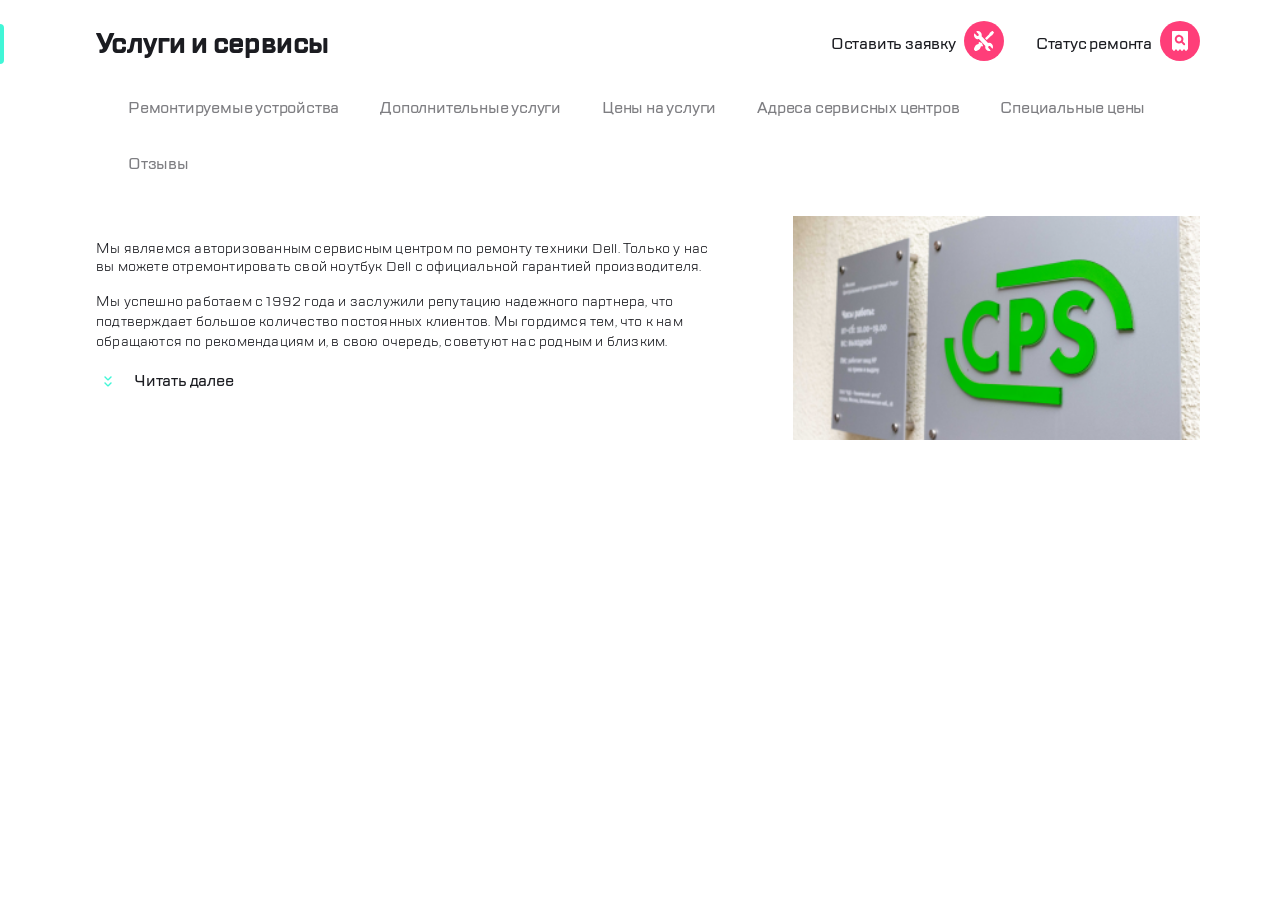
<file: index.html>
<!DOCTYPE html>
<html lang="ru">
  <head>
    <meta charset="UTF-8" />
    <meta name="viewport" content="width=device-width, initial-scale=1.0" />
    <title>Услуги и сервисы</title>
    <link rel="stylesheet" href="./css/reset.css" />
    <link rel="stylesheet" href="./css/style.css" />
  </head>
  <body>
    <header class="header">
      <div class="header__wrapper">
        <div class="header__left">
          <button class="header__menu"></button>
          <div class="header__logo">
            <img
              class="header__logo-img"
              src="./img/svg/logo.png"
              alt="Логотип CPS"
            />
          </div>
        </div>

        <div class="header-right">
          <button class="header-call"></button>
          <button class="header-chat"></button>
          <button class="header-profile"></button>
          <div class="header-divider"></div>
          <button class="header-repair"></button>
          <button class="header-checkstatus"></button>
        </div>
      </div>
    </header>
    <main class="main">
      <div class="main__title">
        <h1 class="main__title-left">Услуги и сервисы</h1>
        <ul class="main__title-list">
          <li class="main__title-item">
            <span class="main__title-text">Оставить заявку </span>
            <div class="main__title-svg">
              <button class="main__title-btn"></button>
            </div>
          </li>
          <li class="main__title-item">
            <span class="main__title-text-two">Статус ремонта </span>
            <div class="main__title-svg-two">
              <button class="main__title-btn-two"></button>
            </div>
          </li>
        </ul>
      </div>
      <nav class="main__nav">
        <ul class="main__list">
          <li class="main__item">Ремонтируемые устройства</li>
          <li class="main__item">Дополнительные услуги</li>
          <li class="main__item">Цены на услуги</li>
          <li class="main__item">Адреса сервисных центров</li>
          <li class="main__item">Специальные цены</li>
          <li class="main__item">Отзывы</li>
        </ul>
      </nav>
      <section class="main__content">
        <div class="main__description">
          <p class="main__description-text">
            Мы являемся авторизованным сервисным центром по ремонту техники
            Dell. Только у нас вы можете отремонтировать свой ноутбук Dell с
            официальной гарантией производителя.
          </p>
          <p class="main__description-text-one">
            Мы успешно работаем с 1992 года и заслужили репутацию надежного
            партнера.
          </p>
          <p class="main__description-text-two">
            Мы успешно работаем с 1992 года и заслужили репутацию надежного
            партнера, что подтверждает большое количество постоянных клиентов.
            Мы гордимся тем, что к нам обращаются по рекомендациям и, в свою
            очередь, советуют нас родным и близким.
          </p>
          <div class="main__btn">
            <button class="main__btn-text">Читать далее</button>
          </div>
        </div>
        <img class="main__content-img" src="./img/svg/mg.png" alt="mg" />
      </section>
    </main>
  </body>
</html>
</file>
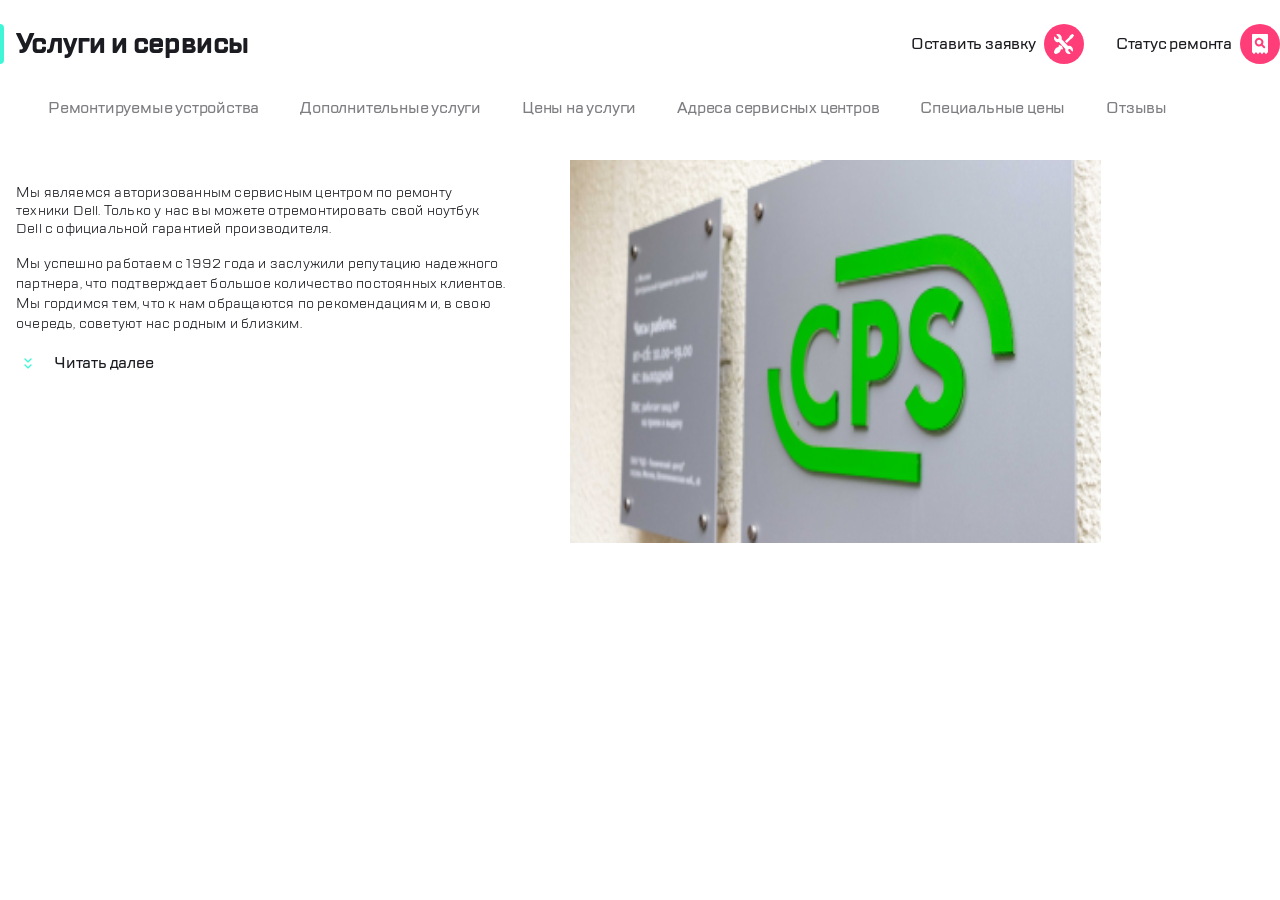
<file: Практическая задача 3.1.4/index.html>
<!DOCTYPE html>
<html lang="ru">
  <head>
    <meta charset="UTF-8" />
    <meta name="viewport" content="width=device-width, initial-scale=1.0" />
    <title>Услуги и сервисы</title>
    <link rel="stylesheet" href="./css/reset.css" />
    <link rel="stylesheet" href="./css/style.css" />
  </head>
  <body>
    <header class="header">
      <div class="header__wrapper">
        <div class="header-left">
          <div class="header-menu">
            <button class="header-menu__btn">
              <img
                class="header-menu__img"
                src="./img/svg/menu.svg"
                alt="Меню"
                name="menu"
              />
            </button>
          </div>
          <div class="header-logo">
            <img
              class="header-logo__img"
              src="./img/svg/logo.png"
              alt="Логотип CPS"
              name="Логотип CPS"
            />
          </div>
          <div class="header-divider">
            <img
              class="header-divider__img"
              src="./img/svg/divider.svg"
              alt="Разделитель"
              name="Разделитель"
            />
          </div>
        </div>

        <div class="header-right">
          <button class="header-call">
            <img
              class="header-call__img"
              src="./img/svg/call.svg"
              alt="Звонок"
              name="Звонок"
            />
            <button class="header-chat">
              <img
                class="header-chat__img"
                src="./img/svg/chat.svg"
                alt="Чат"
                name="Чат"
              /><button class="header-profile">
                <img
                  class="header-profile__img"
                  src="./img/svg/profile.svg"
                  alt="Профиль"
                  name="Профиль"
                />
          </button>
          <div class="header-divider1">
            <img
              class="header-divider1__img"
              src="./img/svg/divider.svg"
              alt="Разделитель"
              name="Разделитель"
            />
          </div>


          <button class="header-repair">
            <img
              class="header-repair__img"
              src="./img/svg/repair.svg"
              alt="Ремонт"
              name="Ремонт"
            />
          </button>
          <button class="header-checkstatus">
            <img
              class="header-checkstatus__img"
              src="./img/svg/checkstatus.svg"
              alt="Проверка состояния"
              name="Проверка состояния"
            />
          </button>
        </div>
      </div>
    </header>
    <main class="main">
      <div class="main__title"> 
      <h1 class="main__title-left">Услуги и сервисы</h1>


      <ul class="main__title-list">
        <li class="main__title-item">
        <span class="main__title-text">Оставить заявку </span>
        <div class="main__title-svg">
          <button class="main__title-btn">
          <img class="main__title-img" src="./img/svg/repair.svg" alt="Ремонт" name="Ремонт">
        </button>
        </div>
        </li>
        
        <li class="main__title-item">
          <span class="main__title-text1">Статус ремонта </span>
          <div class="main__title-svg1">
            <button class="main__title-btn1">
            <img class="main__title-img1" src="./img/svg/checkstatus.svg" alt="Проверка состояния" name="Проверка состояния">
          </button>
          </div>
          </li>
      </ul>
    </div>

      <nav class="main__nav">
        <ul class="main__list">
          <li class="main__item">Ремонтируемые устройства</li>
          <li class="main__item">Дополнительные услуги</li>
          <li class="main__item">Цены на услуги</li>
          <li class="main__item">Адреса сервисных центров</li>
          <li class="main__item">Специальные цены</li>
          <li class="main__item">Отзывы</li>
          
        </ul>
      </nav>
      <section class="main__content">
        <div class="main__description">
          <p class="main__description-text">
            Мы являемся авторизованным сервисным центром по ремонту техники
            Dell. Только у нас вы можете отремонтировать свой ноутбук Dell с
            официальной гарантией производителя.
          </p>
          <p class="main__description-text1">
            Мы успешно работаем с 1992 года и заслужили репутацию надежного партнера.
          </p>

          <p class="main__description-text2">
            Мы успешно работаем с 1992 года и заслужили репутацию надежного партнера, что подтверждает большое количество постоянных клиентов. Мы гордимся тем, что к нам обращаются по рекомендациям и, в свою очередь, советуют нас родным и близким.
          </p>



          <div class="main__btn">
            <img
              class="main__btn-img"
              src="./img/svg/expand.svg"
              alt="Расширять"
              name="Расширять"
            />

            <button class="main__btn-text">Читать далее</button>
          </div>
        </div>
        <img class="main__content-img" src="./img/svg/mg.png" alt="mg" />
      </section>
    </main>
  </body>
</html>
</file>
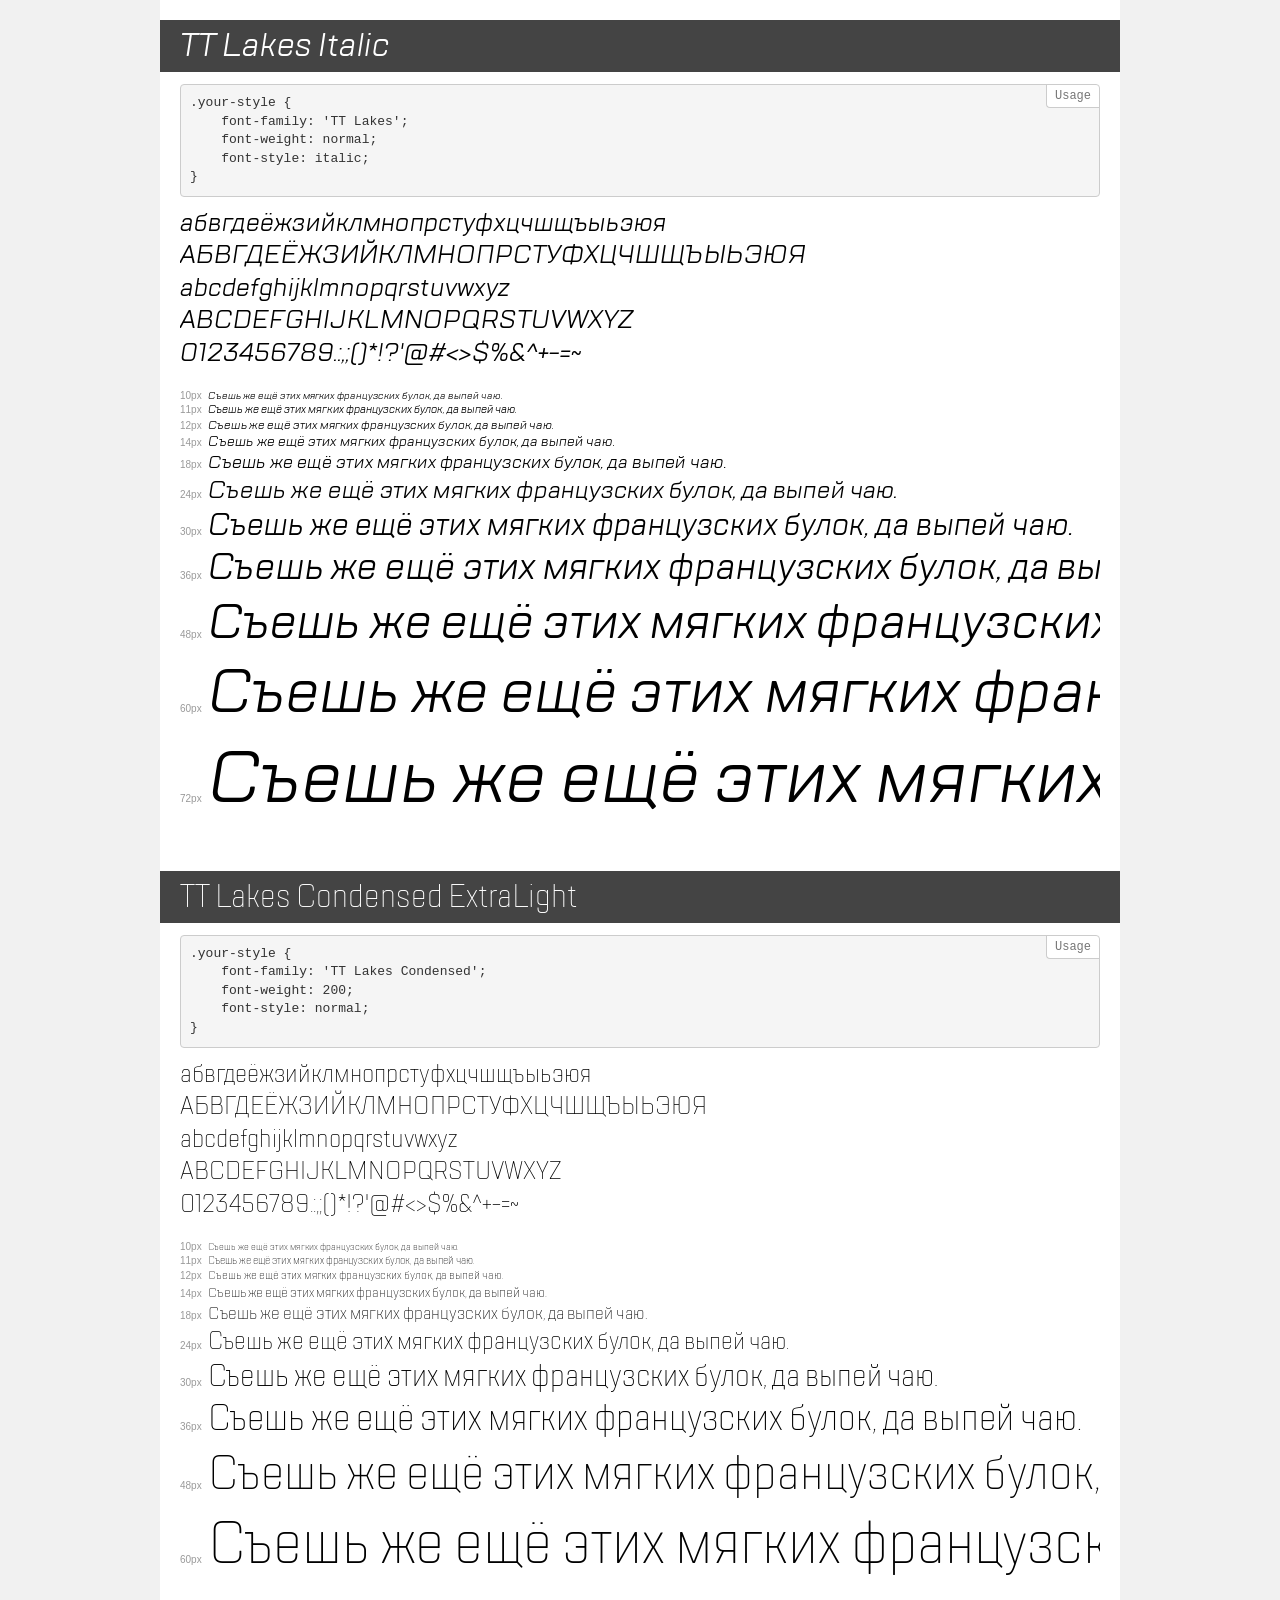
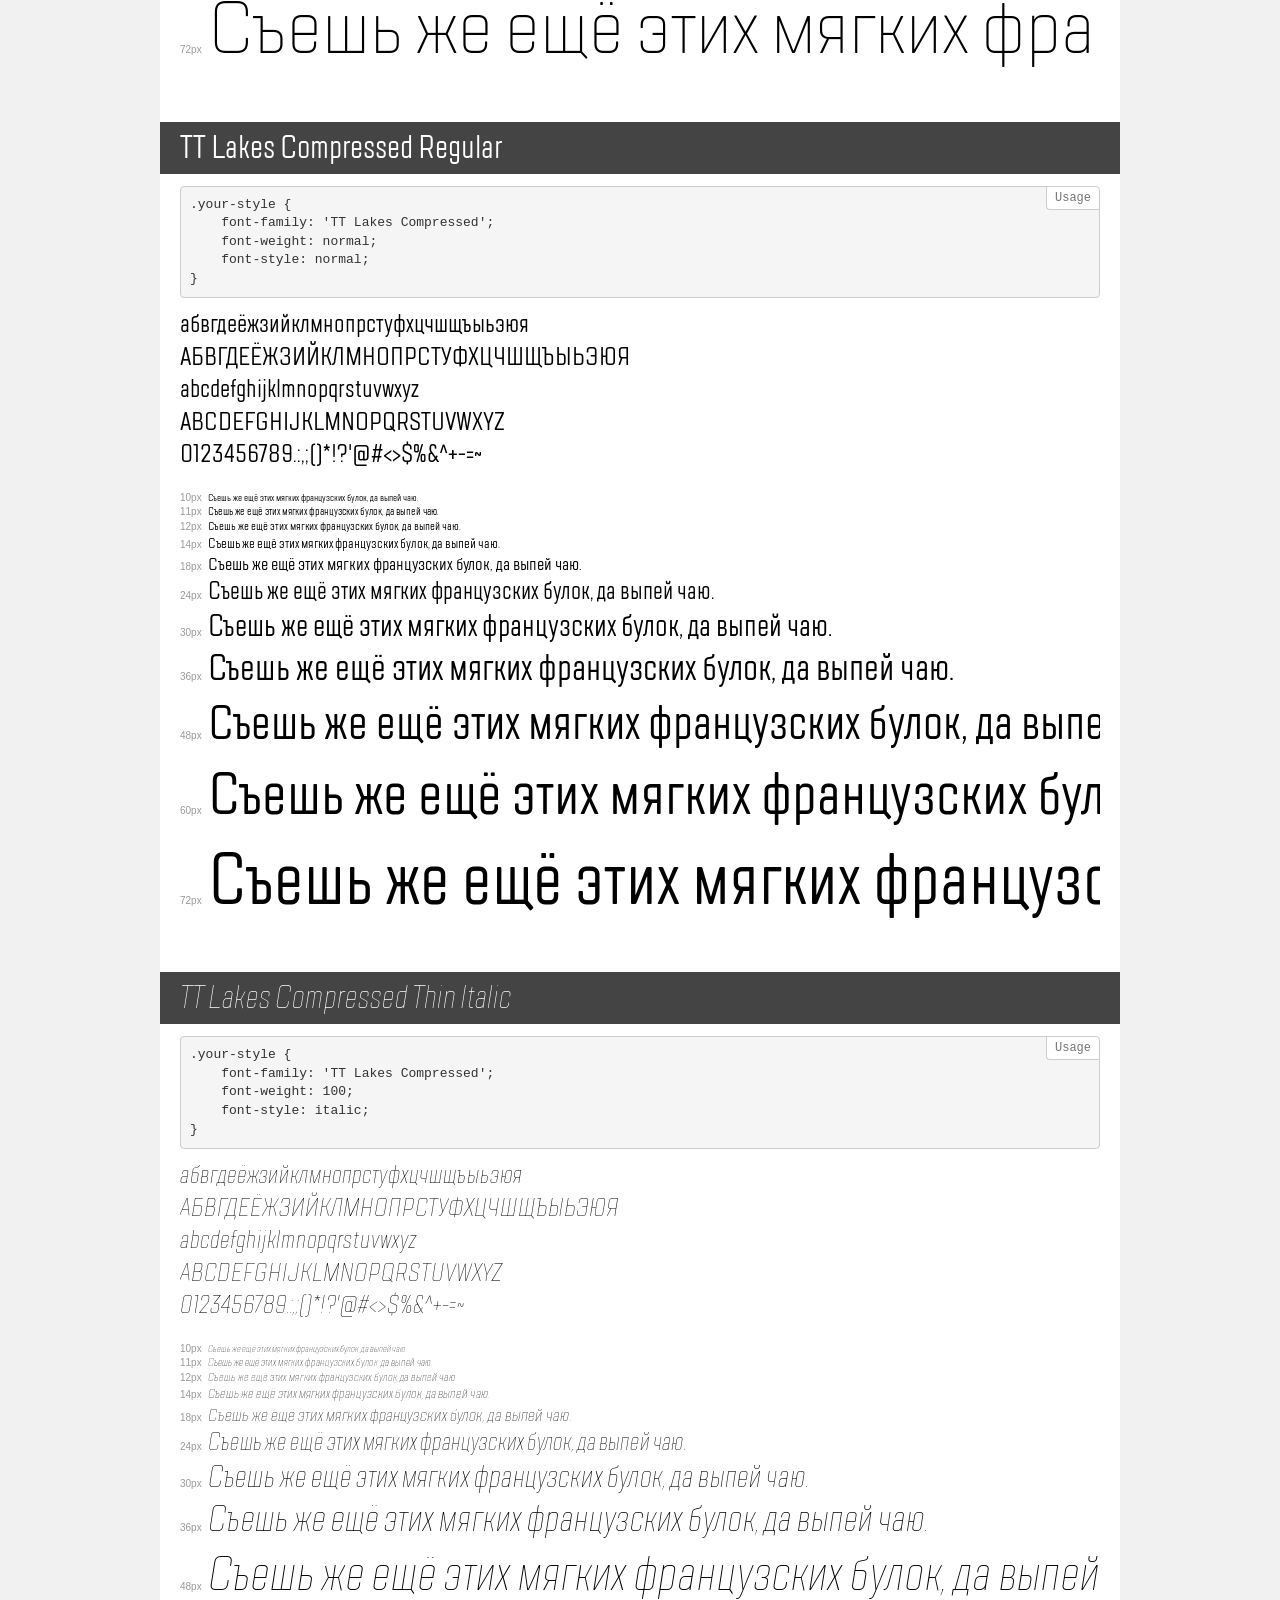
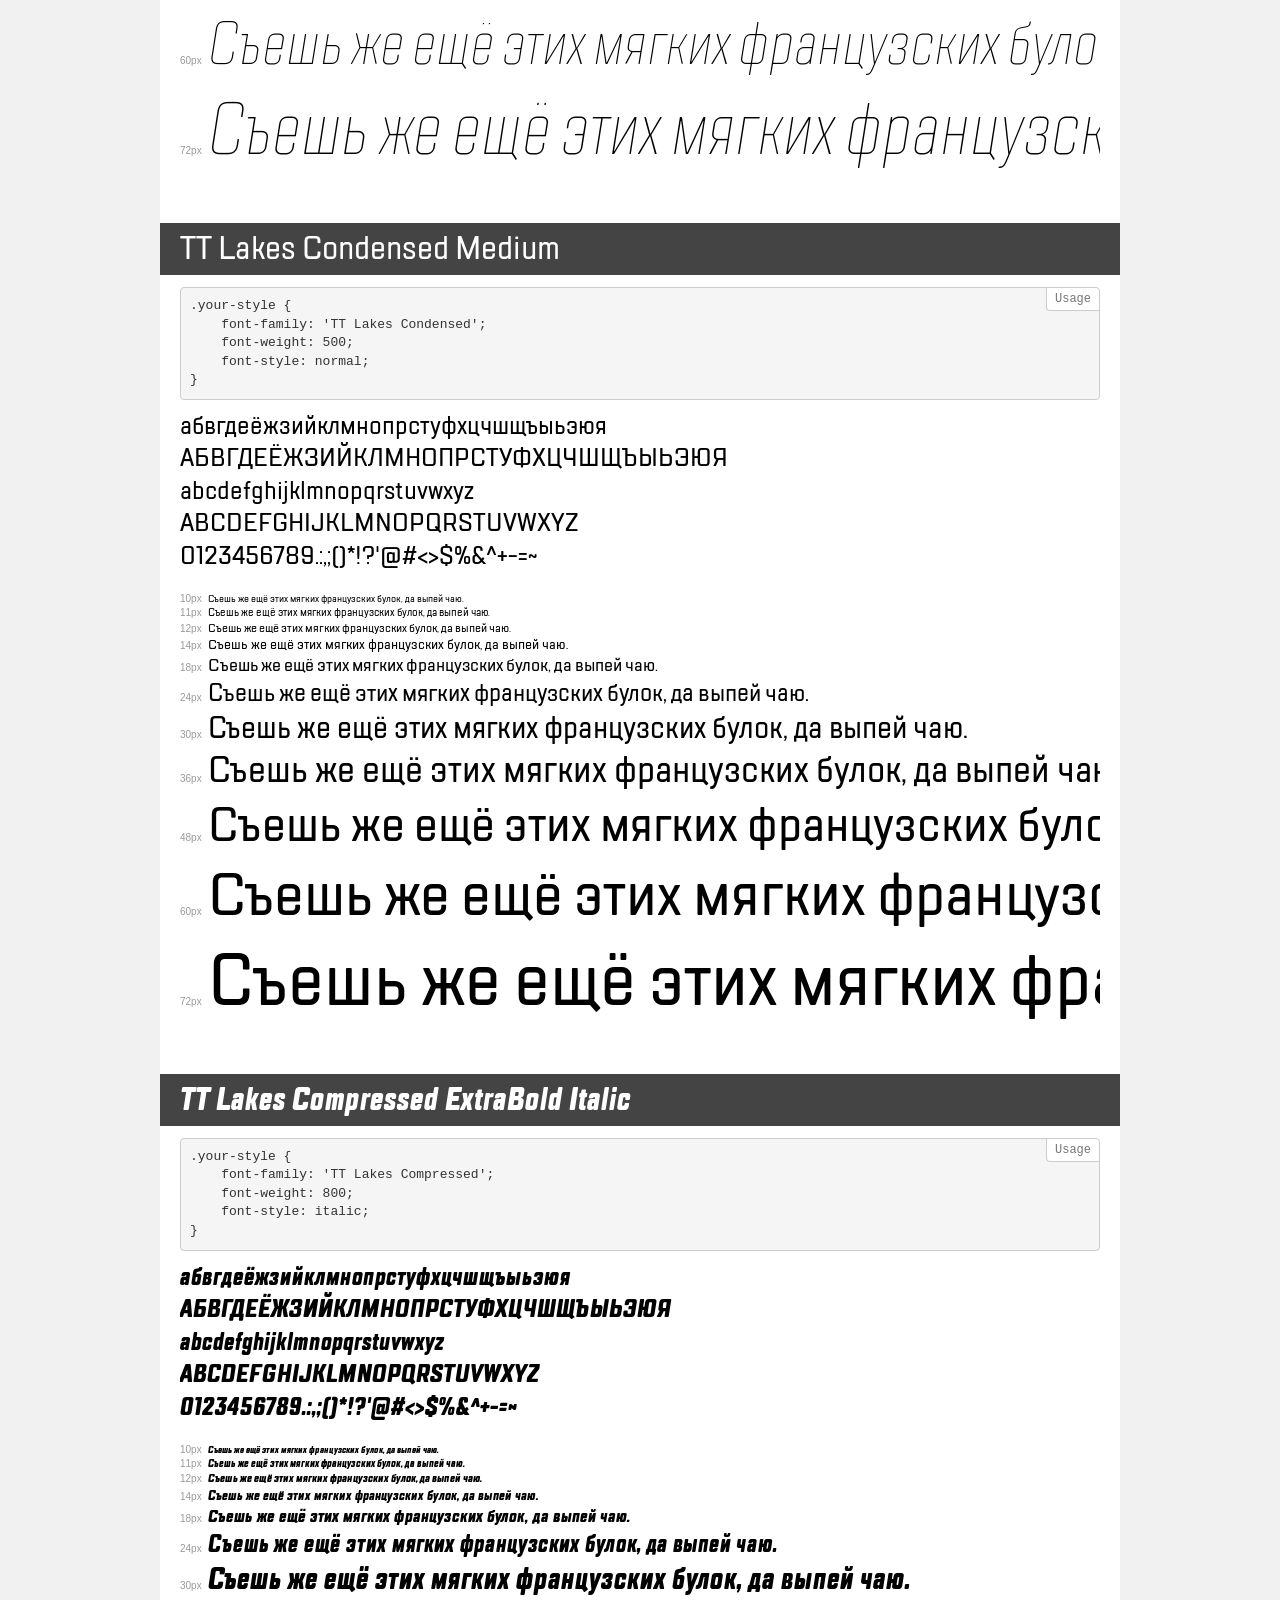
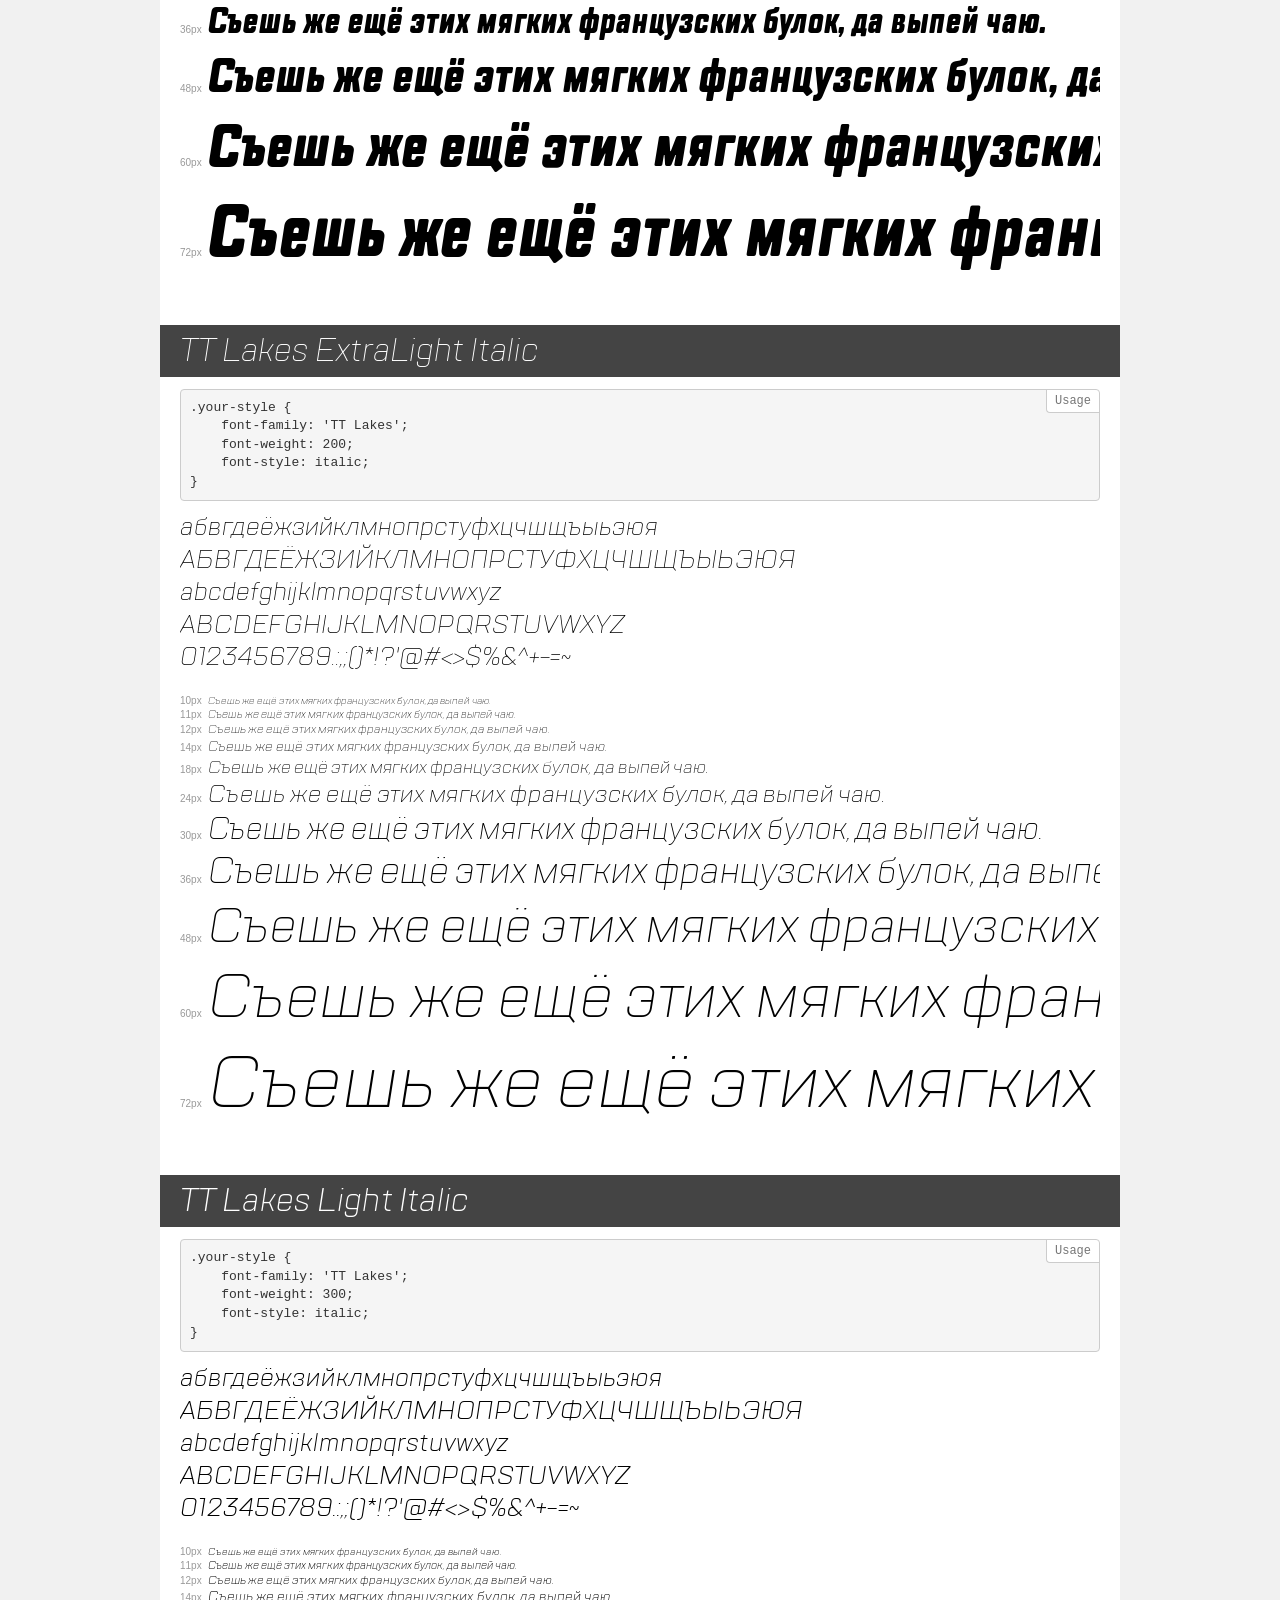
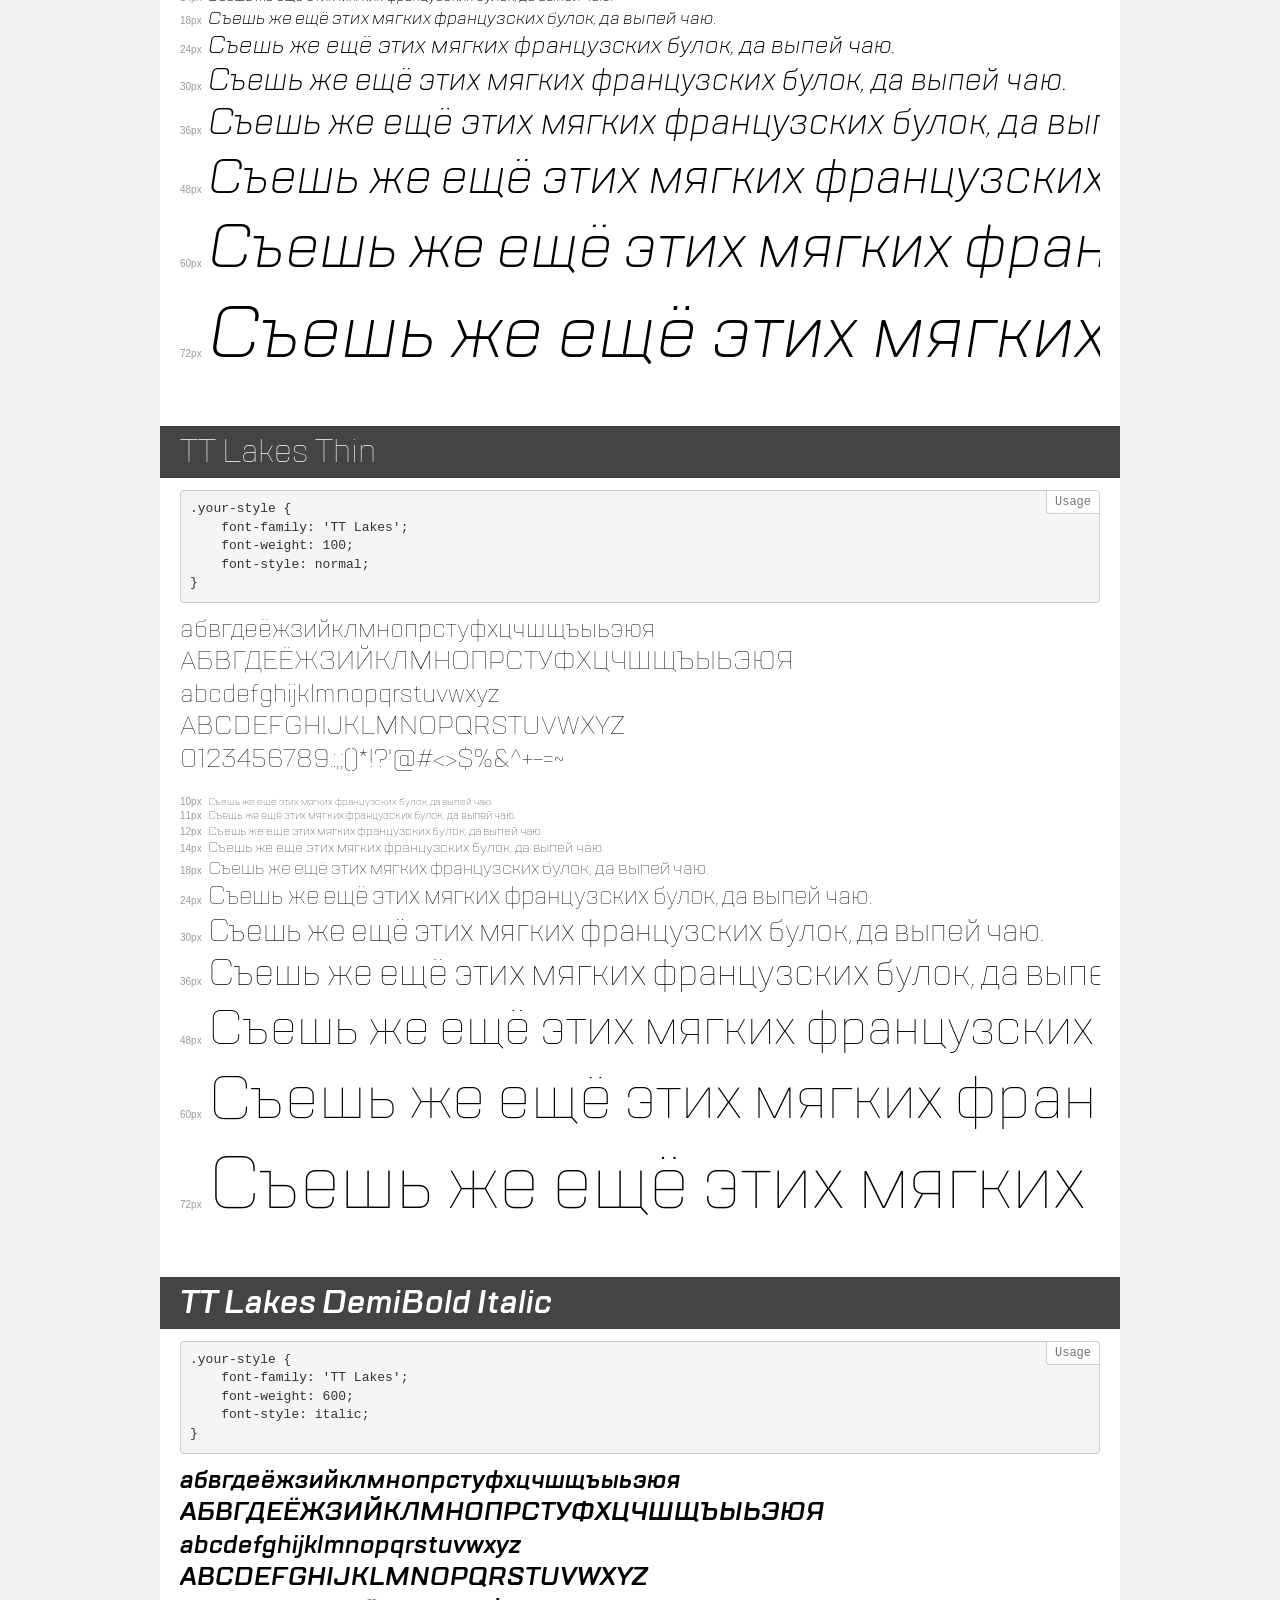
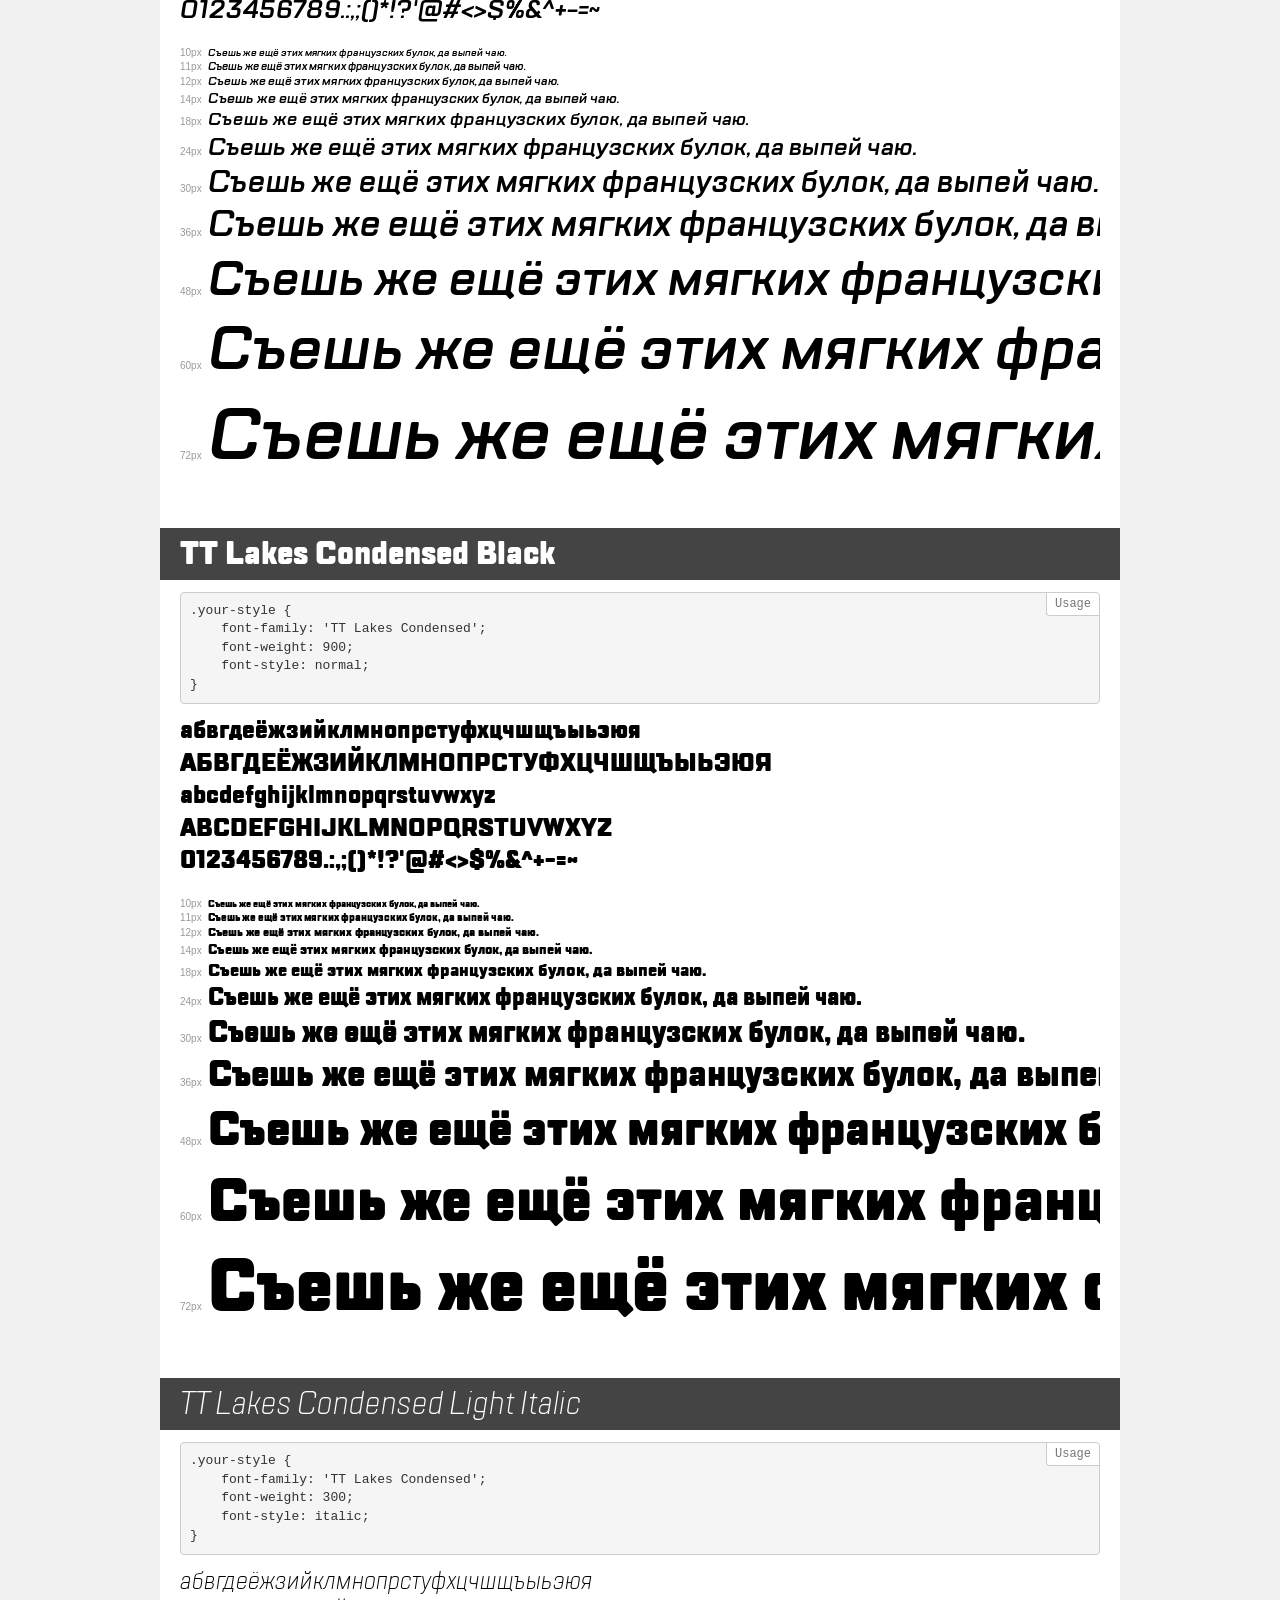
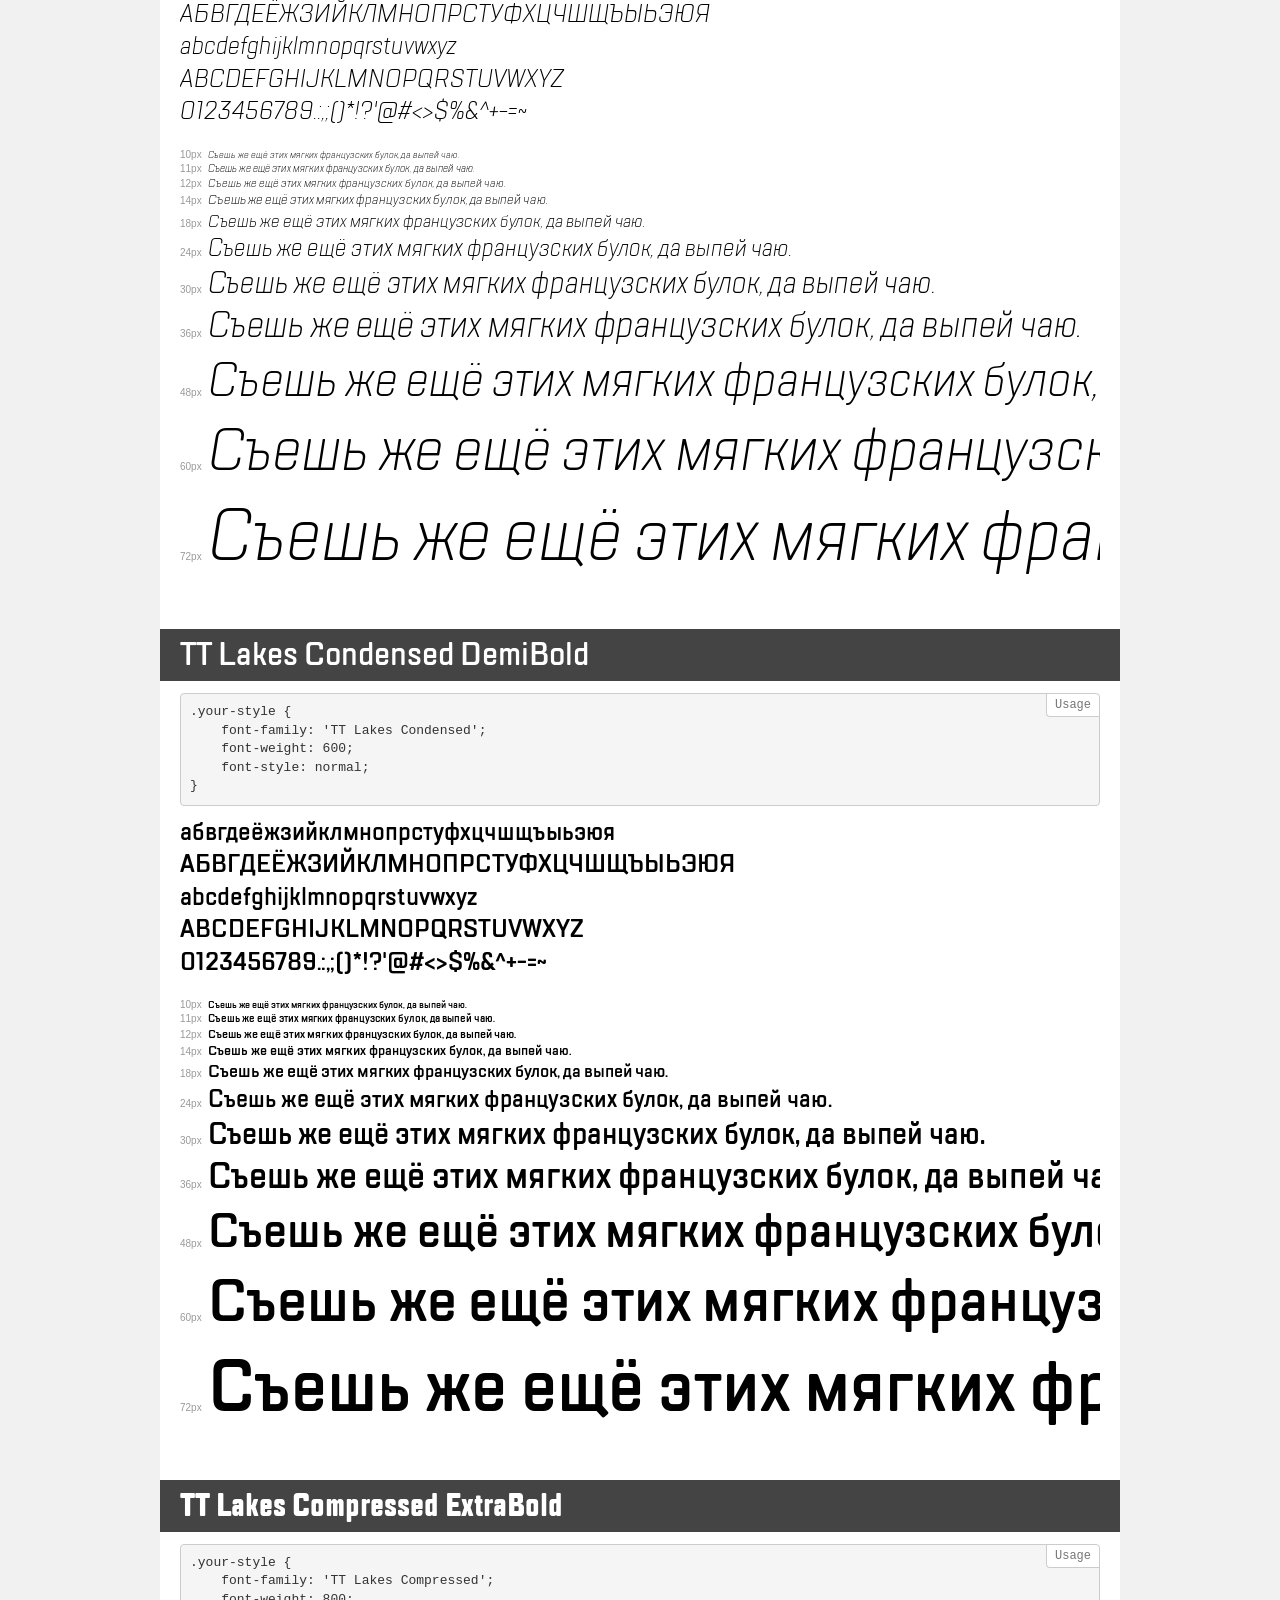
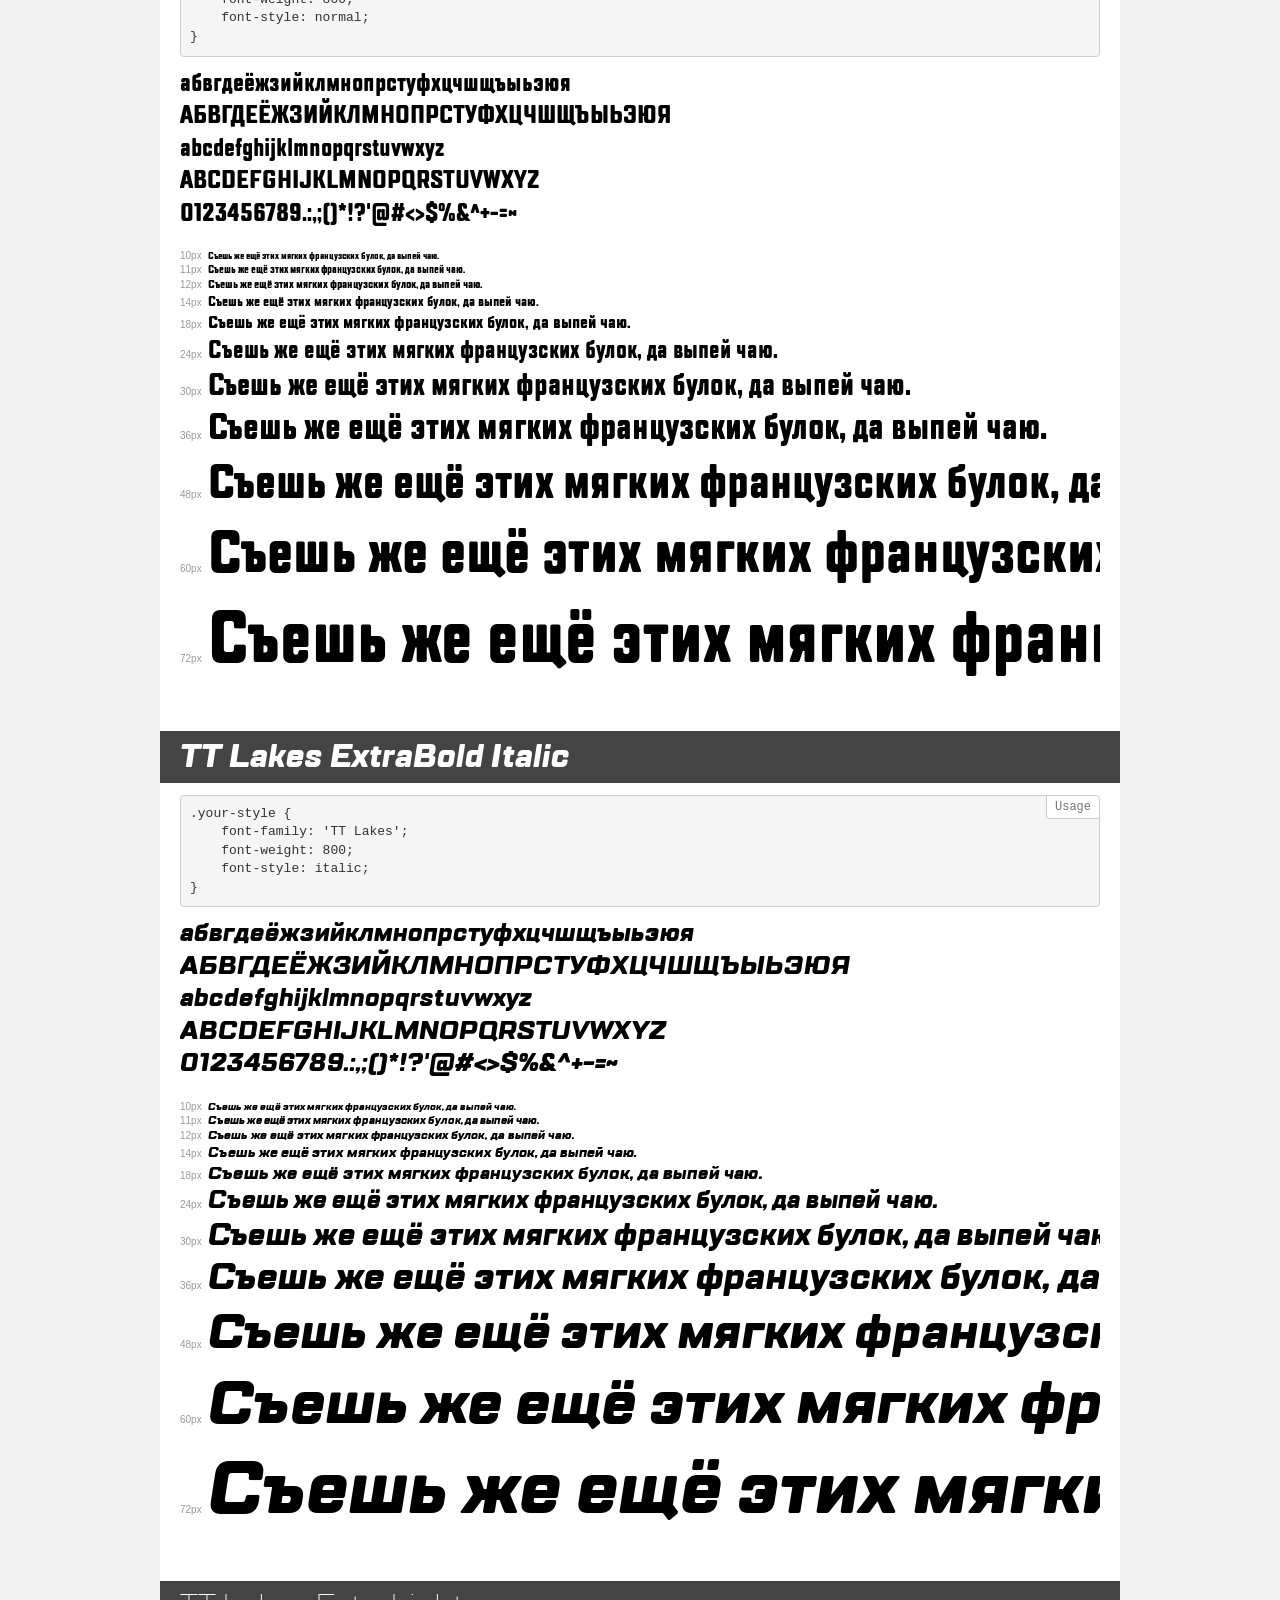
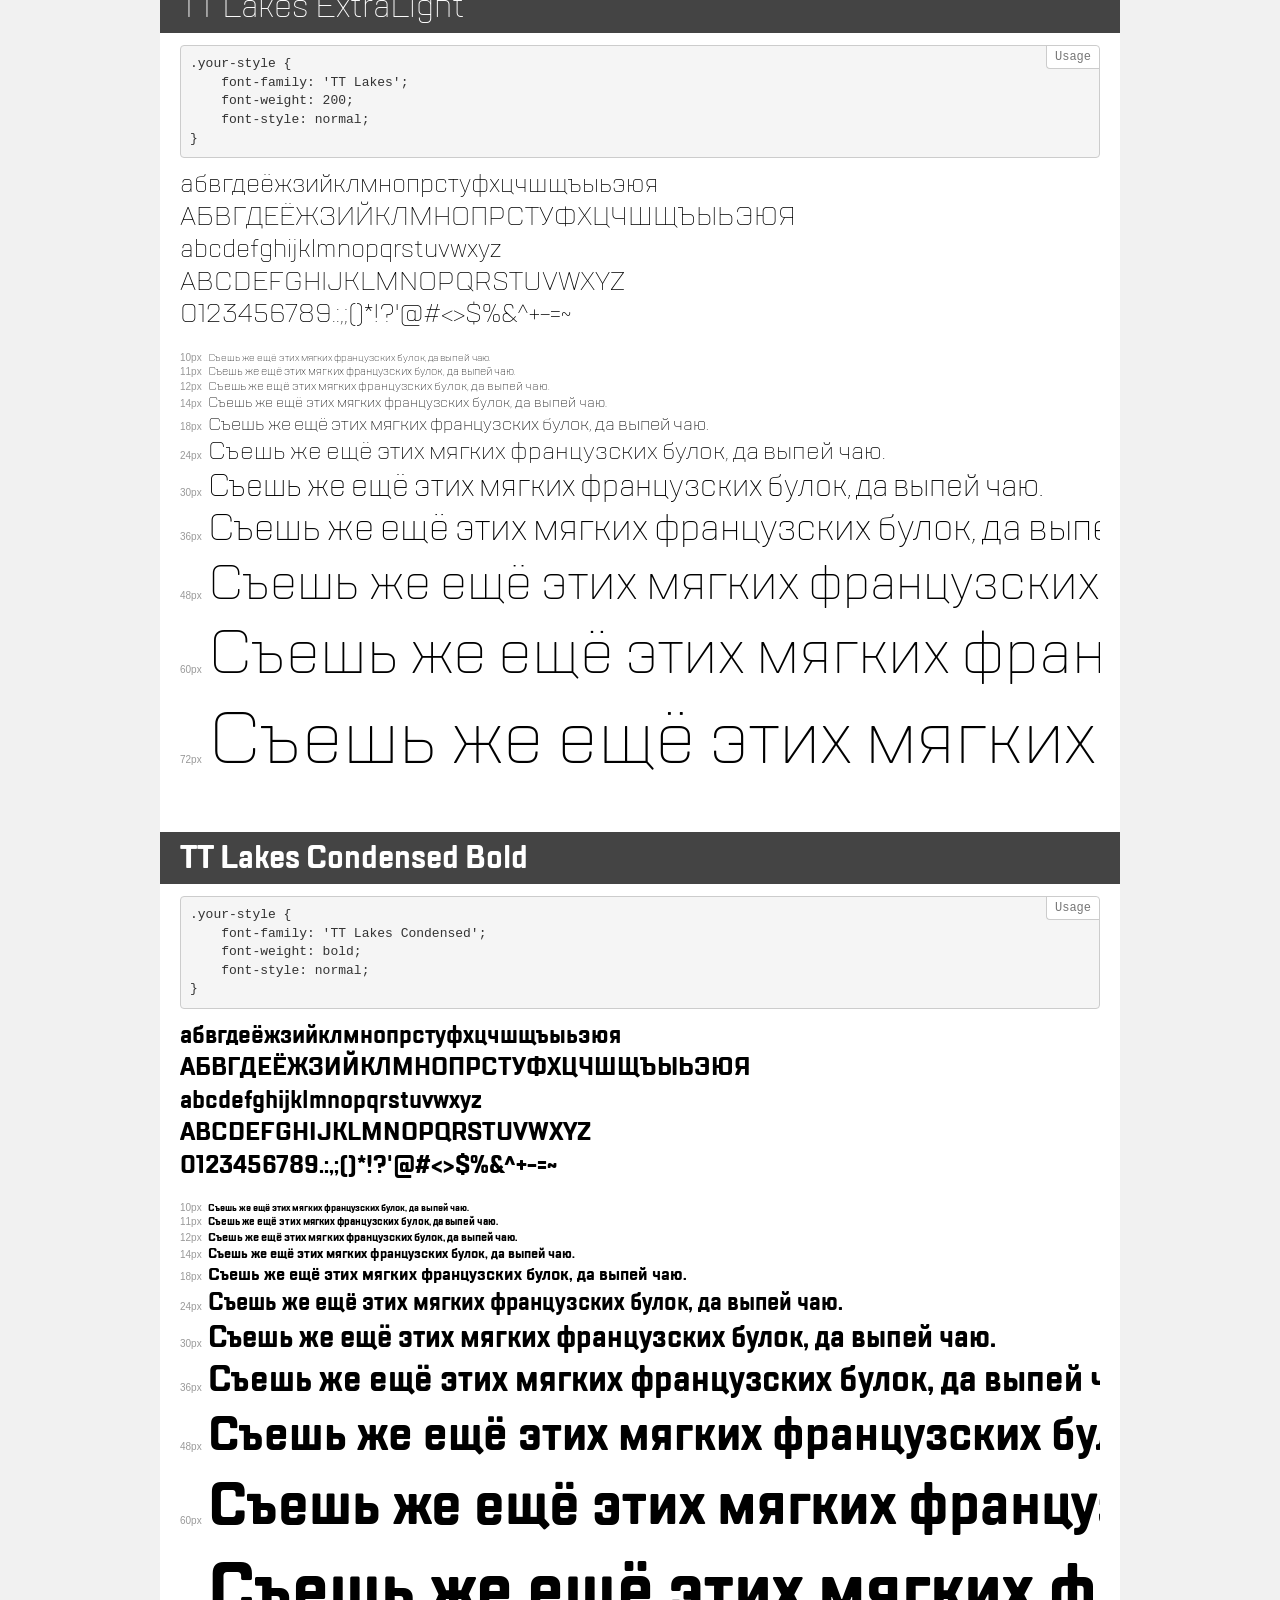
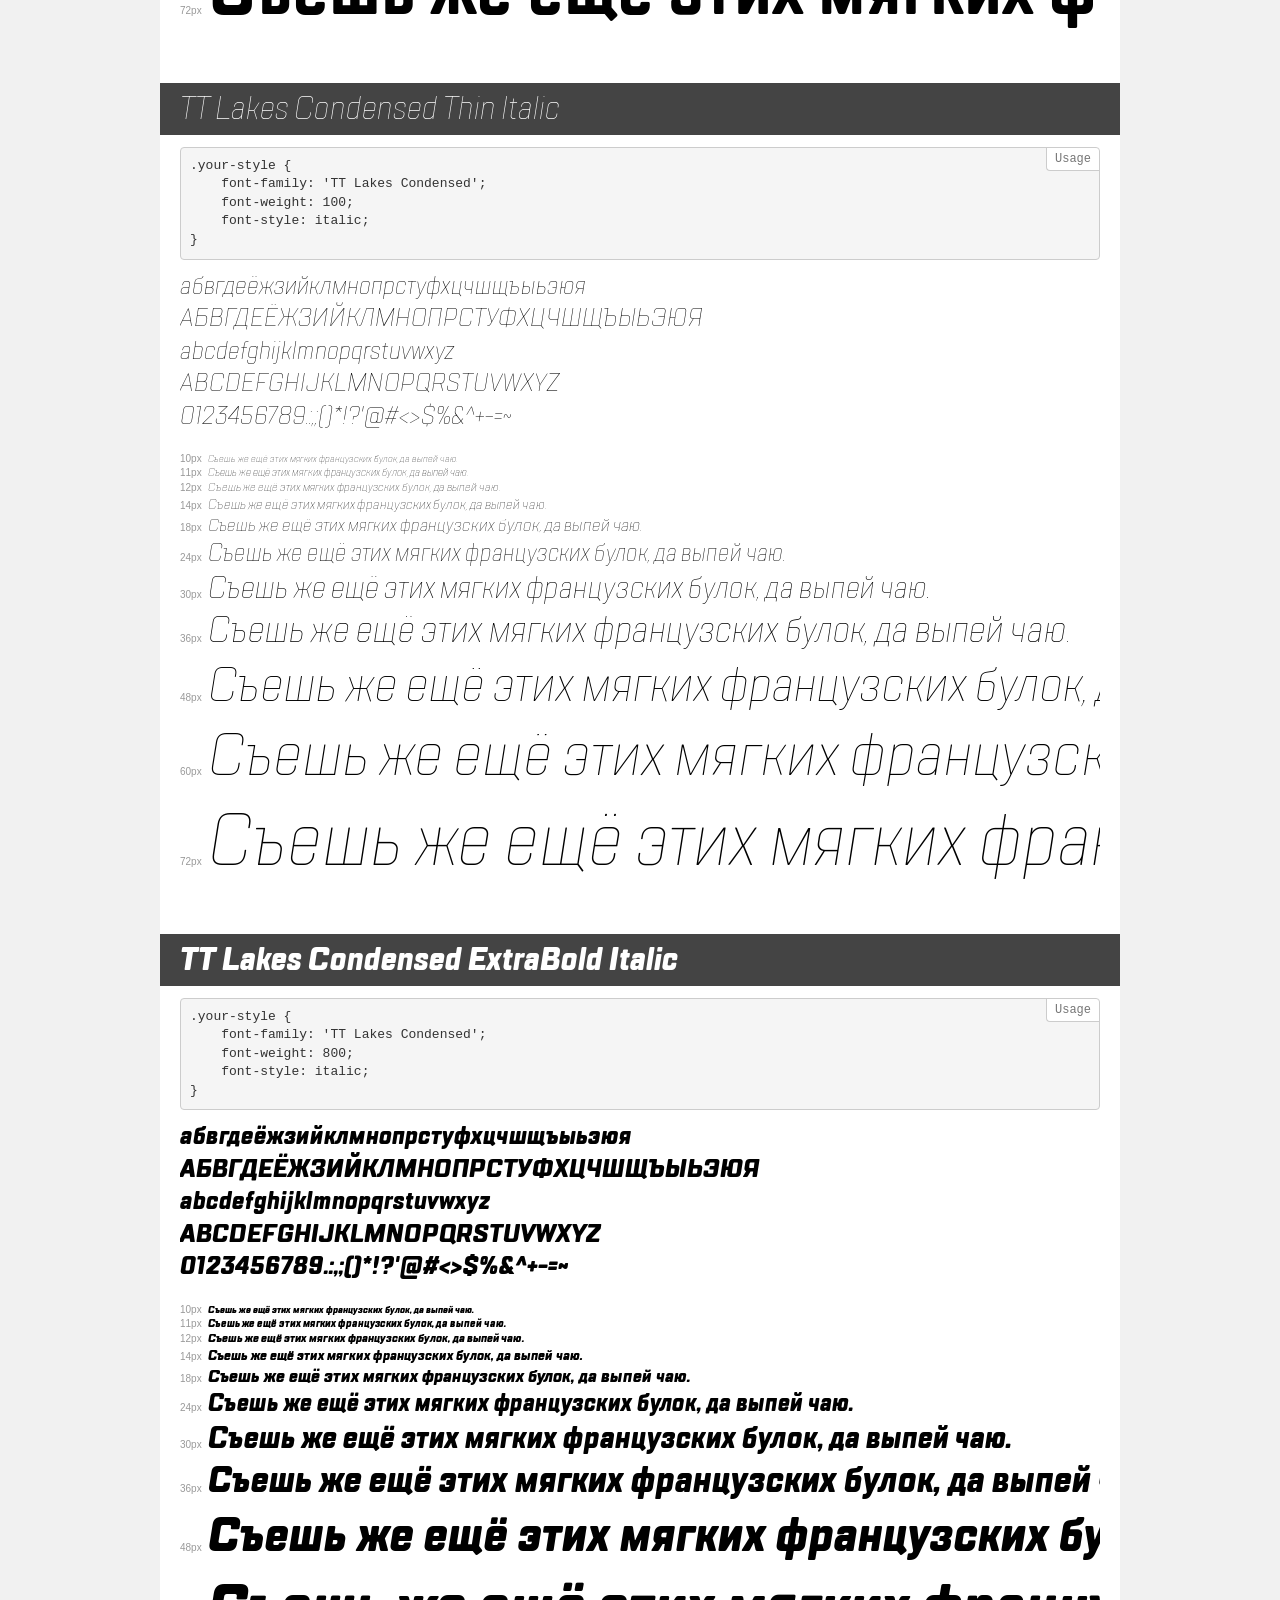
<file: Практическая задача 3.1.4/fonts/demo.html>
<!DOCTYPE html>
<html>
<head>
    <meta charset="utf-8">
    <meta http-equiv="X-UA-Compatible" content="IE=edge">
    <meta name="viewport" content="width=device-width, initial-scale=1">
    <meta name="robots" content="noindex, noarchive">
    <meta name="format-detection" content="telephone=no">
    <title>Transfonter demo</title>
    <link href="stylesheet.css" rel="stylesheet">
    <style>
        /*
        http://meyerweb.com/eric/tools/css/reset/
        v2.0 | 20110126
        License: none (public domain)
        */
        html, body, div, span, applet, object, iframe,
        h1, h2, h3, h4, h5, h6, p, blockquote, pre,
        a, abbr, acronym, address, big, cite, code,
        del, dfn, em, img, ins, kbd, q, s, samp,
        small, strike, strong, sub, sup, tt, var,
        b, u, i, center,
        dl, dt, dd, ol, ul, li,
        fieldset, form, label, legend,
        table, caption, tbody, tfoot, thead, tr, th, td,
        article, aside, canvas, details, embed,
        figure, figcaption, footer, header, hgroup,
        menu, nav, output, ruby, section, summary,
        time, mark, audio, video {
            margin: 0;
            padding: 0;
            border: 0;
            font-size: 100%;
            font: inherit;
            vertical-align: baseline;
        }
        /* HTML5 display-role reset for older browsers */
        article, aside, details, figcaption, figure,
        footer, header, hgroup, menu, nav, section {
            display: block;
        }
        body {
            line-height: 1;
        }
        ol, ul {
            list-style: none;
        }
        blockquote, q {
            quotes: none;
        }
        blockquote:before, blockquote:after,
        q:before, q:after {
            content: '';
            content: none;
        }
        table {
            border-collapse: collapse;
            border-spacing: 0;
        }
        /* common styles */
        body {
            background: #f1f1f1;
            color: #000;
        }
        .page {
            background: #fff;
            width: 920px;
            margin: 0 auto;
            padding: 20px 20px 0 20px;
            overflow: hidden;
        }
        .font-container {
            overflow-x: auto;
            overflow-y: hidden;
            margin-bottom: 40px;
            line-height: 1.3;
            white-space: nowrap;
            padding-bottom: 5px;
        }
        h1 {
            position: relative;
            background: #444;
            font-size: 32px;
            color: #fff;
            padding: 10px 20px;
            margin: 0 -20px 12px -20px;
        }
        .letters {
            font-size: 25px;
            margin-bottom: 20px;
        }
        .s10:before {
            content: '10px';
        }
        .s11:before {
            content: '11px';
        }
        .s12:before {
            content: '12px';
        }
        .s14:before {
            content: '14px';
        }
        .s18:before {
            content: '18px';
        }
        .s24:before {
            content: '24px';
        }
        .s30:before {
            content: '30px';
        }
        .s36:before {
            content: '36px';
        }
        .s48:before {
            content: '48px';
        }
        .s60:before {
            content: '60px';
        }
        .s72:before {
            content: '72px';
        }
        .s10:before, .s11:before, .s12:before, .s14:before,
        .s18:before, .s24:before, .s30:before, .s36:before,
        .s48:before, .s60:before, .s72:before {
            font-family: Arial, sans-serif;
            font-size: 10px;
            font-weight: normal;
            font-style: normal;
            color: #999;
            padding-right: 6px;
        }
        pre {
            display: block;
            position: relative;
            padding: 9px;
            margin: 0 0 10px;
            font-family: Monaco, Menlo, Consolas, "Courier New", monospace !important;
            font-size: 13px;
            line-height: 1.428571429;
            color: #333;
            font-weight: normal !important;
            font-style: normal !important;
            background-color: #f5f5f5;
            border: 1px solid #ccc;
            overflow-x: auto;
            border-radius: 4px;
        }
        pre:after {
            display: block;
            position: absolute;
            right: 0;
            top: 0;
            content: 'Usage';
            line-height: 1;
            padding: 5px 8px;
            font-size: 12px;
            color: #767676;
            background-color: #fff;
            border: 1px solid #ccc;
            border-right: none;
            border-top: none;
            border-radius: 0 4px 0 4px;
            z-index: 10;
        }
        /* responsive */
        @media (max-width: 959px) {
            .page {
                width: auto;
                margin: 0;
            }
        }
    </style>
</head>
<body>
<div class="page">
    <div class="demo" style="font-family: 'TT Lakes'; font-weight: normal; font-style: italic;">
        <h1>TT Lakes Italic</h1>
        <pre>.your-style {
    font-family: 'TT Lakes';
    font-weight: normal;
    font-style: italic;
}</pre>
        <div class="font-container">
            <p class="letters">
                абвгдеёжзийклмнопрстуфхцчшщъыьэюя<br>
АБВГДЕЁЖЗИЙКЛМНОПРСТУФХЦЧШЩЪЫЬЭЮЯ<br>
abcdefghijklmnopqrstuvwxyz<br>
ABCDEFGHIJKLMNOPQRSTUVWXYZ<br>
                0123456789.:,;()*!?'@#<>$%&^+-=~
            </p>
            <p class="s10" style="font-size: 10px;">Съешь же ещё этих мягких французских булок, да выпей чаю.</p>
            <p class="s11" style="font-size: 11px;">Съешь же ещё этих мягких французских булок, да выпей чаю.</p>
            <p class="s12" style="font-size: 12px;">Съешь же ещё этих мягких французских булок, да выпей чаю.</p>
            <p class="s14" style="font-size: 14px;">Съешь же ещё этих мягких французских булок, да выпей чаю.</p>
            <p class="s18" style="font-size: 18px;">Съешь же ещё этих мягких французских булок, да выпей чаю.</p>
            <p class="s24" style="font-size: 24px;">Съешь же ещё этих мягких французских булок, да выпей чаю.</p>
            <p class="s30" style="font-size: 30px;">Съешь же ещё этих мягких французских булок, да выпей чаю.</p>
            <p class="s36" style="font-size: 36px;">Съешь же ещё этих мягких французских булок, да выпей чаю.</p>
            <p class="s48" style="font-size: 48px;">Съешь же ещё этих мягких французских булок, да выпей чаю.</p>
            <p class="s60" style="font-size: 60px;">Съешь же ещё этих мягких французских булок, да выпей чаю.</p>
            <p class="s72" style="font-size: 72px;">Съешь же ещё этих мягких французских булок, да выпей чаю.</p>
        </div>
    </div>
    <div class="demo" style="font-family: 'TT Lakes Condensed'; font-weight: 200; font-style: normal;">
        <h1>TT Lakes Condensed ExtraLight</h1>
        <pre>.your-style {
    font-family: 'TT Lakes Condensed';
    font-weight: 200;
    font-style: normal;
}</pre>
        <div class="font-container">
            <p class="letters">
                абвгдеёжзийклмнопрстуфхцчшщъыьэюя<br>
АБВГДЕЁЖЗИЙКЛМНОПРСТУФХЦЧШЩЪЫЬЭЮЯ<br>
abcdefghijklmnopqrstuvwxyz<br>
ABCDEFGHIJKLMNOPQRSTUVWXYZ<br>
                0123456789.:,;()*!?'@#<>$%&^+-=~
            </p>
            <p class="s10" style="font-size: 10px;">Съешь же ещё этих мягких французских булок, да выпей чаю.</p>
            <p class="s11" style="font-size: 11px;">Съешь же ещё этих мягких французских булок, да выпей чаю.</p>
            <p class="s12" style="font-size: 12px;">Съешь же ещё этих мягких французских булок, да выпей чаю.</p>
            <p class="s14" style="font-size: 14px;">Съешь же ещё этих мягких французских булок, да выпей чаю.</p>
            <p class="s18" style="font-size: 18px;">Съешь же ещё этих мягких французских булок, да выпей чаю.</p>
            <p class="s24" style="font-size: 24px;">Съешь же ещё этих мягких французских булок, да выпей чаю.</p>
            <p class="s30" style="font-size: 30px;">Съешь же ещё этих мягких французских булок, да выпей чаю.</p>
            <p class="s36" style="font-size: 36px;">Съешь же ещё этих мягких французских булок, да выпей чаю.</p>
            <p class="s48" style="font-size: 48px;">Съешь же ещё этих мягких французских булок, да выпей чаю.</p>
            <p class="s60" style="font-size: 60px;">Съешь же ещё этих мягких французских булок, да выпей чаю.</p>
            <p class="s72" style="font-size: 72px;">Съешь же ещё этих мягких французских булок, да выпей чаю.</p>
        </div>
    </div>
    <div class="demo" style="font-family: 'TT Lakes Compressed'; font-weight: normal; font-style: normal;">
        <h1>TT Lakes Compressed Regular</h1>
        <pre>.your-style {
    font-family: 'TT Lakes Compressed';
    font-weight: normal;
    font-style: normal;
}</pre>
        <div class="font-container">
            <p class="letters">
                абвгдеёжзийклмнопрстуфхцчшщъыьэюя<br>
АБВГДЕЁЖЗИЙКЛМНОПРСТУФХЦЧШЩЪЫЬЭЮЯ<br>
abcdefghijklmnopqrstuvwxyz<br>
ABCDEFGHIJKLMNOPQRSTUVWXYZ<br>
                0123456789.:,;()*!?'@#<>$%&^+-=~
            </p>
            <p class="s10" style="font-size: 10px;">Съешь же ещё этих мягких французских булок, да выпей чаю.</p>
            <p class="s11" style="font-size: 11px;">Съешь же ещё этих мягких французских булок, да выпей чаю.</p>
            <p class="s12" style="font-size: 12px;">Съешь же ещё этих мягких французских булок, да выпей чаю.</p>
            <p class="s14" style="font-size: 14px;">Съешь же ещё этих мягких французских булок, да выпей чаю.</p>
            <p class="s18" style="font-size: 18px;">Съешь же ещё этих мягких французских булок, да выпей чаю.</p>
            <p class="s24" style="font-size: 24px;">Съешь же ещё этих мягких французских булок, да выпей чаю.</p>
            <p class="s30" style="font-size: 30px;">Съешь же ещё этих мягких французских булок, да выпей чаю.</p>
            <p class="s36" style="font-size: 36px;">Съешь же ещё этих мягких французских булок, да выпей чаю.</p>
            <p class="s48" style="font-size: 48px;">Съешь же ещё этих мягких французских булок, да выпей чаю.</p>
            <p class="s60" style="font-size: 60px;">Съешь же ещё этих мягких французских булок, да выпей чаю.</p>
            <p class="s72" style="font-size: 72px;">Съешь же ещё этих мягких французских булок, да выпей чаю.</p>
        </div>
    </div>
    <div class="demo" style="font-family: 'TT Lakes Compressed'; font-weight: 100; font-style: italic;">
        <h1>TT Lakes Compressed Thin Italic</h1>
        <pre>.your-style {
    font-family: 'TT Lakes Compressed';
    font-weight: 100;
    font-style: italic;
}</pre>
        <div class="font-container">
            <p class="letters">
                абвгдеёжзийклмнопрстуфхцчшщъыьэюя<br>
АБВГДЕЁЖЗИЙКЛМНОПРСТУФХЦЧШЩЪЫЬЭЮЯ<br>
abcdefghijklmnopqrstuvwxyz<br>
ABCDEFGHIJKLMNOPQRSTUVWXYZ<br>
                0123456789.:,;()*!?'@#<>$%&^+-=~
            </p>
            <p class="s10" style="font-size: 10px;">Съешь же ещё этих мягких французских булок, да выпей чаю.</p>
            <p class="s11" style="font-size: 11px;">Съешь же ещё этих мягких французских булок, да выпей чаю.</p>
            <p class="s12" style="font-size: 12px;">Съешь же ещё этих мягких французских булок, да выпей чаю.</p>
            <p class="s14" style="font-size: 14px;">Съешь же ещё этих мягких французских булок, да выпей чаю.</p>
            <p class="s18" style="font-size: 18px;">Съешь же ещё этих мягких французских булок, да выпей чаю.</p>
            <p class="s24" style="font-size: 24px;">Съешь же ещё этих мягких французских булок, да выпей чаю.</p>
            <p class="s30" style="font-size: 30px;">Съешь же ещё этих мягких французских булок, да выпей чаю.</p>
            <p class="s36" style="font-size: 36px;">Съешь же ещё этих мягких французских булок, да выпей чаю.</p>
            <p class="s48" style="font-size: 48px;">Съешь же ещё этих мягких французских булок, да выпей чаю.</p>
            <p class="s60" style="font-size: 60px;">Съешь же ещё этих мягких французских булок, да выпей чаю.</p>
            <p class="s72" style="font-size: 72px;">Съешь же ещё этих мягких французских булок, да выпей чаю.</p>
        </div>
    </div>
    <div class="demo" style="font-family: 'TT Lakes Condensed'; font-weight: 500; font-style: normal;">
        <h1>TT Lakes Condensed Medium</h1>
        <pre>.your-style {
    font-family: 'TT Lakes Condensed';
    font-weight: 500;
    font-style: normal;
}</pre>
        <div class="font-container">
            <p class="letters">
                абвгдеёжзийклмнопрстуфхцчшщъыьэюя<br>
АБВГДЕЁЖЗИЙКЛМНОПРСТУФХЦЧШЩЪЫЬЭЮЯ<br>
abcdefghijklmnopqrstuvwxyz<br>
ABCDEFGHIJKLMNOPQRSTUVWXYZ<br>
                0123456789.:,;()*!?'@#<>$%&^+-=~
            </p>
            <p class="s10" style="font-size: 10px;">Съешь же ещё этих мягких французских булок, да выпей чаю.</p>
            <p class="s11" style="font-size: 11px;">Съешь же ещё этих мягких французских булок, да выпей чаю.</p>
            <p class="s12" style="font-size: 12px;">Съешь же ещё этих мягких французских булок, да выпей чаю.</p>
            <p class="s14" style="font-size: 14px;">Съешь же ещё этих мягких французских булок, да выпей чаю.</p>
            <p class="s18" style="font-size: 18px;">Съешь же ещё этих мягких французских булок, да выпей чаю.</p>
            <p class="s24" style="font-size: 24px;">Съешь же ещё этих мягких французских булок, да выпей чаю.</p>
            <p class="s30" style="font-size: 30px;">Съешь же ещё этих мягких французских булок, да выпей чаю.</p>
            <p class="s36" style="font-size: 36px;">Съешь же ещё этих мягких французских булок, да выпей чаю.</p>
            <p class="s48" style="font-size: 48px;">Съешь же ещё этих мягких французских булок, да выпей чаю.</p>
            <p class="s60" style="font-size: 60px;">Съешь же ещё этих мягких французских булок, да выпей чаю.</p>
            <p class="s72" style="font-size: 72px;">Съешь же ещё этих мягких французских булок, да выпей чаю.</p>
        </div>
    </div>
    <div class="demo" style="font-family: 'TT Lakes Compressed'; font-weight: 800; font-style: italic;">
        <h1>TT Lakes Compressed ExtraBold Italic</h1>
        <pre>.your-style {
    font-family: 'TT Lakes Compressed';
    font-weight: 800;
    font-style: italic;
}</pre>
        <div class="font-container">
            <p class="letters">
                абвгдеёжзийклмнопрстуфхцчшщъыьэюя<br>
АБВГДЕЁЖЗИЙКЛМНОПРСТУФХЦЧШЩЪЫЬЭЮЯ<br>
abcdefghijklmnopqrstuvwxyz<br>
ABCDEFGHIJKLMNOPQRSTUVWXYZ<br>
                0123456789.:,;()*!?'@#<>$%&^+-=~
            </p>
            <p class="s10" style="font-size: 10px;">Съешь же ещё этих мягких французских булок, да выпей чаю.</p>
            <p class="s11" style="font-size: 11px;">Съешь же ещё этих мягких французских булок, да выпей чаю.</p>
            <p class="s12" style="font-size: 12px;">Съешь же ещё этих мягких французских булок, да выпей чаю.</p>
            <p class="s14" style="font-size: 14px;">Съешь же ещё этих мягких французских булок, да выпей чаю.</p>
            <p class="s18" style="font-size: 18px;">Съешь же ещё этих мягких французских булок, да выпей чаю.</p>
            <p class="s24" style="font-size: 24px;">Съешь же ещё этих мягких французских булок, да выпей чаю.</p>
            <p class="s30" style="font-size: 30px;">Съешь же ещё этих мягких французских булок, да выпей чаю.</p>
            <p class="s36" style="font-size: 36px;">Съешь же ещё этих мягких французских булок, да выпей чаю.</p>
            <p class="s48" style="font-size: 48px;">Съешь же ещё этих мягких французских булок, да выпей чаю.</p>
            <p class="s60" style="font-size: 60px;">Съешь же ещё этих мягких французских булок, да выпей чаю.</p>
            <p class="s72" style="font-size: 72px;">Съешь же ещё этих мягких французских булок, да выпей чаю.</p>
        </div>
    </div>
    <div class="demo" style="font-family: 'TT Lakes'; font-weight: 200; font-style: italic;">
        <h1>TT Lakes ExtraLight Italic</h1>
        <pre>.your-style {
    font-family: 'TT Lakes';
    font-weight: 200;
    font-style: italic;
}</pre>
        <div class="font-container">
            <p class="letters">
                абвгдеёжзийклмнопрстуфхцчшщъыьэюя<br>
АБВГДЕЁЖЗИЙКЛМНОПРСТУФХЦЧШЩЪЫЬЭЮЯ<br>
abcdefghijklmnopqrstuvwxyz<br>
ABCDEFGHIJKLMNOPQRSTUVWXYZ<br>
                0123456789.:,;()*!?'@#<>$%&^+-=~
            </p>
            <p class="s10" style="font-size: 10px;">Съешь же ещё этих мягких французских булок, да выпей чаю.</p>
            <p class="s11" style="font-size: 11px;">Съешь же ещё этих мягких французских булок, да выпей чаю.</p>
            <p class="s12" style="font-size: 12px;">Съешь же ещё этих мягких французских булок, да выпей чаю.</p>
            <p class="s14" style="font-size: 14px;">Съешь же ещё этих мягких французских булок, да выпей чаю.</p>
            <p class="s18" style="font-size: 18px;">Съешь же ещё этих мягких французских булок, да выпей чаю.</p>
            <p class="s24" style="font-size: 24px;">Съешь же ещё этих мягких французских булок, да выпей чаю.</p>
            <p class="s30" style="font-size: 30px;">Съешь же ещё этих мягких французских булок, да выпей чаю.</p>
            <p class="s36" style="font-size: 36px;">Съешь же ещё этих мягких французских булок, да выпей чаю.</p>
            <p class="s48" style="font-size: 48px;">Съешь же ещё этих мягких французских булок, да выпей чаю.</p>
            <p class="s60" style="font-size: 60px;">Съешь же ещё этих мягких французских булок, да выпей чаю.</p>
            <p class="s72" style="font-size: 72px;">Съешь же ещё этих мягких французских булок, да выпей чаю.</p>
        </div>
    </div>
    <div class="demo" style="font-family: 'TT Lakes'; font-weight: 300; font-style: italic;">
        <h1>TT Lakes Light Italic</h1>
        <pre>.your-style {
    font-family: 'TT Lakes';
    font-weight: 300;
    font-style: italic;
}</pre>
        <div class="font-container">
            <p class="letters">
                абвгдеёжзийклмнопрстуфхцчшщъыьэюя<br>
АБВГДЕЁЖЗИЙКЛМНОПРСТУФХЦЧШЩЪЫЬЭЮЯ<br>
abcdefghijklmnopqrstuvwxyz<br>
ABCDEFGHIJKLMNOPQRSTUVWXYZ<br>
                0123456789.:,;()*!?'@#<>$%&^+-=~
            </p>
            <p class="s10" style="font-size: 10px;">Съешь же ещё этих мягких французских булок, да выпей чаю.</p>
            <p class="s11" style="font-size: 11px;">Съешь же ещё этих мягких французских булок, да выпей чаю.</p>
            <p class="s12" style="font-size: 12px;">Съешь же ещё этих мягких французских булок, да выпей чаю.</p>
            <p class="s14" style="font-size: 14px;">Съешь же ещё этих мягких французских булок, да выпей чаю.</p>
            <p class="s18" style="font-size: 18px;">Съешь же ещё этих мягких французских булок, да выпей чаю.</p>
            <p class="s24" style="font-size: 24px;">Съешь же ещё этих мягких французских булок, да выпей чаю.</p>
            <p class="s30" style="font-size: 30px;">Съешь же ещё этих мягких французских булок, да выпей чаю.</p>
            <p class="s36" style="font-size: 36px;">Съешь же ещё этих мягких французских булок, да выпей чаю.</p>
            <p class="s48" style="font-size: 48px;">Съешь же ещё этих мягких французских булок, да выпей чаю.</p>
            <p class="s60" style="font-size: 60px;">Съешь же ещё этих мягких французских булок, да выпей чаю.</p>
            <p class="s72" style="font-size: 72px;">Съешь же ещё этих мягких французских булок, да выпей чаю.</p>
        </div>
    </div>
    <div class="demo" style="font-family: 'TT Lakes'; font-weight: 100; font-style: normal;">
        <h1>TT Lakes Thin</h1>
        <pre>.your-style {
    font-family: 'TT Lakes';
    font-weight: 100;
    font-style: normal;
}</pre>
        <div class="font-container">
            <p class="letters">
                абвгдеёжзийклмнопрстуфхцчшщъыьэюя<br>
АБВГДЕЁЖЗИЙКЛМНОПРСТУФХЦЧШЩЪЫЬЭЮЯ<br>
abcdefghijklmnopqrstuvwxyz<br>
ABCDEFGHIJKLMNOPQRSTUVWXYZ<br>
                0123456789.:,;()*!?'@#<>$%&^+-=~
            </p>
            <p class="s10" style="font-size: 10px;">Съешь же ещё этих мягких французских булок, да выпей чаю.</p>
            <p class="s11" style="font-size: 11px;">Съешь же ещё этих мягких французских булок, да выпей чаю.</p>
            <p class="s12" style="font-size: 12px;">Съешь же ещё этих мягких французских булок, да выпей чаю.</p>
            <p class="s14" style="font-size: 14px;">Съешь же ещё этих мягких французских булок, да выпей чаю.</p>
            <p class="s18" style="font-size: 18px;">Съешь же ещё этих мягких французских булок, да выпей чаю.</p>
            <p class="s24" style="font-size: 24px;">Съешь же ещё этих мягких французских булок, да выпей чаю.</p>
            <p class="s30" style="font-size: 30px;">Съешь же ещё этих мягких французских булок, да выпей чаю.</p>
            <p class="s36" style="font-size: 36px;">Съешь же ещё этих мягких французских булок, да выпей чаю.</p>
            <p class="s48" style="font-size: 48px;">Съешь же ещё этих мягких французских булок, да выпей чаю.</p>
            <p class="s60" style="font-size: 60px;">Съешь же ещё этих мягких французских булок, да выпей чаю.</p>
            <p class="s72" style="font-size: 72px;">Съешь же ещё этих мягких французских булок, да выпей чаю.</p>
        </div>
    </div>
    <div class="demo" style="font-family: 'TT Lakes'; font-weight: 600; font-style: italic;">
        <h1>TT Lakes DemiBold Italic</h1>
        <pre>.your-style {
    font-family: 'TT Lakes';
    font-weight: 600;
    font-style: italic;
}</pre>
        <div class="font-container">
            <p class="letters">
                абвгдеёжзийклмнопрстуфхцчшщъыьэюя<br>
АБВГДЕЁЖЗИЙКЛМНОПРСТУФХЦЧШЩЪЫЬЭЮЯ<br>
abcdefghijklmnopqrstuvwxyz<br>
ABCDEFGHIJKLMNOPQRSTUVWXYZ<br>
                0123456789.:,;()*!?'@#<>$%&^+-=~
            </p>
            <p class="s10" style="font-size: 10px;">Съешь же ещё этих мягких французских булок, да выпей чаю.</p>
            <p class="s11" style="font-size: 11px;">Съешь же ещё этих мягких французских булок, да выпей чаю.</p>
            <p class="s12" style="font-size: 12px;">Съешь же ещё этих мягких французских булок, да выпей чаю.</p>
            <p class="s14" style="font-size: 14px;">Съешь же ещё этих мягких французских булок, да выпей чаю.</p>
            <p class="s18" style="font-size: 18px;">Съешь же ещё этих мягких французских булок, да выпей чаю.</p>
            <p class="s24" style="font-size: 24px;">Съешь же ещё этих мягких французских булок, да выпей чаю.</p>
            <p class="s30" style="font-size: 30px;">Съешь же ещё этих мягких французских булок, да выпей чаю.</p>
            <p class="s36" style="font-size: 36px;">Съешь же ещё этих мягких французских булок, да выпей чаю.</p>
            <p class="s48" style="font-size: 48px;">Съешь же ещё этих мягких французских булок, да выпей чаю.</p>
            <p class="s60" style="font-size: 60px;">Съешь же ещё этих мягких французских булок, да выпей чаю.</p>
            <p class="s72" style="font-size: 72px;">Съешь же ещё этих мягких французских булок, да выпей чаю.</p>
        </div>
    </div>
    <div class="demo" style="font-family: 'TT Lakes Condensed'; font-weight: 900; font-style: normal;">
        <h1>TT Lakes Condensed Black</h1>
        <pre>.your-style {
    font-family: 'TT Lakes Condensed';
    font-weight: 900;
    font-style: normal;
}</pre>
        <div class="font-container">
            <p class="letters">
                абвгдеёжзийклмнопрстуфхцчшщъыьэюя<br>
АБВГДЕЁЖЗИЙКЛМНОПРСТУФХЦЧШЩЪЫЬЭЮЯ<br>
abcdefghijklmnopqrstuvwxyz<br>
ABCDEFGHIJKLMNOPQRSTUVWXYZ<br>
                0123456789.:,;()*!?'@#<>$%&^+-=~
            </p>
            <p class="s10" style="font-size: 10px;">Съешь же ещё этих мягких французских булок, да выпей чаю.</p>
            <p class="s11" style="font-size: 11px;">Съешь же ещё этих мягких французских булок, да выпей чаю.</p>
            <p class="s12" style="font-size: 12px;">Съешь же ещё этих мягких французских булок, да выпей чаю.</p>
            <p class="s14" style="font-size: 14px;">Съешь же ещё этих мягких французских булок, да выпей чаю.</p>
            <p class="s18" style="font-size: 18px;">Съешь же ещё этих мягких французских булок, да выпей чаю.</p>
            <p class="s24" style="font-size: 24px;">Съешь же ещё этих мягких французских булок, да выпей чаю.</p>
            <p class="s30" style="font-size: 30px;">Съешь же ещё этих мягких французских булок, да выпей чаю.</p>
            <p class="s36" style="font-size: 36px;">Съешь же ещё этих мягких французских булок, да выпей чаю.</p>
            <p class="s48" style="font-size: 48px;">Съешь же ещё этих мягких французских булок, да выпей чаю.</p>
            <p class="s60" style="font-size: 60px;">Съешь же ещё этих мягких французских булок, да выпей чаю.</p>
            <p class="s72" style="font-size: 72px;">Съешь же ещё этих мягких французских булок, да выпей чаю.</p>
        </div>
    </div>
    <div class="demo" style="font-family: 'TT Lakes Condensed'; font-weight: 300; font-style: italic;">
        <h1>TT Lakes Condensed Light Italic</h1>
        <pre>.your-style {
    font-family: 'TT Lakes Condensed';
    font-weight: 300;
    font-style: italic;
}</pre>
        <div class="font-container">
            <p class="letters">
                абвгдеёжзийклмнопрстуфхцчшщъыьэюя<br>
АБВГДЕЁЖЗИЙКЛМНОПРСТУФХЦЧШЩЪЫЬЭЮЯ<br>
abcdefghijklmnopqrstuvwxyz<br>
ABCDEFGHIJKLMNOPQRSTUVWXYZ<br>
                0123456789.:,;()*!?'@#<>$%&^+-=~
            </p>
            <p class="s10" style="font-size: 10px;">Съешь же ещё этих мягких французских булок, да выпей чаю.</p>
            <p class="s11" style="font-size: 11px;">Съешь же ещё этих мягких французских булок, да выпей чаю.</p>
            <p class="s12" style="font-size: 12px;">Съешь же ещё этих мягких французских булок, да выпей чаю.</p>
            <p class="s14" style="font-size: 14px;">Съешь же ещё этих мягких французских булок, да выпей чаю.</p>
            <p class="s18" style="font-size: 18px;">Съешь же ещё этих мягких французских булок, да выпей чаю.</p>
            <p class="s24" style="font-size: 24px;">Съешь же ещё этих мягких французских булок, да выпей чаю.</p>
            <p class="s30" style="font-size: 30px;">Съешь же ещё этих мягких французских булок, да выпей чаю.</p>
            <p class="s36" style="font-size: 36px;">Съешь же ещё этих мягких французских булок, да выпей чаю.</p>
            <p class="s48" style="font-size: 48px;">Съешь же ещё этих мягких французских булок, да выпей чаю.</p>
            <p class="s60" style="font-size: 60px;">Съешь же ещё этих мягких французских булок, да выпей чаю.</p>
            <p class="s72" style="font-size: 72px;">Съешь же ещё этих мягких французских булок, да выпей чаю.</p>
        </div>
    </div>
    <div class="demo" style="font-family: 'TT Lakes Condensed'; font-weight: 600; font-style: normal;">
        <h1>TT Lakes Condensed DemiBold</h1>
        <pre>.your-style {
    font-family: 'TT Lakes Condensed';
    font-weight: 600;
    font-style: normal;
}</pre>
        <div class="font-container">
            <p class="letters">
                абвгдеёжзийклмнопрстуфхцчшщъыьэюя<br>
АБВГДЕЁЖЗИЙКЛМНОПРСТУФХЦЧШЩЪЫЬЭЮЯ<br>
abcdefghijklmnopqrstuvwxyz<br>
ABCDEFGHIJKLMNOPQRSTUVWXYZ<br>
                0123456789.:,;()*!?'@#<>$%&^+-=~
            </p>
            <p class="s10" style="font-size: 10px;">Съешь же ещё этих мягких французских булок, да выпей чаю.</p>
            <p class="s11" style="font-size: 11px;">Съешь же ещё этих мягких французских булок, да выпей чаю.</p>
            <p class="s12" style="font-size: 12px;">Съешь же ещё этих мягких французских булок, да выпей чаю.</p>
            <p class="s14" style="font-size: 14px;">Съешь же ещё этих мягких французских булок, да выпей чаю.</p>
            <p class="s18" style="font-size: 18px;">Съешь же ещё этих мягких французских булок, да выпей чаю.</p>
            <p class="s24" style="font-size: 24px;">Съешь же ещё этих мягких французских булок, да выпей чаю.</p>
            <p class="s30" style="font-size: 30px;">Съешь же ещё этих мягких французских булок, да выпей чаю.</p>
            <p class="s36" style="font-size: 36px;">Съешь же ещё этих мягких французских булок, да выпей чаю.</p>
            <p class="s48" style="font-size: 48px;">Съешь же ещё этих мягких французских булок, да выпей чаю.</p>
            <p class="s60" style="font-size: 60px;">Съешь же ещё этих мягких французских булок, да выпей чаю.</p>
            <p class="s72" style="font-size: 72px;">Съешь же ещё этих мягких французских булок, да выпей чаю.</p>
        </div>
    </div>
    <div class="demo" style="font-family: 'TT Lakes Compressed'; font-weight: 800; font-style: normal;">
        <h1>TT Lakes Compressed ExtraBold</h1>
        <pre>.your-style {
    font-family: 'TT Lakes Compressed';
    font-weight: 800;
    font-style: normal;
}</pre>
        <div class="font-container">
            <p class="letters">
                абвгдеёжзийклмнопрстуфхцчшщъыьэюя<br>
АБВГДЕЁЖЗИЙКЛМНОПРСТУФХЦЧШЩЪЫЬЭЮЯ<br>
abcdefghijklmnopqrstuvwxyz<br>
ABCDEFGHIJKLMNOPQRSTUVWXYZ<br>
                0123456789.:,;()*!?'@#<>$%&^+-=~
            </p>
            <p class="s10" style="font-size: 10px;">Съешь же ещё этих мягких французских булок, да выпей чаю.</p>
            <p class="s11" style="font-size: 11px;">Съешь же ещё этих мягких французских булок, да выпей чаю.</p>
            <p class="s12" style="font-size: 12px;">Съешь же ещё этих мягких французских булок, да выпей чаю.</p>
            <p class="s14" style="font-size: 14px;">Съешь же ещё этих мягких французских булок, да выпей чаю.</p>
            <p class="s18" style="font-size: 18px;">Съешь же ещё этих мягких французских булок, да выпей чаю.</p>
            <p class="s24" style="font-size: 24px;">Съешь же ещё этих мягких французских булок, да выпей чаю.</p>
            <p class="s30" style="font-size: 30px;">Съешь же ещё этих мягких французских булок, да выпей чаю.</p>
            <p class="s36" style="font-size: 36px;">Съешь же ещё этих мягких французских булок, да выпей чаю.</p>
            <p class="s48" style="font-size: 48px;">Съешь же ещё этих мягких французских булок, да выпей чаю.</p>
            <p class="s60" style="font-size: 60px;">Съешь же ещё этих мягких французских булок, да выпей чаю.</p>
            <p class="s72" style="font-size: 72px;">Съешь же ещё этих мягких французских булок, да выпей чаю.</p>
        </div>
    </div>
    <div class="demo" style="font-family: 'TT Lakes'; font-weight: 800; font-style: italic;">
        <h1>TT Lakes ExtraBold Italic</h1>
        <pre>.your-style {
    font-family: 'TT Lakes';
    font-weight: 800;
    font-style: italic;
}</pre>
        <div class="font-container">
            <p class="letters">
                абвгдеёжзийклмнопрстуфхцчшщъыьэюя<br>
АБВГДЕЁЖЗИЙКЛМНОПРСТУФХЦЧШЩЪЫЬЭЮЯ<br>
abcdefghijklmnopqrstuvwxyz<br>
ABCDEFGHIJKLMNOPQRSTUVWXYZ<br>
                0123456789.:,;()*!?'@#<>$%&^+-=~
            </p>
            <p class="s10" style="font-size: 10px;">Съешь же ещё этих мягких французских булок, да выпей чаю.</p>
            <p class="s11" style="font-size: 11px;">Съешь же ещё этих мягких французских булок, да выпей чаю.</p>
            <p class="s12" style="font-size: 12px;">Съешь же ещё этих мягких французских булок, да выпей чаю.</p>
            <p class="s14" style="font-size: 14px;">Съешь же ещё этих мягких французских булок, да выпей чаю.</p>
            <p class="s18" style="font-size: 18px;">Съешь же ещё этих мягких французских булок, да выпей чаю.</p>
            <p class="s24" style="font-size: 24px;">Съешь же ещё этих мягких французских булок, да выпей чаю.</p>
            <p class="s30" style="font-size: 30px;">Съешь же ещё этих мягких французских булок, да выпей чаю.</p>
            <p class="s36" style="font-size: 36px;">Съешь же ещё этих мягких французских булок, да выпей чаю.</p>
            <p class="s48" style="font-size: 48px;">Съешь же ещё этих мягких французских булок, да выпей чаю.</p>
            <p class="s60" style="font-size: 60px;">Съешь же ещё этих мягких французских булок, да выпей чаю.</p>
            <p class="s72" style="font-size: 72px;">Съешь же ещё этих мягких французских булок, да выпей чаю.</p>
        </div>
    </div>
    <div class="demo" style="font-family: 'TT Lakes'; font-weight: 200; font-style: normal;">
        <h1>TT Lakes ExtraLight</h1>
        <pre>.your-style {
    font-family: 'TT Lakes';
    font-weight: 200;
    font-style: normal;
}</pre>
        <div class="font-container">
            <p class="letters">
                абвгдеёжзийклмнопрстуфхцчшщъыьэюя<br>
АБВГДЕЁЖЗИЙКЛМНОПРСТУФХЦЧШЩЪЫЬЭЮЯ<br>
abcdefghijklmnopqrstuvwxyz<br>
ABCDEFGHIJKLMNOPQRSTUVWXYZ<br>
                0123456789.:,;()*!?'@#<>$%&^+-=~
            </p>
            <p class="s10" style="font-size: 10px;">Съешь же ещё этих мягких французских булок, да выпей чаю.</p>
            <p class="s11" style="font-size: 11px;">Съешь же ещё этих мягких французских булок, да выпей чаю.</p>
            <p class="s12" style="font-size: 12px;">Съешь же ещё этих мягких французских булок, да выпей чаю.</p>
            <p class="s14" style="font-size: 14px;">Съешь же ещё этих мягких французских булок, да выпей чаю.</p>
            <p class="s18" style="font-size: 18px;">Съешь же ещё этих мягких французских булок, да выпей чаю.</p>
            <p class="s24" style="font-size: 24px;">Съешь же ещё этих мягких французских булок, да выпей чаю.</p>
            <p class="s30" style="font-size: 30px;">Съешь же ещё этих мягких французских булок, да выпей чаю.</p>
            <p class="s36" style="font-size: 36px;">Съешь же ещё этих мягких французских булок, да выпей чаю.</p>
            <p class="s48" style="font-size: 48px;">Съешь же ещё этих мягких французских булок, да выпей чаю.</p>
            <p class="s60" style="font-size: 60px;">Съешь же ещё этих мягких французских булок, да выпей чаю.</p>
            <p class="s72" style="font-size: 72px;">Съешь же ещё этих мягких французских булок, да выпей чаю.</p>
        </div>
    </div>
    <div class="demo" style="font-family: 'TT Lakes Condensed'; font-weight: bold; font-style: normal;">
        <h1>TT Lakes Condensed Bold</h1>
        <pre>.your-style {
    font-family: 'TT Lakes Condensed';
    font-weight: bold;
    font-style: normal;
}</pre>
        <div class="font-container">
            <p class="letters">
                абвгдеёжзийклмнопрстуфхцчшщъыьэюя<br>
АБВГДЕЁЖЗИЙКЛМНОПРСТУФХЦЧШЩЪЫЬЭЮЯ<br>
abcdefghijklmnopqrstuvwxyz<br>
ABCDEFGHIJKLMNOPQRSTUVWXYZ<br>
                0123456789.:,;()*!?'@#<>$%&^+-=~
            </p>
            <p class="s10" style="font-size: 10px;">Съешь же ещё этих мягких французских булок, да выпей чаю.</p>
            <p class="s11" style="font-size: 11px;">Съешь же ещё этих мягких французских булок, да выпей чаю.</p>
            <p class="s12" style="font-size: 12px;">Съешь же ещё этих мягких французских булок, да выпей чаю.</p>
            <p class="s14" style="font-size: 14px;">Съешь же ещё этих мягких французских булок, да выпей чаю.</p>
            <p class="s18" style="font-size: 18px;">Съешь же ещё этих мягких французских булок, да выпей чаю.</p>
            <p class="s24" style="font-size: 24px;">Съешь же ещё этих мягких французских булок, да выпей чаю.</p>
            <p class="s30" style="font-size: 30px;">Съешь же ещё этих мягких французских булок, да выпей чаю.</p>
            <p class="s36" style="font-size: 36px;">Съешь же ещё этих мягких французских булок, да выпей чаю.</p>
            <p class="s48" style="font-size: 48px;">Съешь же ещё этих мягких французских булок, да выпей чаю.</p>
            <p class="s60" style="font-size: 60px;">Съешь же ещё этих мягких французских булок, да выпей чаю.</p>
            <p class="s72" style="font-size: 72px;">Съешь же ещё этих мягких французских булок, да выпей чаю.</p>
        </div>
    </div>
    <div class="demo" style="font-family: 'TT Lakes Condensed'; font-weight: 100; font-style: italic;">
        <h1>TT Lakes Condensed Thin Italic</h1>
        <pre>.your-style {
    font-family: 'TT Lakes Condensed';
    font-weight: 100;
    font-style: italic;
}</pre>
        <div class="font-container">
            <p class="letters">
                абвгдеёжзийклмнопрстуфхцчшщъыьэюя<br>
АБВГДЕЁЖЗИЙКЛМНОПРСТУФХЦЧШЩЪЫЬЭЮЯ<br>
abcdefghijklmnopqrstuvwxyz<br>
ABCDEFGHIJKLMNOPQRSTUVWXYZ<br>
                0123456789.:,;()*!?'@#<>$%&^+-=~
            </p>
            <p class="s10" style="font-size: 10px;">Съешь же ещё этих мягких французских булок, да выпей чаю.</p>
            <p class="s11" style="font-size: 11px;">Съешь же ещё этих мягких французских булок, да выпей чаю.</p>
            <p class="s12" style="font-size: 12px;">Съешь же ещё этих мягких французских булок, да выпей чаю.</p>
            <p class="s14" style="font-size: 14px;">Съешь же ещё этих мягких французских булок, да выпей чаю.</p>
            <p class="s18" style="font-size: 18px;">Съешь же ещё этих мягких французских булок, да выпей чаю.</p>
            <p class="s24" style="font-size: 24px;">Съешь же ещё этих мягких французских булок, да выпей чаю.</p>
            <p class="s30" style="font-size: 30px;">Съешь же ещё этих мягких французских булок, да выпей чаю.</p>
            <p class="s36" style="font-size: 36px;">Съешь же ещё этих мягких французских булок, да выпей чаю.</p>
            <p class="s48" style="font-size: 48px;">Съешь же ещё этих мягких французских булок, да выпей чаю.</p>
            <p class="s60" style="font-size: 60px;">Съешь же ещё этих мягких французских булок, да выпей чаю.</p>
            <p class="s72" style="font-size: 72px;">Съешь же ещё этих мягких французских булок, да выпей чаю.</p>
        </div>
    </div>
    <div class="demo" style="font-family: 'TT Lakes Condensed'; font-weight: 800; font-style: italic;">
        <h1>TT Lakes Condensed ExtraBold Italic</h1>
        <pre>.your-style {
    font-family: 'TT Lakes Condensed';
    font-weight: 800;
    font-style: italic;
}</pre>
        <div class="font-container">
            <p class="letters">
                абвгдеёжзийклмнопрстуфхцчшщъыьэюя<br>
АБВГДЕЁЖЗИЙКЛМНОПРСТУФХЦЧШЩЪЫЬЭЮЯ<br>
abcdefghijklmnopqrstuvwxyz<br>
ABCDEFGHIJKLMNOPQRSTUVWXYZ<br>
                0123456789.:,;()*!?'@#<>$%&^+-=~
            </p>
            <p class="s10" style="font-size: 10px;">Съешь же ещё этих мягких французских булок, да выпей чаю.</p>
            <p class="s11" style="font-size: 11px;">Съешь же ещё этих мягких французских булок, да выпей чаю.</p>
            <p class="s12" style="font-size: 12px;">Съешь же ещё этих мягких французских булок, да выпей чаю.</p>
            <p class="s14" style="font-size: 14px;">Съешь же ещё этих мягких французских булок, да выпей чаю.</p>
            <p class="s18" style="font-size: 18px;">Съешь же ещё этих мягких французских булок, да выпей чаю.</p>
            <p class="s24" style="font-size: 24px;">Съешь же ещё этих мягких французских булок, да выпей чаю.</p>
            <p class="s30" style="font-size: 30px;">Съешь же ещё этих мягких французских булок, да выпей чаю.</p>
            <p class="s36" style="font-size: 36px;">Съешь же ещё этих мягких французских булок, да выпей чаю.</p>
            <p class="s48" style="font-size: 48px;">Съешь же ещё этих мягких французских булок, да выпей чаю.</p>
            <p class="s60" style="font-size: 60px;">Съешь же ещё этих мягких французских булок, да выпей чаю.</p>
            <p class="s72" style="font-size: 72px;">Съешь же ещё этих мягких французских булок, да выпей чаю.</p>
        </div>
    </div>
    <div class="demo" style="font-family: 'TT Lakes Compressed'; font-weight: 500; font-style: normal;">
        <h1>TT Lakes Compressed Medium</h1>
        <pre>.your-style {
    font-family: 'TT Lakes Compressed';
    font-weight: 500;
    font-style: normal;
}</pre>
        <div class="font-container">
            <p class="letters">
                абвгдеёжзийклмнопрстуфхцчшщъыьэюя<br>
АБВГДЕЁЖЗИЙКЛМНОПРСТУФХЦЧШЩЪЫЬЭЮЯ<br>
abcdefghijklmnopqrstuvwxyz<br>
ABCDEFGHIJKLMNOPQRSTUVWXYZ<br>
                0123456789.:,;()*!?'@#<>$%&^+-=~
            </p>
            <p class="s10" style="font-size: 10px;">Съешь же ещё этих мягких французских булок, да выпей чаю.</p>
            <p class="s11" style="font-size: 11px;">Съешь же ещё этих мягких французских булок, да выпей чаю.</p>
            <p class="s12" style="font-size: 12px;">Съешь же ещё этих мягких французских булок, да выпей чаю.</p>
            <p class="s14" style="font-size: 14px;">Съешь же ещё этих мягких французских булок, да выпей чаю.</p>
            <p class="s18" style="font-size: 18px;">Съешь же ещё этих мягких французских булок, да выпей чаю.</p>
            <p class="s24" style="font-size: 24px;">Съешь же ещё этих мягких французских булок, да выпей чаю.</p>
            <p class="s30" style="font-size: 30px;">Съешь же ещё этих мягких французских булок, да выпей чаю.</p>
            <p class="s36" style="font-size: 36px;">Съешь же ещё этих мягких французских булок, да выпей чаю.</p>
            <p class="s48" style="font-size: 48px;">Съешь же ещё этих мягких французских булок, да выпей чаю.</p>
            <p class="s60" style="font-size: 60px;">Съешь же ещё этих мягких французских булок, да выпей чаю.</p>
            <p class="s72" style="font-size: 72px;">Съешь же ещё этих мягких французских булок, да выпей чаю.</p>
        </div>
    </div>
    <div class="demo" style="font-family: 'TT Lakes Condensed'; font-weight: 100; font-style: normal;">
        <h1>TT Lakes Condensed Thin</h1>
        <pre>.your-style {
    font-family: 'TT Lakes Condensed';
    font-weight: 100;
    font-style: normal;
}</pre>
        <div class="font-container">
            <p class="letters">
                абвгдеёжзийклмнопрстуфхцчшщъыьэюя<br>
АБВГДЕЁЖЗИЙКЛМНОПРСТУФХЦЧШЩЪЫЬЭЮЯ<br>
abcdefghijklmnopqrstuvwxyz<br>
ABCDEFGHIJKLMNOPQRSTUVWXYZ<br>
                0123456789.:,;()*!?'@#<>$%&^+-=~
            </p>
            <p class="s10" style="font-size: 10px;">Съешь же ещё этих мягких французских булок, да выпей чаю.</p>
            <p class="s11" style="font-size: 11px;">Съешь же ещё этих мягких французских булок, да выпей чаю.</p>
            <p class="s12" style="font-size: 12px;">Съешь же ещё этих мягких французских булок, да выпей чаю.</p>
            <p class="s14" style="font-size: 14px;">Съешь же ещё этих мягких французских булок, да выпей чаю.</p>
            <p class="s18" style="font-size: 18px;">Съешь же ещё этих мягких французских булок, да выпей чаю.</p>
            <p class="s24" style="font-size: 24px;">Съешь же ещё этих мягких французских булок, да выпей чаю.</p>
            <p class="s30" style="font-size: 30px;">Съешь же ещё этих мягких французских булок, да выпей чаю.</p>
            <p class="s36" style="font-size: 36px;">Съешь же ещё этих мягких французских булок, да выпей чаю.</p>
            <p class="s48" style="font-size: 48px;">Съешь же ещё этих мягких французских булок, да выпей чаю.</p>
            <p class="s60" style="font-size: 60px;">Съешь же ещё этих мягких французских булок, да выпей чаю.</p>
            <p class="s72" style="font-size: 72px;">Съешь же ещё этих мягких французских булок, да выпей чаю.</p>
        </div>
    </div>
    <div class="demo" style="font-family: 'TT Lakes Compressed'; font-weight: normal; font-style: italic;">
        <h1>TT Lakes Compressed Italic</h1>
        <pre>.your-style {
    font-family: 'TT Lakes Compressed';
    font-weight: normal;
    font-style: italic;
}</pre>
        <div class="font-container">
            <p class="letters">
                абвгдеёжзийклмнопрстуфхцчшщъыьэюя<br>
АБВГДЕЁЖЗИЙКЛМНОПРСТУФХЦЧШЩЪЫЬЭЮЯ<br>
abcdefghijklmnopqrstuvwxyz<br>
ABCDEFGHIJKLMNOPQRSTUVWXYZ<br>
                0123456789.:,;()*!?'@#<>$%&^+-=~
            </p>
            <p class="s10" style="font-size: 10px;">Съешь же ещё этих мягких французских булок, да выпей чаю.</p>
            <p class="s11" style="font-size: 11px;">Съешь же ещё этих мягких французских булок, да выпей чаю.</p>
            <p class="s12" style="font-size: 12px;">Съешь же ещё этих мягких французских булок, да выпей чаю.</p>
            <p class="s14" style="font-size: 14px;">Съешь же ещё этих мягких французских булок, да выпей чаю.</p>
            <p class="s18" style="font-size: 18px;">Съешь же ещё этих мягких французских булок, да выпей чаю.</p>
            <p class="s24" style="font-size: 24px;">Съешь же ещё этих мягких французских булок, да выпей чаю.</p>
            <p class="s30" style="font-size: 30px;">Съешь же ещё этих мягких французских булок, да выпей чаю.</p>
            <p class="s36" style="font-size: 36px;">Съешь же ещё этих мягких французских булок, да выпей чаю.</p>
            <p class="s48" style="font-size: 48px;">Съешь же ещё этих мягких французских булок, да выпей чаю.</p>
            <p class="s60" style="font-size: 60px;">Съешь же ещё этих мягких французских булок, да выпей чаю.</p>
            <p class="s72" style="font-size: 72px;">Съешь же ещё этих мягких французских булок, да выпей чаю.</p>
        </div>
    </div>
    <div class="demo" style="font-family: 'TT Lakes Compressed'; font-weight: 300; font-style: normal;">
        <h1>TT Lakes Compressed Light</h1>
        <pre>.your-style {
    font-family: 'TT Lakes Compressed';
    font-weight: 300;
    font-style: normal;
}</pre>
        <div class="font-container">
            <p class="letters">
                абвгдеёжзийклмнопрстуфхцчшщъыьэюя<br>
АБВГДЕЁЖЗИЙКЛМНОПРСТУФХЦЧШЩЪЫЬЭЮЯ<br>
abcdefghijklmnopqrstuvwxyz<br>
ABCDEFGHIJKLMNOPQRSTUVWXYZ<br>
                0123456789.:,;()*!?'@#<>$%&^+-=~
            </p>
            <p class="s10" style="font-size: 10px;">Съешь же ещё этих мягких французских булок, да выпей чаю.</p>
            <p class="s11" style="font-size: 11px;">Съешь же ещё этих мягких французских булок, да выпей чаю.</p>
            <p class="s12" style="font-size: 12px;">Съешь же ещё этих мягких французских булок, да выпей чаю.</p>
            <p class="s14" style="font-size: 14px;">Съешь же ещё этих мягких французских булок, да выпей чаю.</p>
            <p class="s18" style="font-size: 18px;">Съешь же ещё этих мягких французских булок, да выпей чаю.</p>
            <p class="s24" style="font-size: 24px;">Съешь же ещё этих мягких французских булок, да выпей чаю.</p>
            <p class="s30" style="font-size: 30px;">Съешь же ещё этих мягких французских булок, да выпей чаю.</p>
            <p class="s36" style="font-size: 36px;">Съешь же ещё этих мягких французских булок, да выпей чаю.</p>
            <p class="s48" style="font-size: 48px;">Съешь же ещё этих мягких французских булок, да выпей чаю.</p>
            <p class="s60" style="font-size: 60px;">Съешь же ещё этих мягких французских булок, да выпей чаю.</p>
            <p class="s72" style="font-size: 72px;">Съешь же ещё этих мягких французских булок, да выпей чаю.</p>
        </div>
    </div>
    <div class="demo" style="font-family: 'TT Lakes Compressed'; font-weight: 300; font-style: italic;">
        <h1>TT Lakes Compressed Light Italic</h1>
        <pre>.your-style {
    font-family: 'TT Lakes Compressed';
    font-weight: 300;
    font-style: italic;
}</pre>
        <div class="font-container">
            <p class="letters">
                абвгдеёжзийклмнопрстуфхцчшщъыьэюя<br>
АБВГДЕЁЖЗИЙКЛМНОПРСТУФХЦЧШЩЪЫЬЭЮЯ<br>
abcdefghijklmnopqrstuvwxyz<br>
ABCDEFGHIJKLMNOPQRSTUVWXYZ<br>
                0123456789.:,;()*!?'@#<>$%&^+-=~
            </p>
            <p class="s10" style="font-size: 10px;">Съешь же ещё этих мягких французских булок, да выпей чаю.</p>
            <p class="s11" style="font-size: 11px;">Съешь же ещё этих мягких французских булок, да выпей чаю.</p>
            <p class="s12" style="font-size: 12px;">Съешь же ещё этих мягких французских булок, да выпей чаю.</p>
            <p class="s14" style="font-size: 14px;">Съешь же ещё этих мягких французских булок, да выпей чаю.</p>
            <p class="s18" style="font-size: 18px;">Съешь же ещё этих мягких французских булок, да выпей чаю.</p>
            <p class="s24" style="font-size: 24px;">Съешь же ещё этих мягких французских булок, да выпей чаю.</p>
            <p class="s30" style="font-size: 30px;">Съешь же ещё этих мягких французских булок, да выпей чаю.</p>
            <p class="s36" style="font-size: 36px;">Съешь же ещё этих мягких французских булок, да выпей чаю.</p>
            <p class="s48" style="font-size: 48px;">Съешь же ещё этих мягких французских булок, да выпей чаю.</p>
            <p class="s60" style="font-size: 60px;">Съешь же ещё этих мягких французских булок, да выпей чаю.</p>
            <p class="s72" style="font-size: 72px;">Съешь же ещё этих мягких французских булок, да выпей чаю.</p>
        </div>
    </div>
    <div class="demo" style="font-family: 'TT Lakes Condensed'; font-weight: normal; font-style: normal;">
        <h1>TT Lakes Condensed Regular</h1>
        <pre>.your-style {
    font-family: 'TT Lakes Condensed';
    font-weight: normal;
    font-style: normal;
}</pre>
        <div class="font-container">
            <p class="letters">
                абвгдеёжзийклмнопрстуфхцчшщъыьэюя<br>
АБВГДЕЁЖЗИЙКЛМНОПРСТУФХЦЧШЩЪЫЬЭЮЯ<br>
abcdefghijklmnopqrstuvwxyz<br>
ABCDEFGHIJKLMNOPQRSTUVWXYZ<br>
                0123456789.:,;()*!?'@#<>$%&^+-=~
            </p>
            <p class="s10" style="font-size: 10px;">Съешь же ещё этих мягких французских булок, да выпей чаю.</p>
            <p class="s11" style="font-size: 11px;">Съешь же ещё этих мягких французских булок, да выпей чаю.</p>
            <p class="s12" style="font-size: 12px;">Съешь же ещё этих мягких французских булок, да выпей чаю.</p>
            <p class="s14" style="font-size: 14px;">Съешь же ещё этих мягких французских булок, да выпей чаю.</p>
            <p class="s18" style="font-size: 18px;">Съешь же ещё этих мягких французских булок, да выпей чаю.</p>
            <p class="s24" style="font-size: 24px;">Съешь же ещё этих мягких французских булок, да выпей чаю.</p>
            <p class="s30" style="font-size: 30px;">Съешь же ещё этих мягких французских булок, да выпей чаю.</p>
            <p class="s36" style="font-size: 36px;">Съешь же ещё этих мягких французских булок, да выпей чаю.</p>
            <p class="s48" style="font-size: 48px;">Съешь же ещё этих мягких французских булок, да выпей чаю.</p>
            <p class="s60" style="font-size: 60px;">Съешь же ещё этих мягких французских булок, да выпей чаю.</p>
            <p class="s72" style="font-size: 72px;">Съешь же ещё этих мягких французских булок, да выпей чаю.</p>
        </div>
    </div>
    <div class="demo" style="font-family: 'TT Lakes Condensed'; font-weight: 300; font-style: normal;">
        <h1>TT Lakes Condensed Light</h1>
        <pre>.your-style {
    font-family: 'TT Lakes Condensed';
    font-weight: 300;
    font-style: normal;
}</pre>
        <div class="font-container">
            <p class="letters">
                абвгдеёжзийклмнопрстуфхцчшщъыьэюя<br>
АБВГДЕЁЖЗИЙКЛМНОПРСТУФХЦЧШЩЪЫЬЭЮЯ<br>
abcdefghijklmnopqrstuvwxyz<br>
ABCDEFGHIJKLMNOPQRSTUVWXYZ<br>
                0123456789.:,;()*!?'@#<>$%&^+-=~
            </p>
            <p class="s10" style="font-size: 10px;">Съешь же ещё этих мягких французских булок, да выпей чаю.</p>
            <p class="s11" style="font-size: 11px;">Съешь же ещё этих мягких французских булок, да выпей чаю.</p>
            <p class="s12" style="font-size: 12px;">Съешь же ещё этих мягких французских булок, да выпей чаю.</p>
            <p class="s14" style="font-size: 14px;">Съешь же ещё этих мягких французских булок, да выпей чаю.</p>
            <p class="s18" style="font-size: 18px;">Съешь же ещё этих мягких французских булок, да выпей чаю.</p>
            <p class="s24" style="font-size: 24px;">Съешь же ещё этих мягких французских булок, да выпей чаю.</p>
            <p class="s30" style="font-size: 30px;">Съешь же ещё этих мягких французских булок, да выпей чаю.</p>
            <p class="s36" style="font-size: 36px;">Съешь же ещё этих мягких французских булок, да выпей чаю.</p>
            <p class="s48" style="font-size: 48px;">Съешь же ещё этих мягких французских булок, да выпей чаю.</p>
            <p class="s60" style="font-size: 60px;">Съешь же ещё этих мягких французских булок, да выпей чаю.</p>
            <p class="s72" style="font-size: 72px;">Съешь же ещё этих мягких французских булок, да выпей чаю.</p>
        </div>
    </div>
    <div class="demo" style="font-family: 'TT Lakes'; font-weight: bold; font-style: normal;">
        <h1>TT Lakes Bold</h1>
        <pre>.your-style {
    font-family: 'TT Lakes';
    font-weight: bold;
    font-style: normal;
}</pre>
        <div class="font-container">
            <p class="letters">
                абвгдеёжзийклмнопрстуфхцчшщъыьэюя<br>
АБВГДЕЁЖЗИЙКЛМНОПРСТУФХЦЧШЩЪЫЬЭЮЯ<br>
abcdefghijklmnopqrstuvwxyz<br>
ABCDEFGHIJKLMNOPQRSTUVWXYZ<br>
                0123456789.:,;()*!?'@#<>$%&^+-=~
            </p>
            <p class="s10" style="font-size: 10px;">Съешь же ещё этих мягких французских булок, да выпей чаю.</p>
            <p class="s11" style="font-size: 11px;">Съешь же ещё этих мягких французских булок, да выпей чаю.</p>
            <p class="s12" style="font-size: 12px;">Съешь же ещё этих мягких французских булок, да выпей чаю.</p>
            <p class="s14" style="font-size: 14px;">Съешь же ещё этих мягких французских булок, да выпей чаю.</p>
            <p class="s18" style="font-size: 18px;">Съешь же ещё этих мягких французских булок, да выпей чаю.</p>
            <p class="s24" style="font-size: 24px;">Съешь же ещё этих мягких французских булок, да выпей чаю.</p>
            <p class="s30" style="font-size: 30px;">Съешь же ещё этих мягких французских булок, да выпей чаю.</p>
            <p class="s36" style="font-size: 36px;">Съешь же ещё этих мягких французских булок, да выпей чаю.</p>
            <p class="s48" style="font-size: 48px;">Съешь же ещё этих мягких французских булок, да выпей чаю.</p>
            <p class="s60" style="font-size: 60px;">Съешь же ещё этих мягких французских булок, да выпей чаю.</p>
            <p class="s72" style="font-size: 72px;">Съешь же ещё этих мягких французских булок, да выпей чаю.</p>
        </div>
    </div>
    <div class="demo" style="font-family: 'TT Lakes'; font-weight: 600; font-style: normal;">
        <h1>TT Lakes DemiBold</h1>
        <pre>.your-style {
    font-family: 'TT Lakes';
    font-weight: 600;
    font-style: normal;
}</pre>
        <div class="font-container">
            <p class="letters">
                абвгдеёжзийклмнопрстуфхцчшщъыьэюя<br>
АБВГДЕЁЖЗИЙКЛМНОПРСТУФХЦЧШЩЪЫЬЭЮЯ<br>
abcdefghijklmnopqrstuvwxyz<br>
ABCDEFGHIJKLMNOPQRSTUVWXYZ<br>
                0123456789.:,;()*!?'@#<>$%&^+-=~
            </p>
            <p class="s10" style="font-size: 10px;">Съешь же ещё этих мягких французских булок, да выпей чаю.</p>
            <p class="s11" style="font-size: 11px;">Съешь же ещё этих мягких французских булок, да выпей чаю.</p>
            <p class="s12" style="font-size: 12px;">Съешь же ещё этих мягких французских булок, да выпей чаю.</p>
            <p class="s14" style="font-size: 14px;">Съешь же ещё этих мягких французских булок, да выпей чаю.</p>
            <p class="s18" style="font-size: 18px;">Съешь же ещё этих мягких французских булок, да выпей чаю.</p>
            <p class="s24" style="font-size: 24px;">Съешь же ещё этих мягких французских булок, да выпей чаю.</p>
            <p class="s30" style="font-size: 30px;">Съешь же ещё этих мягких французских булок, да выпей чаю.</p>
            <p class="s36" style="font-size: 36px;">Съешь же ещё этих мягких французских булок, да выпей чаю.</p>
            <p class="s48" style="font-size: 48px;">Съешь же ещё этих мягких французских булок, да выпей чаю.</p>
            <p class="s60" style="font-size: 60px;">Съешь же ещё этих мягких французских булок, да выпей чаю.</p>
            <p class="s72" style="font-size: 72px;">Съешь же ещё этих мягких французских булок, да выпей чаю.</p>
        </div>
    </div>
    <div class="demo" style="font-family: 'TT Lakes Compressed'; font-weight: 100; font-style: normal;">
        <h1>TT Lakes Compressed Thin</h1>
        <pre>.your-style {
    font-family: 'TT Lakes Compressed';
    font-weight: 100;
    font-style: normal;
}</pre>
        <div class="font-container">
            <p class="letters">
                абвгдеёжзийклмнопрстуфхцчшщъыьэюя<br>
АБВГДЕЁЖЗИЙКЛМНОПРСТУФХЦЧШЩЪЫЬЭЮЯ<br>
abcdefghijklmnopqrstuvwxyz<br>
ABCDEFGHIJKLMNOPQRSTUVWXYZ<br>
                0123456789.:,;()*!?'@#<>$%&^+-=~
            </p>
            <p class="s10" style="font-size: 10px;">Съешь же ещё этих мягких французских булок, да выпей чаю.</p>
            <p class="s11" style="font-size: 11px;">Съешь же ещё этих мягких французских булок, да выпей чаю.</p>
            <p class="s12" style="font-size: 12px;">Съешь же ещё этих мягких французских булок, да выпей чаю.</p>
            <p class="s14" style="font-size: 14px;">Съешь же ещё этих мягких французских булок, да выпей чаю.</p>
            <p class="s18" style="font-size: 18px;">Съешь же ещё этих мягких французских булок, да выпей чаю.</p>
            <p class="s24" style="font-size: 24px;">Съешь же ещё этих мягких французских булок, да выпей чаю.</p>
            <p class="s30" style="font-size: 30px;">Съешь же ещё этих мягких французских булок, да выпей чаю.</p>
            <p class="s36" style="font-size: 36px;">Съешь же ещё этих мягких французских булок, да выпей чаю.</p>
            <p class="s48" style="font-size: 48px;">Съешь же ещё этих мягких французских булок, да выпей чаю.</p>
            <p class="s60" style="font-size: 60px;">Съешь же ещё этих мягких французских булок, да выпей чаю.</p>
            <p class="s72" style="font-size: 72px;">Съешь же ещё этих мягких французских булок, да выпей чаю.</p>
        </div>
    </div>
    <div class="demo" style="font-family: 'TT Lakes'; font-weight: 900; font-style: normal;">
        <h1>TT Lakes Black</h1>
        <pre>.your-style {
    font-family: 'TT Lakes';
    font-weight: 900;
    font-style: normal;
}</pre>
        <div class="font-container">
            <p class="letters">
                абвгдеёжзийклмнопрстуфхцчшщъыьэюя<br>
АБВГДЕЁЖЗИЙКЛМНОПРСТУФХЦЧШЩЪЫЬЭЮЯ<br>
abcdefghijklmnopqrstuvwxyz<br>
ABCDEFGHIJKLMNOPQRSTUVWXYZ<br>
                0123456789.:,;()*!?'@#<>$%&^+-=~
            </p>
            <p class="s10" style="font-size: 10px;">Съешь же ещё этих мягких французских булок, да выпей чаю.</p>
            <p class="s11" style="font-size: 11px;">Съешь же ещё этих мягких французских булок, да выпей чаю.</p>
            <p class="s12" style="font-size: 12px;">Съешь же ещё этих мягких французских булок, да выпей чаю.</p>
            <p class="s14" style="font-size: 14px;">Съешь же ещё этих мягких французских булок, да выпей чаю.</p>
            <p class="s18" style="font-size: 18px;">Съешь же ещё этих мягких французских булок, да выпей чаю.</p>
            <p class="s24" style="font-size: 24px;">Съешь же ещё этих мягких французских булок, да выпей чаю.</p>
            <p class="s30" style="font-size: 30px;">Съешь же ещё этих мягких французских булок, да выпей чаю.</p>
            <p class="s36" style="font-size: 36px;">Съешь же ещё этих мягких французских булок, да выпей чаю.</p>
            <p class="s48" style="font-size: 48px;">Съешь же ещё этих мягких французских булок, да выпей чаю.</p>
            <p class="s60" style="font-size: 60px;">Съешь же ещё этих мягких французских булок, да выпей чаю.</p>
            <p class="s72" style="font-size: 72px;">Съешь же ещё этих мягких французских булок, да выпей чаю.</p>
        </div>
    </div>
    <div class="demo" style="font-family: 'TT Lakes'; font-weight: 500; font-style: italic;">
        <h1>TT Lakes Medium Italic</h1>
        <pre>.your-style {
    font-family: 'TT Lakes';
    font-weight: 500;
    font-style: italic;
}</pre>
        <div class="font-container">
            <p class="letters">
                абвгдеёжзийклмнопрстуфхцчшщъыьэюя<br>
АБВГДЕЁЖЗИЙКЛМНОПРСТУФХЦЧШЩЪЫЬЭЮЯ<br>
abcdefghijklmnopqrstuvwxyz<br>
ABCDEFGHIJKLMNOPQRSTUVWXYZ<br>
                0123456789.:,;()*!?'@#<>$%&^+-=~
            </p>
            <p class="s10" style="font-size: 10px;">Съешь же ещё этих мягких французских булок, да выпей чаю.</p>
            <p class="s11" style="font-size: 11px;">Съешь же ещё этих мягких французских булок, да выпей чаю.</p>
            <p class="s12" style="font-size: 12px;">Съешь же ещё этих мягких французских булок, да выпей чаю.</p>
            <p class="s14" style="font-size: 14px;">Съешь же ещё этих мягких французских булок, да выпей чаю.</p>
            <p class="s18" style="font-size: 18px;">Съешь же ещё этих мягких французских булок, да выпей чаю.</p>
            <p class="s24" style="font-size: 24px;">Съешь же ещё этих мягких французских булок, да выпей чаю.</p>
            <p class="s30" style="font-size: 30px;">Съешь же ещё этих мягких французских булок, да выпей чаю.</p>
            <p class="s36" style="font-size: 36px;">Съешь же ещё этих мягких французских булок, да выпей чаю.</p>
            <p class="s48" style="font-size: 48px;">Съешь же ещё этих мягких французских булок, да выпей чаю.</p>
            <p class="s60" style="font-size: 60px;">Съешь же ещё этих мягких французских булок, да выпей чаю.</p>
            <p class="s72" style="font-size: 72px;">Съешь же ещё этих мягких французских булок, да выпей чаю.</p>
        </div>
    </div>
    <div class="demo" style="font-family: 'TT Lakes Condensed'; font-weight: 800; font-style: normal;">
        <h1>TT Lakes Condensed ExtraBold</h1>
        <pre>.your-style {
    font-family: 'TT Lakes Condensed';
    font-weight: 800;
    font-style: normal;
}</pre>
        <div class="font-container">
            <p class="letters">
                абвгдеёжзийклмнопрстуфхцчшщъыьэюя<br>
АБВГДЕЁЖЗИЙКЛМНОПРСТУФХЦЧШЩЪЫЬЭЮЯ<br>
abcdefghijklmnopqrstuvwxyz<br>
ABCDEFGHIJKLMNOPQRSTUVWXYZ<br>
                0123456789.:,;()*!?'@#<>$%&^+-=~
            </p>
            <p class="s10" style="font-size: 10px;">Съешь же ещё этих мягких французских булок, да выпей чаю.</p>
            <p class="s11" style="font-size: 11px;">Съешь же ещё этих мягких французских булок, да выпей чаю.</p>
            <p class="s12" style="font-size: 12px;">Съешь же ещё этих мягких французских булок, да выпей чаю.</p>
            <p class="s14" style="font-size: 14px;">Съешь же ещё этих мягких французских булок, да выпей чаю.</p>
            <p class="s18" style="font-size: 18px;">Съешь же ещё этих мягких французских булок, да выпей чаю.</p>
            <p class="s24" style="font-size: 24px;">Съешь же ещё этих мягких французских булок, да выпей чаю.</p>
            <p class="s30" style="font-size: 30px;">Съешь же ещё этих мягких французских булок, да выпей чаю.</p>
            <p class="s36" style="font-size: 36px;">Съешь же ещё этих мягких французских булок, да выпей чаю.</p>
            <p class="s48" style="font-size: 48px;">Съешь же ещё этих мягких французских булок, да выпей чаю.</p>
            <p class="s60" style="font-size: 60px;">Съешь же ещё этих мягких французских булок, да выпей чаю.</p>
            <p class="s72" style="font-size: 72px;">Съешь же ещё этих мягких французских булок, да выпей чаю.</p>
        </div>
    </div>
    <div class="demo" style="font-family: 'TT Lakes Condensed'; font-weight: 200; font-style: italic;">
        <h1>TT Lakes Condensed ExtraLight Italic</h1>
        <pre>.your-style {
    font-family: 'TT Lakes Condensed';
    font-weight: 200;
    font-style: italic;
}</pre>
        <div class="font-container">
            <p class="letters">
                абвгдеёжзийклмнопрстуфхцчшщъыьэюя<br>
АБВГДЕЁЖЗИЙКЛМНОПРСТУФХЦЧШЩЪЫЬЭЮЯ<br>
abcdefghijklmnopqrstuvwxyz<br>
ABCDEFGHIJKLMNOPQRSTUVWXYZ<br>
                0123456789.:,;()*!?'@#<>$%&^+-=~
            </p>
            <p class="s10" style="font-size: 10px;">Съешь же ещё этих мягких французских булок, да выпей чаю.</p>
            <p class="s11" style="font-size: 11px;">Съешь же ещё этих мягких французских булок, да выпей чаю.</p>
            <p class="s12" style="font-size: 12px;">Съешь же ещё этих мягких французских булок, да выпей чаю.</p>
            <p class="s14" style="font-size: 14px;">Съешь же ещё этих мягких французских булок, да выпей чаю.</p>
            <p class="s18" style="font-size: 18px;">Съешь же ещё этих мягких французских булок, да выпей чаю.</p>
            <p class="s24" style="font-size: 24px;">Съешь же ещё этих мягких французских булок, да выпей чаю.</p>
            <p class="s30" style="font-size: 30px;">Съешь же ещё этих мягких французских булок, да выпей чаю.</p>
            <p class="s36" style="font-size: 36px;">Съешь же ещё этих мягких французских булок, да выпей чаю.</p>
            <p class="s48" style="font-size: 48px;">Съешь же ещё этих мягких французских булок, да выпей чаю.</p>
            <p class="s60" style="font-size: 60px;">Съешь же ещё этих мягких французских булок, да выпей чаю.</p>
            <p class="s72" style="font-size: 72px;">Съешь же ещё этих мягких французских булок, да выпей чаю.</p>
        </div>
    </div>
    <div class="demo" style="font-family: 'TT Lakes'; font-weight: 500; font-style: normal;">
        <h1>TT Lakes Medium</h1>
        <pre>.your-style {
    font-family: 'TT Lakes';
    font-weight: 500;
    font-style: normal;
}</pre>
        <div class="font-container">
            <p class="letters">
                абвгдеёжзийклмнопрстуфхцчшщъыьэюя<br>
АБВГДЕЁЖЗИЙКЛМНОПРСТУФХЦЧШЩЪЫЬЭЮЯ<br>
abcdefghijklmnopqrstuvwxyz<br>
ABCDEFGHIJKLMNOPQRSTUVWXYZ<br>
                0123456789.:,;()*!?'@#<>$%&^+-=~
            </p>
            <p class="s10" style="font-size: 10px;">Съешь же ещё этих мягких французских булок, да выпей чаю.</p>
            <p class="s11" style="font-size: 11px;">Съешь же ещё этих мягких французских булок, да выпей чаю.</p>
            <p class="s12" style="font-size: 12px;">Съешь же ещё этих мягких французских булок, да выпей чаю.</p>
            <p class="s14" style="font-size: 14px;">Съешь же ещё этих мягких французских булок, да выпей чаю.</p>
            <p class="s18" style="font-size: 18px;">Съешь же ещё этих мягких французских булок, да выпей чаю.</p>
            <p class="s24" style="font-size: 24px;">Съешь же ещё этих мягких французских булок, да выпей чаю.</p>
            <p class="s30" style="font-size: 30px;">Съешь же ещё этих мягких французских булок, да выпей чаю.</p>
            <p class="s36" style="font-size: 36px;">Съешь же ещё этих мягких французских булок, да выпей чаю.</p>
            <p class="s48" style="font-size: 48px;">Съешь же ещё этих мягких французских булок, да выпей чаю.</p>
            <p class="s60" style="font-size: 60px;">Съешь же ещё этих мягких французских булок, да выпей чаю.</p>
            <p class="s72" style="font-size: 72px;">Съешь же ещё этих мягких французских булок, да выпей чаю.</p>
        </div>
    </div>
    <div class="demo" style="font-family: 'TT Lakes Condensed'; font-weight: 600; font-style: italic;">
        <h1>TT Lakes Condensed DemiBold Italic</h1>
        <pre>.your-style {
    font-family: 'TT Lakes Condensed';
    font-weight: 600;
    font-style: italic;
}</pre>
        <div class="font-container">
            <p class="letters">
                абвгдеёжзийклмнопрстуфхцчшщъыьэюя<br>
АБВГДЕЁЖЗИЙКЛМНОПРСТУФХЦЧШЩЪЫЬЭЮЯ<br>
abcdefghijklmnopqrstuvwxyz<br>
ABCDEFGHIJKLMNOPQRSTUVWXYZ<br>
                0123456789.:,;()*!?'@#<>$%&^+-=~
            </p>
            <p class="s10" style="font-size: 10px;">Съешь же ещё этих мягких французских булок, да выпей чаю.</p>
            <p class="s11" style="font-size: 11px;">Съешь же ещё этих мягких французских булок, да выпей чаю.</p>
            <p class="s12" style="font-size: 12px;">Съешь же ещё этих мягких французских булок, да выпей чаю.</p>
            <p class="s14" style="font-size: 14px;">Съешь же ещё этих мягких французских булок, да выпей чаю.</p>
            <p class="s18" style="font-size: 18px;">Съешь же ещё этих мягких французских булок, да выпей чаю.</p>
            <p class="s24" style="font-size: 24px;">Съешь же ещё этих мягких французских булок, да выпей чаю.</p>
            <p class="s30" style="font-size: 30px;">Съешь же ещё этих мягких французских булок, да выпей чаю.</p>
            <p class="s36" style="font-size: 36px;">Съешь же ещё этих мягких французских булок, да выпей чаю.</p>
            <p class="s48" style="font-size: 48px;">Съешь же ещё этих мягких французских булок, да выпей чаю.</p>
            <p class="s60" style="font-size: 60px;">Съешь же ещё этих мягких французских булок, да выпей чаю.</p>
            <p class="s72" style="font-size: 72px;">Съешь же ещё этих мягких французских булок, да выпей чаю.</p>
        </div>
    </div>
    <div class="demo" style="font-family: 'TT Lakes Compressed'; font-weight: bold; font-style: italic;">
        <h1>TT Lakes Compressed Bold Italic</h1>
        <pre>.your-style {
    font-family: 'TT Lakes Compressed';
    font-weight: bold;
    font-style: italic;
}</pre>
        <div class="font-container">
            <p class="letters">
                абвгдеёжзийклмнопрстуфхцчшщъыьэюя<br>
АБВГДЕЁЖЗИЙКЛМНОПРСТУФХЦЧШЩЪЫЬЭЮЯ<br>
abcdefghijklmnopqrstuvwxyz<br>
ABCDEFGHIJKLMNOPQRSTUVWXYZ<br>
                0123456789.:,;()*!?'@#<>$%&^+-=~
            </p>
            <p class="s10" style="font-size: 10px;">Съешь же ещё этих мягких французских булок, да выпей чаю.</p>
            <p class="s11" style="font-size: 11px;">Съешь же ещё этих мягких французских булок, да выпей чаю.</p>
            <p class="s12" style="font-size: 12px;">Съешь же ещё этих мягких французских булок, да выпей чаю.</p>
            <p class="s14" style="font-size: 14px;">Съешь же ещё этих мягких французских булок, да выпей чаю.</p>
            <p class="s18" style="font-size: 18px;">Съешь же ещё этих мягких французских булок, да выпей чаю.</p>
            <p class="s24" style="font-size: 24px;">Съешь же ещё этих мягких французских булок, да выпей чаю.</p>
            <p class="s30" style="font-size: 30px;">Съешь же ещё этих мягких французских булок, да выпей чаю.</p>
            <p class="s36" style="font-size: 36px;">Съешь же ещё этих мягких французских булок, да выпей чаю.</p>
            <p class="s48" style="font-size: 48px;">Съешь же ещё этих мягких французских булок, да выпей чаю.</p>
            <p class="s60" style="font-size: 60px;">Съешь же ещё этих мягких французских булок, да выпей чаю.</p>
            <p class="s72" style="font-size: 72px;">Съешь же ещё этих мягких французских булок, да выпей чаю.</p>
        </div>
    </div>
    <div class="demo" style="font-family: 'TT Lakes Compressed'; font-weight: 200; font-style: italic;">
        <h1>TT Lakes Compressed ExtraLight Italic</h1>
        <pre>.your-style {
    font-family: 'TT Lakes Compressed';
    font-weight: 200;
    font-style: italic;
}</pre>
        <div class="font-container">
            <p class="letters">
                абвгдеёжзийклмнопрстуфхцчшщъыьэюя<br>
АБВГДЕЁЖЗИЙКЛМНОПРСТУФХЦЧШЩЪЫЬЭЮЯ<br>
abcdefghijklmnopqrstuvwxyz<br>
ABCDEFGHIJKLMNOPQRSTUVWXYZ<br>
                0123456789.:,;()*!?'@#<>$%&^+-=~
            </p>
            <p class="s10" style="font-size: 10px;">Съешь же ещё этих мягких французских булок, да выпей чаю.</p>
            <p class="s11" style="font-size: 11px;">Съешь же ещё этих мягких французских булок, да выпей чаю.</p>
            <p class="s12" style="font-size: 12px;">Съешь же ещё этих мягких французских булок, да выпей чаю.</p>
            <p class="s14" style="font-size: 14px;">Съешь же ещё этих мягких французских булок, да выпей чаю.</p>
            <p class="s18" style="font-size: 18px;">Съешь же ещё этих мягких французских булок, да выпей чаю.</p>
            <p class="s24" style="font-size: 24px;">Съешь же ещё этих мягких французских булок, да выпей чаю.</p>
            <p class="s30" style="font-size: 30px;">Съешь же ещё этих мягких французских булок, да выпей чаю.</p>
            <p class="s36" style="font-size: 36px;">Съешь же ещё этих мягких французских булок, да выпей чаю.</p>
            <p class="s48" style="font-size: 48px;">Съешь же ещё этих мягких французских булок, да выпей чаю.</p>
            <p class="s60" style="font-size: 60px;">Съешь же ещё этих мягких французских булок, да выпей чаю.</p>
            <p class="s72" style="font-size: 72px;">Съешь же ещё этих мягких французских булок, да выпей чаю.</p>
        </div>
    </div>
    <div class="demo" style="font-family: 'TT Lakes'; font-weight: normal; font-style: normal;">
        <h1>TT Lakes Regular</h1>
        <pre>.your-style {
    font-family: 'TT Lakes';
    font-weight: normal;
    font-style: normal;
}</pre>
        <div class="font-container">
            <p class="letters">
                абвгдеёжзийклмнопрстуфхцчшщъыьэюя<br>
АБВГДЕЁЖЗИЙКЛМНОПРСТУФХЦЧШЩЪЫЬЭЮЯ<br>
abcdefghijklmnopqrstuvwxyz<br>
ABCDEFGHIJKLMNOPQRSTUVWXYZ<br>
                0123456789.:,;()*!?'@#<>$%&^+-=~
            </p>
            <p class="s10" style="font-size: 10px;">Съешь же ещё этих мягких французских булок, да выпей чаю.</p>
            <p class="s11" style="font-size: 11px;">Съешь же ещё этих мягких французских булок, да выпей чаю.</p>
            <p class="s12" style="font-size: 12px;">Съешь же ещё этих мягких французских булок, да выпей чаю.</p>
            <p class="s14" style="font-size: 14px;">Съешь же ещё этих мягких французских булок, да выпей чаю.</p>
            <p class="s18" style="font-size: 18px;">Съешь же ещё этих мягких французских булок, да выпей чаю.</p>
            <p class="s24" style="font-size: 24px;">Съешь же ещё этих мягких французских булок, да выпей чаю.</p>
            <p class="s30" style="font-size: 30px;">Съешь же ещё этих мягких французских булок, да выпей чаю.</p>
            <p class="s36" style="font-size: 36px;">Съешь же ещё этих мягких французских булок, да выпей чаю.</p>
            <p class="s48" style="font-size: 48px;">Съешь же ещё этих мягких французских булок, да выпей чаю.</p>
            <p class="s60" style="font-size: 60px;">Съешь же ещё этих мягких французских булок, да выпей чаю.</p>
            <p class="s72" style="font-size: 72px;">Съешь же ещё этих мягких французских булок, да выпей чаю.</p>
        </div>
    </div>
    <div class="demo" style="font-family: 'TT Lakes'; font-weight: bold; font-style: italic;">
        <h1>TT Lakes Bold Italic</h1>
        <pre>.your-style {
    font-family: 'TT Lakes';
    font-weight: bold;
    font-style: italic;
}</pre>
        <div class="font-container">
            <p class="letters">
                абвгдеёжзийклмнопрстуфхцчшщъыьэюя<br>
АБВГДЕЁЖЗИЙКЛМНОПРСТУФХЦЧШЩЪЫЬЭЮЯ<br>
abcdefghijklmnopqrstuvwxyz<br>
ABCDEFGHIJKLMNOPQRSTUVWXYZ<br>
                0123456789.:,;()*!?'@#<>$%&^+-=~
            </p>
            <p class="s10" style="font-size: 10px;">Съешь же ещё этих мягких французских булок, да выпей чаю.</p>
            <p class="s11" style="font-size: 11px;">Съешь же ещё этих мягких французских булок, да выпей чаю.</p>
            <p class="s12" style="font-size: 12px;">Съешь же ещё этих мягких французских булок, да выпей чаю.</p>
            <p class="s14" style="font-size: 14px;">Съешь же ещё этих мягких французских булок, да выпей чаю.</p>
            <p class="s18" style="font-size: 18px;">Съешь же ещё этих мягких французских булок, да выпей чаю.</p>
            <p class="s24" style="font-size: 24px;">Съешь же ещё этих мягких французских булок, да выпей чаю.</p>
            <p class="s30" style="font-size: 30px;">Съешь же ещё этих мягких французских булок, да выпей чаю.</p>
            <p class="s36" style="font-size: 36px;">Съешь же ещё этих мягких французских булок, да выпей чаю.</p>
            <p class="s48" style="font-size: 48px;">Съешь же ещё этих мягких французских булок, да выпей чаю.</p>
            <p class="s60" style="font-size: 60px;">Съешь же ещё этих мягких французских булок, да выпей чаю.</p>
            <p class="s72" style="font-size: 72px;">Съешь же ещё этих мягких французских булок, да выпей чаю.</p>
        </div>
    </div>
    <div class="demo" style="font-family: 'TT Lakes Condensed'; font-weight: 500; font-style: italic;">
        <h1>TT Lakes Condensed Medium Italic</h1>
        <pre>.your-style {
    font-family: 'TT Lakes Condensed';
    font-weight: 500;
    font-style: italic;
}</pre>
        <div class="font-container">
            <p class="letters">
                абвгдеёжзийклмнопрстуфхцчшщъыьэюя<br>
АБВГДЕЁЖЗИЙКЛМНОПРСТУФХЦЧШЩЪЫЬЭЮЯ<br>
abcdefghijklmnopqrstuvwxyz<br>
ABCDEFGHIJKLMNOPQRSTUVWXYZ<br>
                0123456789.:,;()*!?'@#<>$%&^+-=~
            </p>
            <p class="s10" style="font-size: 10px;">Съешь же ещё этих мягких французских булок, да выпей чаю.</p>
            <p class="s11" style="font-size: 11px;">Съешь же ещё этих мягких французских булок, да выпей чаю.</p>
            <p class="s12" style="font-size: 12px;">Съешь же ещё этих мягких французских булок, да выпей чаю.</p>
            <p class="s14" style="font-size: 14px;">Съешь же ещё этих мягких французских булок, да выпей чаю.</p>
            <p class="s18" style="font-size: 18px;">Съешь же ещё этих мягких французских булок, да выпей чаю.</p>
            <p class="s24" style="font-size: 24px;">Съешь же ещё этих мягких французских булок, да выпей чаю.</p>
            <p class="s30" style="font-size: 30px;">Съешь же ещё этих мягких французских булок, да выпей чаю.</p>
            <p class="s36" style="font-size: 36px;">Съешь же ещё этих мягких французских булок, да выпей чаю.</p>
            <p class="s48" style="font-size: 48px;">Съешь же ещё этих мягких французских булок, да выпей чаю.</p>
            <p class="s60" style="font-size: 60px;">Съешь же ещё этих мягких французских булок, да выпей чаю.</p>
            <p class="s72" style="font-size: 72px;">Съешь же ещё этих мягких французских булок, да выпей чаю.</p>
        </div>
    </div>
    <div class="demo" style="font-family: 'TT Lakes Condensed'; font-weight: normal; font-style: italic;">
        <h1>TT Lakes Condensed Italic</h1>
        <pre>.your-style {
    font-family: 'TT Lakes Condensed';
    font-weight: normal;
    font-style: italic;
}</pre>
        <div class="font-container">
            <p class="letters">
                абвгдеёжзийклмнопрстуфхцчшщъыьэюя<br>
АБВГДЕЁЖЗИЙКЛМНОПРСТУФХЦЧШЩЪЫЬЭЮЯ<br>
abcdefghijklmnopqrstuvwxyz<br>
ABCDEFGHIJKLMNOPQRSTUVWXYZ<br>
                0123456789.:,;()*!?'@#<>$%&^+-=~
            </p>
            <p class="s10" style="font-size: 10px;">Съешь же ещё этих мягких французских булок, да выпей чаю.</p>
            <p class="s11" style="font-size: 11px;">Съешь же ещё этих мягких французских булок, да выпей чаю.</p>
            <p class="s12" style="font-size: 12px;">Съешь же ещё этих мягких французских булок, да выпей чаю.</p>
            <p class="s14" style="font-size: 14px;">Съешь же ещё этих мягких французских булок, да выпей чаю.</p>
            <p class="s18" style="font-size: 18px;">Съешь же ещё этих мягких французских булок, да выпей чаю.</p>
            <p class="s24" style="font-size: 24px;">Съешь же ещё этих мягких французских булок, да выпей чаю.</p>
            <p class="s30" style="font-size: 30px;">Съешь же ещё этих мягких французских булок, да выпей чаю.</p>
            <p class="s36" style="font-size: 36px;">Съешь же ещё этих мягких французских булок, да выпей чаю.</p>
            <p class="s48" style="font-size: 48px;">Съешь же ещё этих мягких французских булок, да выпей чаю.</p>
            <p class="s60" style="font-size: 60px;">Съешь же ещё этих мягких французских булок, да выпей чаю.</p>
            <p class="s72" style="font-size: 72px;">Съешь же ещё этих мягких французских булок, да выпей чаю.</p>
        </div>
    </div>
    <div class="demo" style="font-family: 'TT Lakes'; font-weight: 100; font-style: italic;">
        <h1>TT Lakes Thin Italic</h1>
        <pre>.your-style {
    font-family: 'TT Lakes';
    font-weight: 100;
    font-style: italic;
}</pre>
        <div class="font-container">
            <p class="letters">
                абвгдеёжзийклмнопрстуфхцчшщъыьэюя<br>
АБВГДЕЁЖЗИЙКЛМНОПРСТУФХЦЧШЩЪЫЬЭЮЯ<br>
abcdefghijklmnopqrstuvwxyz<br>
ABCDEFGHIJKLMNOPQRSTUVWXYZ<br>
                0123456789.:,;()*!?'@#<>$%&^+-=~
            </p>
            <p class="s10" style="font-size: 10px;">Съешь же ещё этих мягких французских булок, да выпей чаю.</p>
            <p class="s11" style="font-size: 11px;">Съешь же ещё этих мягких французских булок, да выпей чаю.</p>
            <p class="s12" style="font-size: 12px;">Съешь же ещё этих мягких французских булок, да выпей чаю.</p>
            <p class="s14" style="font-size: 14px;">Съешь же ещё этих мягких французских булок, да выпей чаю.</p>
            <p class="s18" style="font-size: 18px;">Съешь же ещё этих мягких французских булок, да выпей чаю.</p>
            <p class="s24" style="font-size: 24px;">Съешь же ещё этих мягких французских булок, да выпей чаю.</p>
            <p class="s30" style="font-size: 30px;">Съешь же ещё этих мягких французских булок, да выпей чаю.</p>
            <p class="s36" style="font-size: 36px;">Съешь же ещё этих мягких французских булок, да выпей чаю.</p>
            <p class="s48" style="font-size: 48px;">Съешь же ещё этих мягких французских булок, да выпей чаю.</p>
            <p class="s60" style="font-size: 60px;">Съешь же ещё этих мягких французских булок, да выпей чаю.</p>
            <p class="s72" style="font-size: 72px;">Съешь же ещё этих мягких французских булок, да выпей чаю.</p>
        </div>
    </div>
    <div class="demo" style="font-family: 'TT Lakes Compressed'; font-weight: 600; font-style: normal;">
        <h1>TT Lakes Compressed DemiBold</h1>
        <pre>.your-style {
    font-family: 'TT Lakes Compressed';
    font-weight: 600;
    font-style: normal;
}</pre>
        <div class="font-container">
            <p class="letters">
                абвгдеёжзийклмнопрстуфхцчшщъыьэюя<br>
АБВГДЕЁЖЗИЙКЛМНОПРСТУФХЦЧШЩЪЫЬЭЮЯ<br>
abcdefghijklmnopqrstuvwxyz<br>
ABCDEFGHIJKLMNOPQRSTUVWXYZ<br>
                0123456789.:,;()*!?'@#<>$%&^+-=~
            </p>
            <p class="s10" style="font-size: 10px;">Съешь же ещё этих мягких французских булок, да выпей чаю.</p>
            <p class="s11" style="font-size: 11px;">Съешь же ещё этих мягких французских булок, да выпей чаю.</p>
            <p class="s12" style="font-size: 12px;">Съешь же ещё этих мягких французских булок, да выпей чаю.</p>
            <p class="s14" style="font-size: 14px;">Съешь же ещё этих мягких французских булок, да выпей чаю.</p>
            <p class="s18" style="font-size: 18px;">Съешь же ещё этих мягких французских булок, да выпей чаю.</p>
            <p class="s24" style="font-size: 24px;">Съешь же ещё этих мягких французских булок, да выпей чаю.</p>
            <p class="s30" style="font-size: 30px;">Съешь же ещё этих мягких французских булок, да выпей чаю.</p>
            <p class="s36" style="font-size: 36px;">Съешь же ещё этих мягких французских булок, да выпей чаю.</p>
            <p class="s48" style="font-size: 48px;">Съешь же ещё этих мягких французских булок, да выпей чаю.</p>
            <p class="s60" style="font-size: 60px;">Съешь же ещё этих мягких французских булок, да выпей чаю.</p>
            <p class="s72" style="font-size: 72px;">Съешь же ещё этих мягких французских булок, да выпей чаю.</p>
        </div>
    </div>
    <div class="demo" style="font-family: 'TT Lakes'; font-weight: 900; font-style: italic;">
        <h1>TT Lakes Black Italic</h1>
        <pre>.your-style {
    font-family: 'TT Lakes';
    font-weight: 900;
    font-style: italic;
}</pre>
        <div class="font-container">
            <p class="letters">
                абвгдеёжзийклмнопрстуфхцчшщъыьэюя<br>
АБВГДЕЁЖЗИЙКЛМНОПРСТУФХЦЧШЩЪЫЬЭЮЯ<br>
abcdefghijklmnopqrstuvwxyz<br>
ABCDEFGHIJKLMNOPQRSTUVWXYZ<br>
                0123456789.:,;()*!?'@#<>$%&^+-=~
            </p>
            <p class="s10" style="font-size: 10px;">Съешь же ещё этих мягких французских булок, да выпей чаю.</p>
            <p class="s11" style="font-size: 11px;">Съешь же ещё этих мягких французских булок, да выпей чаю.</p>
            <p class="s12" style="font-size: 12px;">Съешь же ещё этих мягких французских булок, да выпей чаю.</p>
            <p class="s14" style="font-size: 14px;">Съешь же ещё этих мягких французских булок, да выпей чаю.</p>
            <p class="s18" style="font-size: 18px;">Съешь же ещё этих мягких французских булок, да выпей чаю.</p>
            <p class="s24" style="font-size: 24px;">Съешь же ещё этих мягких французских булок, да выпей чаю.</p>
            <p class="s30" style="font-size: 30px;">Съешь же ещё этих мягких французских булок, да выпей чаю.</p>
            <p class="s36" style="font-size: 36px;">Съешь же ещё этих мягких французских булок, да выпей чаю.</p>
            <p class="s48" style="font-size: 48px;">Съешь же ещё этих мягких французских булок, да выпей чаю.</p>
            <p class="s60" style="font-size: 60px;">Съешь же ещё этих мягких французских булок, да выпей чаю.</p>
            <p class="s72" style="font-size: 72px;">Съешь же ещё этих мягких французских булок, да выпей чаю.</p>
        </div>
    </div>
    <div class="demo" style="font-family: 'TT Lakes Compressed'; font-weight: bold; font-style: normal;">
        <h1>TT Lakes Compressed Bold</h1>
        <pre>.your-style {
    font-family: 'TT Lakes Compressed';
    font-weight: bold;
    font-style: normal;
}</pre>
        <div class="font-container">
            <p class="letters">
                абвгдеёжзийклмнопрстуфхцчшщъыьэюя<br>
АБВГДЕЁЖЗИЙКЛМНОПРСТУФХЦЧШЩЪЫЬЭЮЯ<br>
abcdefghijklmnopqrstuvwxyz<br>
ABCDEFGHIJKLMNOPQRSTUVWXYZ<br>
                0123456789.:,;()*!?'@#<>$%&^+-=~
            </p>
            <p class="s10" style="font-size: 10px;">Съешь же ещё этих мягких французских булок, да выпей чаю.</p>
            <p class="s11" style="font-size: 11px;">Съешь же ещё этих мягких французских булок, да выпей чаю.</p>
            <p class="s12" style="font-size: 12px;">Съешь же ещё этих мягких французских булок, да выпей чаю.</p>
            <p class="s14" style="font-size: 14px;">Съешь же ещё этих мягких французских булок, да выпей чаю.</p>
            <p class="s18" style="font-size: 18px;">Съешь же ещё этих мягких французских булок, да выпей чаю.</p>
            <p class="s24" style="font-size: 24px;">Съешь же ещё этих мягких французских булок, да выпей чаю.</p>
            <p class="s30" style="font-size: 30px;">Съешь же ещё этих мягких французских булок, да выпей чаю.</p>
            <p class="s36" style="font-size: 36px;">Съешь же ещё этих мягких французских булок, да выпей чаю.</p>
            <p class="s48" style="font-size: 48px;">Съешь же ещё этих мягких французских булок, да выпей чаю.</p>
            <p class="s60" style="font-size: 60px;">Съешь же ещё этих мягких французских булок, да выпей чаю.</p>
            <p class="s72" style="font-size: 72px;">Съешь же ещё этих мягких французских булок, да выпей чаю.</p>
        </div>
    </div>
    <div class="demo" style="font-family: 'TT Lakes Condensed'; font-weight: 900; font-style: italic;">
        <h1>TT Lakes Condensed Black Italic</h1>
        <pre>.your-style {
    font-family: 'TT Lakes Condensed';
    font-weight: 900;
    font-style: italic;
}</pre>
        <div class="font-container">
            <p class="letters">
                абвгдеёжзийклмнопрстуфхцчшщъыьэюя<br>
АБВГДЕЁЖЗИЙКЛМНОПРСТУФХЦЧШЩЪЫЬЭЮЯ<br>
abcdefghijklmnopqrstuvwxyz<br>
ABCDEFGHIJKLMNOPQRSTUVWXYZ<br>
                0123456789.:,;()*!?'@#<>$%&^+-=~
            </p>
            <p class="s10" style="font-size: 10px;">Съешь же ещё этих мягких французских булок, да выпей чаю.</p>
            <p class="s11" style="font-size: 11px;">Съешь же ещё этих мягких французских булок, да выпей чаю.</p>
            <p class="s12" style="font-size: 12px;">Съешь же ещё этих мягких французских булок, да выпей чаю.</p>
            <p class="s14" style="font-size: 14px;">Съешь же ещё этих мягких французских булок, да выпей чаю.</p>
            <p class="s18" style="font-size: 18px;">Съешь же ещё этих мягких французских булок, да выпей чаю.</p>
            <p class="s24" style="font-size: 24px;">Съешь же ещё этих мягких французских булок, да выпей чаю.</p>
            <p class="s30" style="font-size: 30px;">Съешь же ещё этих мягких французских булок, да выпей чаю.</p>
            <p class="s36" style="font-size: 36px;">Съешь же ещё этих мягких французских булок, да выпей чаю.</p>
            <p class="s48" style="font-size: 48px;">Съешь же ещё этих мягких французских булок, да выпей чаю.</p>
            <p class="s60" style="font-size: 60px;">Съешь же ещё этих мягких французских булок, да выпей чаю.</p>
            <p class="s72" style="font-size: 72px;">Съешь же ещё этих мягких французских булок, да выпей чаю.</p>
        </div>
    </div>
    <div class="demo" style="font-family: 'TT Lakes Compressed'; font-weight: 500; font-style: italic;">
        <h1>TT Lakes Compressed Medium Italic</h1>
        <pre>.your-style {
    font-family: 'TT Lakes Compressed';
    font-weight: 500;
    font-style: italic;
}</pre>
        <div class="font-container">
            <p class="letters">
                абвгдеёжзийклмнопрстуфхцчшщъыьэюя<br>
АБВГДЕЁЖЗИЙКЛМНОПРСТУФХЦЧШЩЪЫЬЭЮЯ<br>
abcdefghijklmnopqrstuvwxyz<br>
ABCDEFGHIJKLMNOPQRSTUVWXYZ<br>
                0123456789.:,;()*!?'@#<>$%&^+-=~
            </p>
            <p class="s10" style="font-size: 10px;">Съешь же ещё этих мягких французских булок, да выпей чаю.</p>
            <p class="s11" style="font-size: 11px;">Съешь же ещё этих мягких французских булок, да выпей чаю.</p>
            <p class="s12" style="font-size: 12px;">Съешь же ещё этих мягких французских булок, да выпей чаю.</p>
            <p class="s14" style="font-size: 14px;">Съешь же ещё этих мягких французских булок, да выпей чаю.</p>
            <p class="s18" style="font-size: 18px;">Съешь же ещё этих мягких французских булок, да выпей чаю.</p>
            <p class="s24" style="font-size: 24px;">Съешь же ещё этих мягких французских булок, да выпей чаю.</p>
            <p class="s30" style="font-size: 30px;">Съешь же ещё этих мягких французских булок, да выпей чаю.</p>
            <p class="s36" style="font-size: 36px;">Съешь же ещё этих мягких французских булок, да выпей чаю.</p>
            <p class="s48" style="font-size: 48px;">Съешь же ещё этих мягких французских булок, да выпей чаю.</p>
            <p class="s60" style="font-size: 60px;">Съешь же ещё этих мягких французских булок, да выпей чаю.</p>
            <p class="s72" style="font-size: 72px;">Съешь же ещё этих мягких французских булок, да выпей чаю.</p>
        </div>
    </div>
    <div class="demo" style="font-family: 'TT Lakes Condensed'; font-weight: bold; font-style: italic;">
        <h1>TT Lakes Condensed Bold Italic</h1>
        <pre>.your-style {
    font-family: 'TT Lakes Condensed';
    font-weight: bold;
    font-style: italic;
}</pre>
        <div class="font-container">
            <p class="letters">
                абвгдеёжзийклмнопрстуфхцчшщъыьэюя<br>
АБВГДЕЁЖЗИЙКЛМНОПРСТУФХЦЧШЩЪЫЬЭЮЯ<br>
abcdefghijklmnopqrstuvwxyz<br>
ABCDEFGHIJKLMNOPQRSTUVWXYZ<br>
                0123456789.:,;()*!?'@#<>$%&^+-=~
            </p>
            <p class="s10" style="font-size: 10px;">Съешь же ещё этих мягких французских булок, да выпей чаю.</p>
            <p class="s11" style="font-size: 11px;">Съешь же ещё этих мягких французских булок, да выпей чаю.</p>
            <p class="s12" style="font-size: 12px;">Съешь же ещё этих мягких французских булок, да выпей чаю.</p>
            <p class="s14" style="font-size: 14px;">Съешь же ещё этих мягких французских булок, да выпей чаю.</p>
            <p class="s18" style="font-size: 18px;">Съешь же ещё этих мягких французских булок, да выпей чаю.</p>
            <p class="s24" style="font-size: 24px;">Съешь же ещё этих мягких французских булок, да выпей чаю.</p>
            <p class="s30" style="font-size: 30px;">Съешь же ещё этих мягких французских булок, да выпей чаю.</p>
            <p class="s36" style="font-size: 36px;">Съешь же ещё этих мягких французских булок, да выпей чаю.</p>
            <p class="s48" style="font-size: 48px;">Съешь же ещё этих мягких французских булок, да выпей чаю.</p>
            <p class="s60" style="font-size: 60px;">Съешь же ещё этих мягких французских булок, да выпей чаю.</p>
            <p class="s72" style="font-size: 72px;">Съешь же ещё этих мягких французских булок, да выпей чаю.</p>
        </div>
    </div>
    <div class="demo" style="font-family: 'TT Lakes Compressed'; font-weight: 200; font-style: normal;">
        <h1>TT Lakes Compressed ExtraLight</h1>
        <pre>.your-style {
    font-family: 'TT Lakes Compressed';
    font-weight: 200;
    font-style: normal;
}</pre>
        <div class="font-container">
            <p class="letters">
                абвгдеёжзийклмнопрстуфхцчшщъыьэюя<br>
АБВГДЕЁЖЗИЙКЛМНОПРСТУФХЦЧШЩЪЫЬЭЮЯ<br>
abcdefghijklmnopqrstuvwxyz<br>
ABCDEFGHIJKLMNOPQRSTUVWXYZ<br>
                0123456789.:,;()*!?'@#<>$%&^+-=~
            </p>
            <p class="s10" style="font-size: 10px;">Съешь же ещё этих мягких французских булок, да выпей чаю.</p>
            <p class="s11" style="font-size: 11px;">Съешь же ещё этих мягких французских булок, да выпей чаю.</p>
            <p class="s12" style="font-size: 12px;">Съешь же ещё этих мягких французских булок, да выпей чаю.</p>
            <p class="s14" style="font-size: 14px;">Съешь же ещё этих мягких французских булок, да выпей чаю.</p>
            <p class="s18" style="font-size: 18px;">Съешь же ещё этих мягких французских булок, да выпей чаю.</p>
            <p class="s24" style="font-size: 24px;">Съешь же ещё этих мягких французских булок, да выпей чаю.</p>
            <p class="s30" style="font-size: 30px;">Съешь же ещё этих мягких французских булок, да выпей чаю.</p>
            <p class="s36" style="font-size: 36px;">Съешь же ещё этих мягких французских булок, да выпей чаю.</p>
            <p class="s48" style="font-size: 48px;">Съешь же ещё этих мягких французских булок, да выпей чаю.</p>
            <p class="s60" style="font-size: 60px;">Съешь же ещё этих мягких французских булок, да выпей чаю.</p>
            <p class="s72" style="font-size: 72px;">Съешь же ещё этих мягких французских булок, да выпей чаю.</p>
        </div>
    </div>
    <div class="demo" style="font-family: 'TT Lakes'; font-weight: 800; font-style: normal;">
        <h1>TT Lakes ExtraBold</h1>
        <pre>.your-style {
    font-family: 'TT Lakes';
    font-weight: 800;
    font-style: normal;
}</pre>
        <div class="font-container">
            <p class="letters">
                абвгдеёжзийклмнопрстуфхцчшщъыьэюя<br>
АБВГДЕЁЖЗИЙКЛМНОПРСТУФХЦЧШЩЪЫЬЭЮЯ<br>
abcdefghijklmnopqrstuvwxyz<br>
ABCDEFGHIJKLMNOPQRSTUVWXYZ<br>
                0123456789.:,;()*!?'@#<>$%&^+-=~
            </p>
            <p class="s10" style="font-size: 10px;">Съешь же ещё этих мягких французских булок, да выпей чаю.</p>
            <p class="s11" style="font-size: 11px;">Съешь же ещё этих мягких французских булок, да выпей чаю.</p>
            <p class="s12" style="font-size: 12px;">Съешь же ещё этих мягких французских булок, да выпей чаю.</p>
            <p class="s14" style="font-size: 14px;">Съешь же ещё этих мягких французских булок, да выпей чаю.</p>
            <p class="s18" style="font-size: 18px;">Съешь же ещё этих мягких французских булок, да выпей чаю.</p>
            <p class="s24" style="font-size: 24px;">Съешь же ещё этих мягких французских булок, да выпей чаю.</p>
            <p class="s30" style="font-size: 30px;">Съешь же ещё этих мягких французских булок, да выпей чаю.</p>
            <p class="s36" style="font-size: 36px;">Съешь же ещё этих мягких французских булок, да выпей чаю.</p>
            <p class="s48" style="font-size: 48px;">Съешь же ещё этих мягких французских булок, да выпей чаю.</p>
            <p class="s60" style="font-size: 60px;">Съешь же ещё этих мягких французских булок, да выпей чаю.</p>
            <p class="s72" style="font-size: 72px;">Съешь же ещё этих мягких французских булок, да выпей чаю.</p>
        </div>
    </div>
    <div class="demo" style="font-family: 'TT Lakes Compressed'; font-weight: 600; font-style: italic;">
        <h1>TT Lakes Compressed DemiBold Italic</h1>
        <pre>.your-style {
    font-family: 'TT Lakes Compressed';
    font-weight: 600;
    font-style: italic;
}</pre>
        <div class="font-container">
            <p class="letters">
                абвгдеёжзийклмнопрстуфхцчшщъыьэюя<br>
АБВГДЕЁЖЗИЙКЛМНОПРСТУФХЦЧШЩЪЫЬЭЮЯ<br>
abcdefghijklmnopqrstuvwxyz<br>
ABCDEFGHIJKLMNOPQRSTUVWXYZ<br>
                0123456789.:,;()*!?'@#<>$%&^+-=~
            </p>
            <p class="s10" style="font-size: 10px;">Съешь же ещё этих мягких французских булок, да выпей чаю.</p>
            <p class="s11" style="font-size: 11px;">Съешь же ещё этих мягких французских булок, да выпей чаю.</p>
            <p class="s12" style="font-size: 12px;">Съешь же ещё этих мягких французских булок, да выпей чаю.</p>
            <p class="s14" style="font-size: 14px;">Съешь же ещё этих мягких французских булок, да выпей чаю.</p>
            <p class="s18" style="font-size: 18px;">Съешь же ещё этих мягких французских булок, да выпей чаю.</p>
            <p class="s24" style="font-size: 24px;">Съешь же ещё этих мягких французских булок, да выпей чаю.</p>
            <p class="s30" style="font-size: 30px;">Съешь же ещё этих мягких французских булок, да выпей чаю.</p>
            <p class="s36" style="font-size: 36px;">Съешь же ещё этих мягких французских булок, да выпей чаю.</p>
            <p class="s48" style="font-size: 48px;">Съешь же ещё этих мягких французских булок, да выпей чаю.</p>
            <p class="s60" style="font-size: 60px;">Съешь же ещё этих мягких французских булок, да выпей чаю.</p>
            <p class="s72" style="font-size: 72px;">Съешь же ещё этих мягких французских булок, да выпей чаю.</p>
        </div>
    </div>
    <div class="demo" style="font-family: 'TT Lakes Compressed'; font-weight: 900; font-style: italic;">
        <h1>TT Lakes Compressed Black Italic</h1>
        <pre>.your-style {
    font-family: 'TT Lakes Compressed';
    font-weight: 900;
    font-style: italic;
}</pre>
        <div class="font-container">
            <p class="letters">
                абвгдеёжзийклмнопрстуфхцчшщъыьэюя<br>
АБВГДЕЁЖЗИЙКЛМНОПРСТУФХЦЧШЩЪЫЬЭЮЯ<br>
abcdefghijklmnopqrstuvwxyz<br>
ABCDEFGHIJKLMNOPQRSTUVWXYZ<br>
                0123456789.:,;()*!?'@#<>$%&^+-=~
            </p>
            <p class="s10" style="font-size: 10px;">Съешь же ещё этих мягких французских булок, да выпей чаю.</p>
            <p class="s11" style="font-size: 11px;">Съешь же ещё этих мягких французских булок, да выпей чаю.</p>
            <p class="s12" style="font-size: 12px;">Съешь же ещё этих мягких французских булок, да выпей чаю.</p>
            <p class="s14" style="font-size: 14px;">Съешь же ещё этих мягких французских булок, да выпей чаю.</p>
            <p class="s18" style="font-size: 18px;">Съешь же ещё этих мягких французских булок, да выпей чаю.</p>
            <p class="s24" style="font-size: 24px;">Съешь же ещё этих мягких французских булок, да выпей чаю.</p>
            <p class="s30" style="font-size: 30px;">Съешь же ещё этих мягких французских булок, да выпей чаю.</p>
            <p class="s36" style="font-size: 36px;">Съешь же ещё этих мягких французских булок, да выпей чаю.</p>
            <p class="s48" style="font-size: 48px;">Съешь же ещё этих мягких французских булок, да выпей чаю.</p>
            <p class="s60" style="font-size: 60px;">Съешь же ещё этих мягких французских булок, да выпей чаю.</p>
            <p class="s72" style="font-size: 72px;">Съешь же ещё этих мягких французских булок, да выпей чаю.</p>
        </div>
    </div>
    <div class="demo" style="font-family: 'TT Lakes'; font-weight: 300; font-style: normal;">
        <h1>TT Lakes Light</h1>
        <pre>.your-style {
    font-family: 'TT Lakes';
    font-weight: 300;
    font-style: normal;
}</pre>
        <div class="font-container">
            <p class="letters">
                абвгдеёжзийклмнопрстуфхцчшщъыьэюя<br>
АБВГДЕЁЖЗИЙКЛМНОПРСТУФХЦЧШЩЪЫЬЭЮЯ<br>
abcdefghijklmnopqrstuvwxyz<br>
ABCDEFGHIJKLMNOPQRSTUVWXYZ<br>
                0123456789.:,;()*!?'@#<>$%&^+-=~
            </p>
            <p class="s10" style="font-size: 10px;">Съешь же ещё этих мягких французских булок, да выпей чаю.</p>
            <p class="s11" style="font-size: 11px;">Съешь же ещё этих мягких французских булок, да выпей чаю.</p>
            <p class="s12" style="font-size: 12px;">Съешь же ещё этих мягких французских булок, да выпей чаю.</p>
            <p class="s14" style="font-size: 14px;">Съешь же ещё этих мягких французских булок, да выпей чаю.</p>
            <p class="s18" style="font-size: 18px;">Съешь же ещё этих мягких французских булок, да выпей чаю.</p>
            <p class="s24" style="font-size: 24px;">Съешь же ещё этих мягких французских булок, да выпей чаю.</p>
            <p class="s30" style="font-size: 30px;">Съешь же ещё этих мягких французских булок, да выпей чаю.</p>
            <p class="s36" style="font-size: 36px;">Съешь же ещё этих мягких французских булок, да выпей чаю.</p>
            <p class="s48" style="font-size: 48px;">Съешь же ещё этих мягких французских булок, да выпей чаю.</p>
            <p class="s60" style="font-size: 60px;">Съешь же ещё этих мягких французских булок, да выпей чаю.</p>
            <p class="s72" style="font-size: 72px;">Съешь же ещё этих мягких французских булок, да выпей чаю.</p>
        </div>
    </div>
    <div class="demo" style="font-family: 'TT Lakes Compressed'; font-weight: 900; font-style: normal;">
        <h1>TT Lakes Compressed Black</h1>
        <pre>.your-style {
    font-family: 'TT Lakes Compressed';
    font-weight: 900;
    font-style: normal;
}</pre>
        <div class="font-container">
            <p class="letters">
                абвгдеёжзийклмнопрстуфхцчшщъыьэюя<br>
АБВГДЕЁЖЗИЙКЛМНОПРСТУФХЦЧШЩЪЫЬЭЮЯ<br>
abcdefghijklmnopqrstuvwxyz<br>
ABCDEFGHIJKLMNOPQRSTUVWXYZ<br>
                0123456789.:,;()*!?'@#<>$%&^+-=~
            </p>
            <p class="s10" style="font-size: 10px;">Съешь же ещё этих мягких французских булок, да выпей чаю.</p>
            <p class="s11" style="font-size: 11px;">Съешь же ещё этих мягких французских булок, да выпей чаю.</p>
            <p class="s12" style="font-size: 12px;">Съешь же ещё этих мягких французских булок, да выпей чаю.</p>
            <p class="s14" style="font-size: 14px;">Съешь же ещё этих мягких французских булок, да выпей чаю.</p>
            <p class="s18" style="font-size: 18px;">Съешь же ещё этих мягких французских булок, да выпей чаю.</p>
            <p class="s24" style="font-size: 24px;">Съешь же ещё этих мягких французских булок, да выпей чаю.</p>
            <p class="s30" style="font-size: 30px;">Съешь же ещё этих мягких французских булок, да выпей чаю.</p>
            <p class="s36" style="font-size: 36px;">Съешь же ещё этих мягких французских булок, да выпей чаю.</p>
            <p class="s48" style="font-size: 48px;">Съешь же ещё этих мягких французских булок, да выпей чаю.</p>
            <p class="s60" style="font-size: 60px;">Съешь же ещё этих мягких французских булок, да выпей чаю.</p>
            <p class="s72" style="font-size: 72px;">Съешь же ещё этих мягких французских булок, да выпей чаю.</p>
        </div>
    </div>
</div>
</body>
</html>
</file>
<file: css/style.css>
/* Lakes-700*/
@font-face {
  font-family: "TT Lakes";
  src: url(../fonts/TTLakes-Bold.ttf);
}

/* Lakes-500*/
@font-face {
  font-family: "TT Lakes Medium";
  src: url(../fonts/TTLakes-Medium.ttf);
}

/* Lakes-400*/
@font-face {
  font-family: "TTLakes-Regular";
  src: url(../fonts/TTLakes-Regular.ttf);
}

*/ * {
  margin: 0;
  padding: 0;
  list-style-type: none;
  text-decoration: none;
}
html {
  box-sizing: border-box;
}
*,
*::before,
*::after {
  box-sizing: inherit;
}

/* Header */
.header {
  width: 100%;
}

.header__wrapper {
  padding: 24px 16px;
  display: flex;
  flex-direction: row;
  align-items: center;
  justify-content: space-between;
  max-height: 88px;
  border-bottom: 1px #d9fff5 solid;
}
.header__menu {
  background-image: url(../img/svg/menu.svg);
  width: 40px;
  height: 40px;
  border: none;
  background-color: rgba(255, 255, 255, 0);
}
.header-call {
  background-image: url(../img/svg/call.svg);
  width: 40px;
  height: 40px;
  border: none;
  background-color: rgba(255, 255, 255, 0);
}
.header-chat {
  background-image: url(../img/svg/chat.svg);
  width: 40px;
  height: 40px;
  border: none;
  background-color: rgba(255, 255, 255, 0);
}
.header-profile {
  background-image: url(../img/svg/profile.svg);
  width: 40px;
  height: 40px;
  border: none;
  background-color: rgba(255, 255, 255, 0);
}
.header__left {
  display: flex;
  flex-wrap: nowrap;
  align-items: center;
  gap: 16.73px;
}
.header__logo-img {
  width: 96.548px;
  height: 50.815px;
}
.header-right {
  display: flex;
  flex-wrap: nowrap;
  align-items: center;
  gap: 16px;
}
.header-repair {
  background-image: url(../img/svg/repair.svg);
  width: 40px;
  height: 40px;
  border: none;
  background-color: rgba(255, 255, 255, 0);
}
.header-checkstatus {
  background-image: url(../img/svg/checkstatus.svg);
  width: 40px;
  height: 40px;
  border: none;
  background-color: rgba(255, 255, 255, 0);
}
.header__left::after {
  content: "";
  height: 32px;
  border: 2px #eaeaea solid;
}
.header-call,
.header-chat,
.header-profile {
  display: none;
}
.header-divider {
  display: none;
}

/* Main */
.main__title-left {
  font-family: "TT Lakes";
  font-size: 28px;
  line-height: 40px;
  padding: 24px 16px;
  width: 288px;
  letter-spacing: -0.6px;
  color: #1b1c21;
}
.main__title-left::before {
  content: "";
  position: absolute;
  left: 0;
  width: 4px;
  height: 40px;
  background-color: #41f6d7;
  border-radius: 0px 10px 10px 0px;
}
.main__nav {
  display: flex;
  margin-left: 32px;
}
.main__list {
  display: flex;
  align-items: center;
  gap: 16px;
  overflow-x: scroll;
}
.main__list::-webkit-scrollbar {
  width: 0;
}
.main__item {
  font-family: "TT Lakes Medium";
  font-size: 16px;
  line-height: 24px;
  text-align: center;
  color: #7e7e82;
  white-space: nowrap;
  padding: 8px 9px 8px 16px;
  letter-spacing: -0.2px;
}
.main__item:hover {
  background-color: white;
  border: 1px #b8ffec solid;
  border-radius: 6px;
}
.main__description-text {
  font-family: "TTLakes-Regular";
  font-size: 14px;
  line-height: 18px;
  color: #1b1c21;
  letter-spacing: 0.2px;
  width: 100%;
}
.main__description-text-one {
  font-family: "TTLakes-Regular";
  font-size: 14px;
  line-height: 20px;
  color: #1b1c21;
  letter-spacing: 0.2px;
  width: 100%;
  display: none;
}
.main__description-text-two {
  font-family: "TTLakes-Regular";
  font-size: 14px;
  line-height: 20px;
  color: #1b1c21;
  letter-spacing: 0.2px;
  width: 100%;
  display: none;
}

.main__btn {
  display: flex;
  justify-content: flex-start;
  align-items: center;
  gap: 8px;
}
.main__btn-text {
  font-family: "TT Lakes Medium";
  color: #1b1c21;
  font-size: 16px;
  line-height: 24px;
  letter-spacing: -0.2px;
  border: none;
  background: none;
  text-align: left;
}
.main__btn::before {
  content: "";
  position: static;
  background-image: url(../img/svg/expand.svg);
  width: 24px;
  height: 24px;
  border: none;
}
.main__description {
  display: flex;
  flex-direction: column;
  margin: 24px 16px 16px;
  gap: 16px;
}

.main__title-list {
  display: none;
  gap: 32px;
}
.main__title-item {
  display: flex;
  justify-content: center;
  align-items: center;
  gap: 8px;
  white-space: nowrap;
  font-family: TT Lakes Medium;
  font-size: 16px;
  color: #1b1c21;
  line-height: 24px;
  letter-spacing: -0.2px;
  text-align: right;
}
.main__title {
  display: flex;
  align-items: center;
  justify-content: space-between;
  gap: 450px;
}
.main__content-img {
  width: 100%;
}
.main__title-btn {
  background-image: url(../img/svg/repair.svg);
  width: 40px;
  height: 40px;
  border: none;
  background-color: rgba(255, 255, 255, 0);
}
.main__title-btn-two {
  background-image: url(../img/svg/checkstatus.svg);
  width: 40px;
  height: 40px;
  border: none;
  background-color: rgba(255, 255, 255, 0);
}
body {
  max-width: 1120px;
  margin: 0 auto;
}

/* Media*/
@media (min-width: 768px) {
  .header__wrapper {
    gap: 250px;
  }
  .header__logo {
    order: 1;
  }
  .header__left {
    gap: 20px;
  }
  .header-call,
  .header-chat,
  .header-profile {
    display: block;
  }
  .header-divider {
    content: "";
    height: 32px;
    border: 2px #eaeaea solid;
    display: block;
  }

  .main__description-text-one {
    display: block;
  }

  .main__content {
    display: flex;
    flex-direction: row;
    margin-top: 32px;
    gap: 48px;
  }
}

@media (min-width: 1120px) {
  .header__wrapper {
    display: none;
  }
  .main__title-list {
    display: flex;
    gap: 32px;
  }

  .main__list {
    flex-wrap: wrap;
  }
  .main__description-text-one {
    display: none;
  }
  .main__description-text-two {
    display: block;
  }
}
</file>
<file: Практическая задача 3.1.4/css/style.css>
/* Lakes-700*/
@font-face {
  font-family: "TT Lakes";
  src: url(../fonts/TTLakes-Bold.ttf);
}

/* Lakes-500*/
@font-face {
  font-family: "TT Lakes Medium";
  src: url(../fonts/TTLakes-Medium.ttf);
}

/* Lakes-400*/
@font-face {
  font-family: "TTLakes-Regular";
  src: url(../fonts/TTLakes-Regular.ttf);
}

*/ * {
  margin: 0;
  padding: 0;
  list-style-type: none;
  text-decoration: none;
}
html {
  box-sizing: border-box;
}
*,
*::before,
*::after {
  box-sizing: inherit;
}

/* Header */
.header {
  width: 100%;
}

.header__wrapper {
  padding: 24px 16px;
  display: flex;
  flex-direction: row;
  align-items: center;
  justify-content: space-between;
  max-height: 88px;
  border-bottom: 1px #d9fff5 solid;
}
.header-menu__btn {
  border: none;
  background: none;
  padding: 0;
}

.header-left {
  display: flex;
  flex-wrap: nowrap;
  align-items: center;
  gap: 16.73px;
}
.header-logo__img {
  width: 96.548px;
  height: 50.815px;
}
.header-right {
  display: flex;
  flex-wrap: nowrap;
  align-items: center;
  gap: 16px;
}
.header-repair {
  border: none;
  background: none;
  padding: 0;
}
.header-checkstatus {
  border: none;
  background: none;
  padding: 0;
}

/* Main */
.main__title-left {
  font-family: "TT Lakes";
  font-size: 28px;
  line-height: 40px;
  padding: 24px 16px;
  width: 288px;
  letter-spacing: -0.6px;
  color: #1b1c21;
}
.main__title-left::before {
  content: "";
  position: absolute;
  left: 0;
  width: 4px;
  height: 40px;
  background-color: #41f6d7;
  border-radius: 0px 10px 10px 0px;
}
.main__nav {
  display: flex;
  margin-left: 32px;
}
.main__list {
  display: flex;
  align-items: center;
  gap: 16px;
  overflow-x: scroll;
}
.main__item {
  font-family: "TT Lakes Medium";
  font-size: 16px;
  line-height: 24px;
  text-align: center;
  color: #7e7e82;
  white-space: nowrap;
  padding: 8px 9px 8px 16px;
  letter-spacing: -0.2px;
}
.main__item:hover {
  background-color: white;
  border: 1px #b8ffec solid;
  border-radius: 6px;
}
.main__description-text {
  font-family: "TTLakes-Regular";
  font-size: 14px;
  line-height: 18px;
  color: #1b1c21;
  letter-spacing: 0.2px;
  max-width: 288px;
}
.main__description-text1 {
  font-family: "TTLakes-Regular";
  font-size: 14px;
  line-height: 20px;
  color: #1b1c21;
  letter-spacing: 0.2px;
  max-width: 312px;
  display: none;
}
.main__description-text2 {
  font-family: "TTLakes-Regular";
  font-size: 14px;
  line-height: 20px;
  color: #1b1c21;
  letter-spacing: 0.2px;
  max-width: 490px;
  display: none;
}

.main__btn {
  display: flex;
  justify-content: flex-start;
  align-items: center;
  gap: 8px;
}
.main__btn-text {
  font-family: "TT Lakes Medium";
  color: #1b1c21;
  font-size: 16px;
  line-height: 24px;
  letter-spacing: -0.2px;
  border: none;
  background: none;
  text-align: left;
}
.main__description {
  display: flex;
  flex-direction: column;
  margin: 24px 16px 16px;
  gap: 16px;
}

.header-call,
.header-chat,
.header-profile,
.header-divider1 {
  border: none;
  background: none;
  padding: 0;
  display: none;
}

.main__title-list {
  display: none;
  gap: 32px;
}
.main__title-item {
  display: flex;
  justify-content: center;
  align-items: center;
  gap: 8px;
  white-space: nowrap;
  font-family: TT Lakes Medium;
  font-size: 16px;
  color: #1b1c21;
  line-height: 24px;
  letter-spacing: -0.2px;
  text-align: right;
}
.main__title {
  display: flex;
  align-items: center;
  justify-content: space-between;
  gap: 450px;
}
.main__content-img {
  max-width: 320px;
  height: 230px;
}
.main__title-btn,
.main__title-btn1 {
  border: none;
  background: none;
  padding: 0;
}
/* Media*/
@media (min-width: 768px) {
  .header__wrapper {
    gap: 250px;
  }
  .header-logo {
    order: 1;
  }
  .header-left {
    gap: 20px;
  }
  .header-call,
  .header-chat,
  .header-profile,
  .header-divider1 {
    display: flex;
  }
  .main__description-text {
    max-width: 312px;
  }
  .main__description-text1 {
    display: block;
  }
  .main__content {
    display: flex;
    flex-direction: row;
    margin-top: 32px;
    gap: 48px;
  }
  .main__content-img {
    max-width: 360px;
    height: 260px;
  }
}

@media (min-width: 1120px) {
  .header__wrapper {
    display: none;
  }
  .main__title-list {
    display: flex;
    gap: 32px;
  }

  .main__list {
    flex-wrap: wrap;
  }
  .main__description-text1 {
    display: none;
  }
  .main__description-text2 {
    display: block;
  }
  .main__description-text {
    max-width: 490px;
  }
  .main__content-img {
    max-width: 531px;
    height: 383px;
  }
}
</file>
<file: Практическая задача 3.1.4/fonts/stylesheet.css>
@font-face {
    font-family: 'TT Lakes';
    src: url('TTLakes-Italic.eot');
    src: local('TT Lakes Italic'), local('TTLakes-Italic'),
        url('TTLakes-Italic.eot?#iefix') format('embedded-opentype'),
        url('TTLakes-Italic.woff') format('woff'),
        url('TTLakes-Italic.ttf') format('truetype');
    font-weight: normal;
    font-style: italic;
}

@font-face {
    font-family: 'TT Lakes Condensed';
    src: url('TTLakesCondensed-ExtraLight.eot');
    src: local('TT Lakes Condensed ExtraLight'), local('TTLakesCondensed-ExtraLight'),
        url('TTLakesCondensed-ExtraLight.eot?#iefix') format('embedded-opentype'),
        url('TTLakesCondensed-ExtraLight.woff') format('woff'),
        url('TTLakesCondensed-ExtraLight.ttf') format('truetype');
    font-weight: 200;
    font-style: normal;
}

@font-face {
    font-family: 'TT Lakes Compressed';
    src: url('TTLakesCompressed-Regular.eot');
    src: local('TT Lakes Compressed Regular'), local('TTLakesCompressed-Regular'),
        url('TTLakesCompressed-Regular.eot?#iefix') format('embedded-opentype'),
        url('TTLakesCompressed-Regular.woff') format('woff'),
        url('TTLakesCompressed-Regular.ttf') format('truetype');
    font-weight: normal;
    font-style: normal;
}

@font-face {
    font-family: 'TT Lakes Compressed';
    src: url('TTLakesCompressed-ThinItalic.eot');
    src: local('TT Lakes Compressed Thin Italic'), local('TTLakesCompressed-ThinItalic'),
        url('TTLakesCompressed-ThinItalic.eot?#iefix') format('embedded-opentype'),
        url('TTLakesCompressed-ThinItalic.woff') format('woff'),
        url('TTLakesCompressed-ThinItalic.ttf') format('truetype');
    font-weight: 100;
    font-style: italic;
}

@font-face {
    font-family: 'TT Lakes Condensed';
    src: url('TTLakesCondensed-Medium.eot');
    src: local('TT Lakes Condensed Medium'), local('TTLakesCondensed-Medium'),
        url('TTLakesCondensed-Medium.eot?#iefix') format('embedded-opentype'),
        url('TTLakesCondensed-Medium.woff') format('woff'),
        url('TTLakesCondensed-Medium.ttf') format('truetype');
    font-weight: 500;
    font-style: normal;
}

@font-face {
    font-family: 'TT Lakes Compressed';
    src: url('TTLakesCompressed-ExtraBoldItalic.eot');
    src: local('TT Lakes Compressed ExtraBold Italic'), local('TTLakesCompressed-ExtraBoldItalic'),
        url('TTLakesCompressed-ExtraBoldItalic.eot?#iefix') format('embedded-opentype'),
        url('TTLakesCompressed-ExtraBoldItalic.woff') format('woff'),
        url('TTLakesCompressed-ExtraBoldItalic.ttf') format('truetype');
    font-weight: 800;
    font-style: italic;
}

@font-face {
    font-family: 'TT Lakes';
    src: url('TTLakes-ExtraLightItalic.eot');
    src: local('TT Lakes ExtraLight Italic'), local('TTLakes-ExtraLightItalic'),
        url('TTLakes-ExtraLightItalic.eot?#iefix') format('embedded-opentype'),
        url('TTLakes-ExtraLightItalic.woff') format('woff'),
        url('TTLakes-ExtraLightItalic.ttf') format('truetype');
    font-weight: 200;
    font-style: italic;
}

@font-face {
    font-family: 'TT Lakes';
    src: url('TTLakes-LightItalic.eot');
    src: local('TT Lakes Light Italic'), local('TTLakes-LightItalic'),
        url('TTLakes-LightItalic.eot?#iefix') format('embedded-opentype'),
        url('TTLakes-LightItalic.woff') format('woff'),
        url('TTLakes-LightItalic.ttf') format('truetype');
    font-weight: 300;
    font-style: italic;
}

@font-face {
    font-family: 'TT Lakes';
    src: url('TTLakes-Thin.eot');
    src: local('TT Lakes Thin'), local('TTLakes-Thin'),
        url('TTLakes-Thin.eot?#iefix') format('embedded-opentype'),
        url('TTLakes-Thin.woff') format('woff'),
        url('TTLakes-Thin.ttf') format('truetype');
    font-weight: 100;
    font-style: normal;
}

@font-face {
    font-family: 'TT Lakes';
    src: url('TTLakes-DemiBoldItalic.eot');
    src: local('TT Lakes DemiBold Italic'), local('TTLakes-DemiBoldItalic'),
        url('TTLakes-DemiBoldItalic.eot?#iefix') format('embedded-opentype'),
        url('TTLakes-DemiBoldItalic.woff') format('woff'),
        url('TTLakes-DemiBoldItalic.ttf') format('truetype');
    font-weight: 600;
    font-style: italic;
}

@font-face {
    font-family: 'TT Lakes Condensed';
    src: url('TTLakesCondensed-Black.eot');
    src: local('TT Lakes Condensed Black'), local('TTLakesCondensed-Black'),
        url('TTLakesCondensed-Black.eot?#iefix') format('embedded-opentype'),
        url('TTLakesCondensed-Black.woff') format('woff'),
        url('TTLakesCondensed-Black.ttf') format('truetype');
    font-weight: 900;
    font-style: normal;
}

@font-face {
    font-family: 'TT Lakes Condensed';
    src: url('TTLakesCondensed-LightItalic.eot');
    src: local('TT Lakes Condensed Light Italic'), local('TTLakesCondensed-LightItalic'),
        url('TTLakesCondensed-LightItalic.eot?#iefix') format('embedded-opentype'),
        url('TTLakesCondensed-LightItalic.woff') format('woff'),
        url('TTLakesCondensed-LightItalic.ttf') format('truetype');
    font-weight: 300;
    font-style: italic;
}

@font-face {
    font-family: 'TT Lakes Condensed';
    src: url('TTLakesCondensed-DemiBold.eot');
    src: local('TT Lakes Condensed DemiBold'), local('TTLakesCondensed-DemiBold'),
        url('TTLakesCondensed-DemiBold.eot?#iefix') format('embedded-opentype'),
        url('TTLakesCondensed-DemiBold.woff') format('woff'),
        url('TTLakesCondensed-DemiBold.ttf') format('truetype');
    font-weight: 600;
    font-style: normal;
}

@font-face {
    font-family: 'TT Lakes Compressed';
    src: url('TTLakesCompressed-ExtraBold.eot');
    src: local('TT Lakes Compressed ExtraBold'), local('TTLakesCompressed-ExtraBold'),
        url('TTLakesCompressed-ExtraBold.eot?#iefix') format('embedded-opentype'),
        url('TTLakesCompressed-ExtraBold.woff') format('woff'),
        url('TTLakesCompressed-ExtraBold.ttf') format('truetype');
    font-weight: 800;
    font-style: normal;
}

@font-face {
    font-family: 'TT Lakes';
    src: url('TTLakes-ExtraBoldItalic.eot');
    src: local('TT Lakes ExtraBold Italic'), local('TTLakes-ExtraBoldItalic'),
        url('TTLakes-ExtraBoldItalic.eot?#iefix') format('embedded-opentype'),
        url('TTLakes-ExtraBoldItalic.woff') format('woff'),
        url('TTLakes-ExtraBoldItalic.ttf') format('truetype');
    font-weight: 800;
    font-style: italic;
}

@font-face {
    font-family: 'TT Lakes';
    src: url('TTLakes-ExtraLight.eot');
    src: local('TT Lakes ExtraLight'), local('TTLakes-ExtraLight'),
        url('TTLakes-ExtraLight.eot?#iefix') format('embedded-opentype'),
        url('TTLakes-ExtraLight.woff') format('woff'),
        url('TTLakes-ExtraLight.ttf') format('truetype');
    font-weight: 200;
    font-style: normal;
}

@font-face {
    font-family: 'TT Lakes Condensed';
    src: url('TTLakesCondensed-Bold.eot');
    src: local('TT Lakes Condensed Bold'), local('TTLakesCondensed-Bold'),
        url('TTLakesCondensed-Bold.eot?#iefix') format('embedded-opentype'),
        url('TTLakesCondensed-Bold.woff') format('woff'),
        url('TTLakesCondensed-Bold.ttf') format('truetype');
    font-weight: bold;
    font-style: normal;
}

@font-face {
    font-family: 'TT Lakes Condensed';
    src: url('TTLakesCondensed-ThinItalic.eot');
    src: local('TT Lakes Condensed Thin Italic'), local('TTLakesCondensed-ThinItalic'),
        url('TTLakesCondensed-ThinItalic.eot?#iefix') format('embedded-opentype'),
        url('TTLakesCondensed-ThinItalic.woff') format('woff'),
        url('TTLakesCondensed-ThinItalic.ttf') format('truetype');
    font-weight: 100;
    font-style: italic;
}

@font-face {
    font-family: 'TT Lakes Condensed';
    src: url('TTLakesCondensed-ExtraBoldItalic.eot');
    src: local('TT Lakes Condensed ExtraBold Italic'), local('TTLakesCondensed-ExtraBoldItalic'),
        url('TTLakesCondensed-ExtraBoldItalic.eot?#iefix') format('embedded-opentype'),
        url('TTLakesCondensed-ExtraBoldItalic.woff') format('woff'),
        url('TTLakesCondensed-ExtraBoldItalic.ttf') format('truetype');
    font-weight: 800;
    font-style: italic;
}

@font-face {
    font-family: 'TT Lakes Compressed';
    src: url('TTLakesCompressed-Medium.eot');
    src: local('TT Lakes Compressed Medium'), local('TTLakesCompressed-Medium'),
        url('TTLakesCompressed-Medium.eot?#iefix') format('embedded-opentype'),
        url('TTLakesCompressed-Medium.woff') format('woff'),
        url('TTLakesCompressed-Medium.ttf') format('truetype');
    font-weight: 500;
    font-style: normal;
}

@font-face {
    font-family: 'TT Lakes Condensed';
    src: url('TTLakesCondensed-Thin.eot');
    src: local('TT Lakes Condensed Thin'), local('TTLakesCondensed-Thin'),
        url('TTLakesCondensed-Thin.eot?#iefix') format('embedded-opentype'),
        url('TTLakesCondensed-Thin.woff') format('woff'),
        url('TTLakesCondensed-Thin.ttf') format('truetype');
    font-weight: 100;
    font-style: normal;
}

@font-face {
    font-family: 'TT Lakes Compressed';
    src: url('TTLakesCompressed-Italic.eot');
    src: local('TT Lakes Compressed Italic'), local('TTLakesCompressed-Italic'),
        url('TTLakesCompressed-Italic.eot?#iefix') format('embedded-opentype'),
        url('TTLakesCompressed-Italic.woff') format('woff'),
        url('TTLakesCompressed-Italic.ttf') format('truetype');
    font-weight: normal;
    font-style: italic;
}

@font-face {
    font-family: 'TT Lakes Compressed';
    src: url('TTLakesCompressed-Light.eot');
    src: local('TT Lakes Compressed Light'), local('TTLakesCompressed-Light'),
        url('TTLakesCompressed-Light.eot?#iefix') format('embedded-opentype'),
        url('TTLakesCompressed-Light.woff') format('woff'),
        url('TTLakesCompressed-Light.ttf') format('truetype');
    font-weight: 300;
    font-style: normal;
}

@font-face {
    font-family: 'TT Lakes Compressed';
    src: url('TTLakesCompressed-LightItalic.eot');
    src: local('TT Lakes Compressed Light Italic'), local('TTLakesCompressed-LightItalic'),
        url('TTLakesCompressed-LightItalic.eot?#iefix') format('embedded-opentype'),
        url('TTLakesCompressed-LightItalic.woff') format('woff'),
        url('TTLakesCompressed-LightItalic.ttf') format('truetype');
    font-weight: 300;
    font-style: italic;
}

@font-face {
    font-family: 'TT Lakes Condensed';
    src: url('TTLakesCondensed-Regular.eot');
    src: local('TT Lakes Condensed Regular'), local('TTLakesCondensed-Regular'),
        url('TTLakesCondensed-Regular.eot?#iefix') format('embedded-opentype'),
        url('TTLakesCondensed-Regular.woff') format('woff'),
        url('TTLakesCondensed-Regular.ttf') format('truetype');
    font-weight: normal;
    font-style: normal;
}

@font-face {
    font-family: 'TT Lakes Condensed';
    src: url('TTLakesCondensed-Light.eot');
    src: local('TT Lakes Condensed Light'), local('TTLakesCondensed-Light'),
        url('TTLakesCondensed-Light.eot?#iefix') format('embedded-opentype'),
        url('TTLakesCondensed-Light.woff') format('woff'),
        url('TTLakesCondensed-Light.ttf') format('truetype');
    font-weight: 300;
    font-style: normal;
}

@font-face {
    font-family: 'TT Lakes';
    src: url('TTLakes-Bold.eot');
    src: local('TT Lakes Bold'), local('TTLakes-Bold'),
        url('TTLakes-Bold.eot?#iefix') format('embedded-opentype'),
        url('TTLakes-Bold.woff') format('woff'),
        url('TTLakes-Bold.ttf') format('truetype');
    font-weight: bold;
    font-style: normal;
}

@font-face {
    font-family: 'TT Lakes';
    src: url('TTLakes-DemiBold.eot');
    src: local('TT Lakes DemiBold'), local('TTLakes-DemiBold'),
        url('TTLakes-DemiBold.eot?#iefix') format('embedded-opentype'),
        url('TTLakes-DemiBold.woff') format('woff'),
        url('TTLakes-DemiBold.ttf') format('truetype');
    font-weight: 600;
    font-style: normal;
}

@font-face {
    font-family: 'TT Lakes Compressed';
    src: url('TTLakesCompressed-Thin.eot');
    src: local('TT Lakes Compressed Thin'), local('TTLakesCompressed-Thin'),
        url('TTLakesCompressed-Thin.eot?#iefix') format('embedded-opentype'),
        url('TTLakesCompressed-Thin.woff') format('woff'),
        url('TTLakesCompressed-Thin.ttf') format('truetype');
    font-weight: 100;
    font-style: normal;
}

@font-face {
    font-family: 'TT Lakes';
    src: url('TTLakes-Black.eot');
    src: local('TT Lakes Black'), local('TTLakes-Black'),
        url('TTLakes-Black.eot?#iefix') format('embedded-opentype'),
        url('TTLakes-Black.woff') format('woff'),
        url('TTLakes-Black.ttf') format('truetype');
    font-weight: 900;
    font-style: normal;
}

@font-face {
    font-family: 'TT Lakes';
    src: url('TTLakes-MediumItalic.eot');
    src: local('TT Lakes Medium Italic'), local('TTLakes-MediumItalic'),
        url('TTLakes-MediumItalic.eot?#iefix') format('embedded-opentype'),
        url('TTLakes-MediumItalic.woff') format('woff'),
        url('TTLakes-MediumItalic.ttf') format('truetype');
    font-weight: 500;
    font-style: italic;
}

@font-face {
    font-family: 'TT Lakes Condensed';
    src: url('TTLakesCondensed-ExtraBold.eot');
    src: local('TT Lakes Condensed ExtraBold'), local('TTLakesCondensed-ExtraBold'),
        url('TTLakesCondensed-ExtraBold.eot?#iefix') format('embedded-opentype'),
        url('TTLakesCondensed-ExtraBold.woff') format('woff'),
        url('TTLakesCondensed-ExtraBold.ttf') format('truetype');
    font-weight: 800;
    font-style: normal;
}

@font-face {
    font-family: 'TT Lakes Condensed';
    src: url('TTLakesCondensed-ExtraLightItalic.eot');
    src: local('TT Lakes Condensed ExtraLight Italic'), local('TTLakesCondensed-ExtraLightItalic'),
        url('TTLakesCondensed-ExtraLightItalic.eot?#iefix') format('embedded-opentype'),
        url('TTLakesCondensed-ExtraLightItalic.woff') format('woff'),
        url('TTLakesCondensed-ExtraLightItalic.ttf') format('truetype');
    font-weight: 200;
    font-style: italic;
}

@font-face {
    font-family: 'TT Lakes';
    src: url('TTLakes-Medium.eot');
    src: local('TT Lakes Medium'), local('TTLakes-Medium'),
        url('TTLakes-Medium.eot?#iefix') format('embedded-opentype'),
        url('TTLakes-Medium.woff') format('woff'),
        url('TTLakes-Medium.ttf') format('truetype');
    font-weight: 500;
    font-style: normal;
}

@font-face {
    font-family: 'TT Lakes Condensed';
    src: url('TTLakesCondensed-DemiBoldItalic.eot');
    src: local('TT Lakes Condensed DemiBold Italic'), local('TTLakesCondensed-DemiBoldItalic'),
        url('TTLakesCondensed-DemiBoldItalic.eot?#iefix') format('embedded-opentype'),
        url('TTLakesCondensed-DemiBoldItalic.woff') format('woff'),
        url('TTLakesCondensed-DemiBoldItalic.ttf') format('truetype');
    font-weight: 600;
    font-style: italic;
}

@font-face {
    font-family: 'TT Lakes Compressed';
    src: url('TTLakesCompressed-BoldItalic.eot');
    src: local('TT Lakes Compressed Bold Italic'), local('TTLakesCompressed-BoldItalic'),
        url('TTLakesCompressed-BoldItalic.eot?#iefix') format('embedded-opentype'),
        url('TTLakesCompressed-BoldItalic.woff') format('woff'),
        url('TTLakesCompressed-BoldItalic.ttf') format('truetype');
    font-weight: bold;
    font-style: italic;
}

@font-face {
    font-family: 'TT Lakes Compressed';
    src: url('TTLakesCompressed-ExtraLightItalic.eot');
    src: local('TT Lakes Compressed ExtraLight Italic'), local('TTLakesCompressed-ExtraLightItalic'),
        url('TTLakesCompressed-ExtraLightItalic.eot?#iefix') format('embedded-opentype'),
        url('TTLakesCompressed-ExtraLightItalic.woff') format('woff'),
        url('TTLakesCompressed-ExtraLightItalic.ttf') format('truetype');
    font-weight: 200;
    font-style: italic;
}

@font-face {
    font-family: 'TT Lakes';
    src: url('TTLakes-Regular.eot');
    src: local('TT Lakes Regular'), local('TTLakes-Regular'),
        url('TTLakes-Regular.eot?#iefix') format('embedded-opentype'),
        url('TTLakes-Regular.woff') format('woff'),
        url('TTLakes-Regular.ttf') format('truetype');
    font-weight: normal;
    font-style: normal;
}

@font-face {
    font-family: 'TT Lakes';
    src: url('TTLakes-BoldItalic.eot');
    src: local('TT Lakes Bold Italic'), local('TTLakes-BoldItalic'),
        url('TTLakes-BoldItalic.eot?#iefix') format('embedded-opentype'),
        url('TTLakes-BoldItalic.woff') format('woff'),
        url('TTLakes-BoldItalic.ttf') format('truetype');
    font-weight: bold;
    font-style: italic;
}

@font-face {
    font-family: 'TT Lakes Condensed';
    src: url('TTLakesCondensed-MediumItalic.eot');
    src: local('TT Lakes Condensed Medium Italic'), local('TTLakesCondensed-MediumItalic'),
        url('TTLakesCondensed-MediumItalic.eot?#iefix') format('embedded-opentype'),
        url('TTLakesCondensed-MediumItalic.woff') format('woff'),
        url('TTLakesCondensed-MediumItalic.ttf') format('truetype');
    font-weight: 500;
    font-style: italic;
}

@font-face {
    font-family: 'TT Lakes Condensed';
    src: url('TTLakesCondensed-Italic.eot');
    src: local('TT Lakes Condensed Italic'), local('TTLakesCondensed-Italic'),
        url('TTLakesCondensed-Italic.eot?#iefix') format('embedded-opentype'),
        url('TTLakesCondensed-Italic.woff') format('woff'),
        url('TTLakesCondensed-Italic.ttf') format('truetype');
    font-weight: normal;
    font-style: italic;
}

@font-face {
    font-family: 'TT Lakes';
    src: url('TTLakes-ThinItalic.eot');
    src: local('TT Lakes Thin Italic'), local('TTLakes-ThinItalic'),
        url('TTLakes-ThinItalic.eot?#iefix') format('embedded-opentype'),
        url('TTLakes-ThinItalic.woff') format('woff'),
        url('TTLakes-ThinItalic.ttf') format('truetype');
    font-weight: 100;
    font-style: italic;
}

@font-face {
    font-family: 'TT Lakes Compressed';
    src: url('TTLakesCompressed-DemiBold.eot');
    src: local('TT Lakes Compressed DemiBold'), local('TTLakesCompressed-DemiBold'),
        url('TTLakesCompressed-DemiBold.eot?#iefix') format('embedded-opentype'),
        url('TTLakesCompressed-DemiBold.woff') format('woff'),
        url('TTLakesCompressed-DemiBold.ttf') format('truetype');
    font-weight: 600;
    font-style: normal;
}

@font-face {
    font-family: 'TT Lakes';
    src: url('TTLakes-BlackItalic.eot');
    src: local('TT Lakes Black Italic'), local('TTLakes-BlackItalic'),
        url('TTLakes-BlackItalic.eot?#iefix') format('embedded-opentype'),
        url('TTLakes-BlackItalic.woff') format('woff'),
        url('TTLakes-BlackItalic.ttf') format('truetype');
    font-weight: 900;
    font-style: italic;
}

@font-face {
    font-family: 'TT Lakes Compressed';
    src: url('TTLakesCompressed-Bold.eot');
    src: local('TT Lakes Compressed Bold'), local('TTLakesCompressed-Bold'),
        url('TTLakesCompressed-Bold.eot?#iefix') format('embedded-opentype'),
        url('TTLakesCompressed-Bold.woff') format('woff'),
        url('TTLakesCompressed-Bold.ttf') format('truetype');
    font-weight: bold;
    font-style: normal;
}

@font-face {
    font-family: 'TT Lakes Condensed';
    src: url('TTLakesCondensed-BlackItalic.eot');
    src: local('TT Lakes Condensed Black Italic'), local('TTLakesCondensed-BlackItalic'),
        url('TTLakesCondensed-BlackItalic.eot?#iefix') format('embedded-opentype'),
        url('TTLakesCondensed-BlackItalic.woff') format('woff'),
        url('TTLakesCondensed-BlackItalic.ttf') format('truetype');
    font-weight: 900;
    font-style: italic;
}

@font-face {
    font-family: 'TT Lakes Compressed';
    src: url('TTLakesCompressed-MediumItalic.eot');
    src: local('TT Lakes Compressed Medium Italic'), local('TTLakesCompressed-MediumItalic'),
        url('TTLakesCompressed-MediumItalic.eot?#iefix') format('embedded-opentype'),
        url('TTLakesCompressed-MediumItalic.woff') format('woff'),
        url('TTLakesCompressed-MediumItalic.ttf') format('truetype');
    font-weight: 500;
    font-style: italic;
}

@font-face {
    font-family: 'TT Lakes Condensed';
    src: url('TTLakesCondensed-BoldItalic.eot');
    src: local('TT Lakes Condensed Bold Italic'), local('TTLakesCondensed-BoldItalic'),
        url('TTLakesCondensed-BoldItalic.eot?#iefix') format('embedded-opentype'),
        url('TTLakesCondensed-BoldItalic.woff') format('woff'),
        url('TTLakesCondensed-BoldItalic.ttf') format('truetype');
    font-weight: bold;
    font-style: italic;
}

@font-face {
    font-family: 'TT Lakes Compressed';
    src: url('TTLakesCompressed-ExtraLight.eot');
    src: local('TT Lakes Compressed ExtraLight'), local('TTLakesCompressed-ExtraLight'),
        url('TTLakesCompressed-ExtraLight.eot?#iefix') format('embedded-opentype'),
        url('TTLakesCompressed-ExtraLight.woff') format('woff'),
        url('TTLakesCompressed-ExtraLight.ttf') format('truetype');
    font-weight: 200;
    font-style: normal;
}

@font-face {
    font-family: 'TT Lakes';
    src: url('TTLakes-ExtraBold.eot');
    src: local('TT Lakes ExtraBold'), local('TTLakes-ExtraBold'),
        url('TTLakes-ExtraBold.eot?#iefix') format('embedded-opentype'),
        url('TTLakes-ExtraBold.woff') format('woff'),
        url('TTLakes-ExtraBold.ttf') format('truetype');
    font-weight: 800;
    font-style: normal;
}

@font-face {
    font-family: 'TT Lakes Compressed';
    src: url('TTLakesCompressed-DemiBoldItalic.eot');
    src: local('TT Lakes Compressed DemiBold Italic'), local('TTLakesCompressed-DemiBoldItalic'),
        url('TTLakesCompressed-DemiBoldItalic.eot?#iefix') format('embedded-opentype'),
        url('TTLakesCompressed-DemiBoldItalic.woff') format('woff'),
        url('TTLakesCompressed-DemiBoldItalic.ttf') format('truetype');
    font-weight: 600;
    font-style: italic;
}

@font-face {
    font-family: 'TT Lakes Compressed';
    src: url('TTLakesCompressed-BlackItalic.eot');
    src: local('TT Lakes Compressed Black Italic'), local('TTLakesCompressed-BlackItalic'),
        url('TTLakesCompressed-BlackItalic.eot?#iefix') format('embedded-opentype'),
        url('TTLakesCompressed-BlackItalic.woff') format('woff'),
        url('TTLakesCompressed-BlackItalic.ttf') format('truetype');
    font-weight: 900;
    font-style: italic;
}

@font-face {
    font-family: 'TT Lakes';
    src: url('TTLakes-Light.eot');
    src: local('TT Lakes Light'), local('TTLakes-Light'),
        url('TTLakes-Light.eot?#iefix') format('embedded-opentype'),
        url('TTLakes-Light.woff') format('woff'),
        url('TTLakes-Light.ttf') format('truetype');
    font-weight: 300;
    font-style: normal;
}

@font-face {
    font-family: 'TT Lakes Compressed';
    src: url('TTLakesCompressed-Black.eot');
    src: local('TT Lakes Compressed Black'), local('TTLakesCompressed-Black'),
        url('TTLakesCompressed-Black.eot?#iefix') format('embedded-opentype'),
        url('TTLakesCompressed-Black.woff') format('woff'),
        url('TTLakesCompressed-Black.ttf') format('truetype');
    font-weight: 900;
    font-style: normal;
}
</file>
